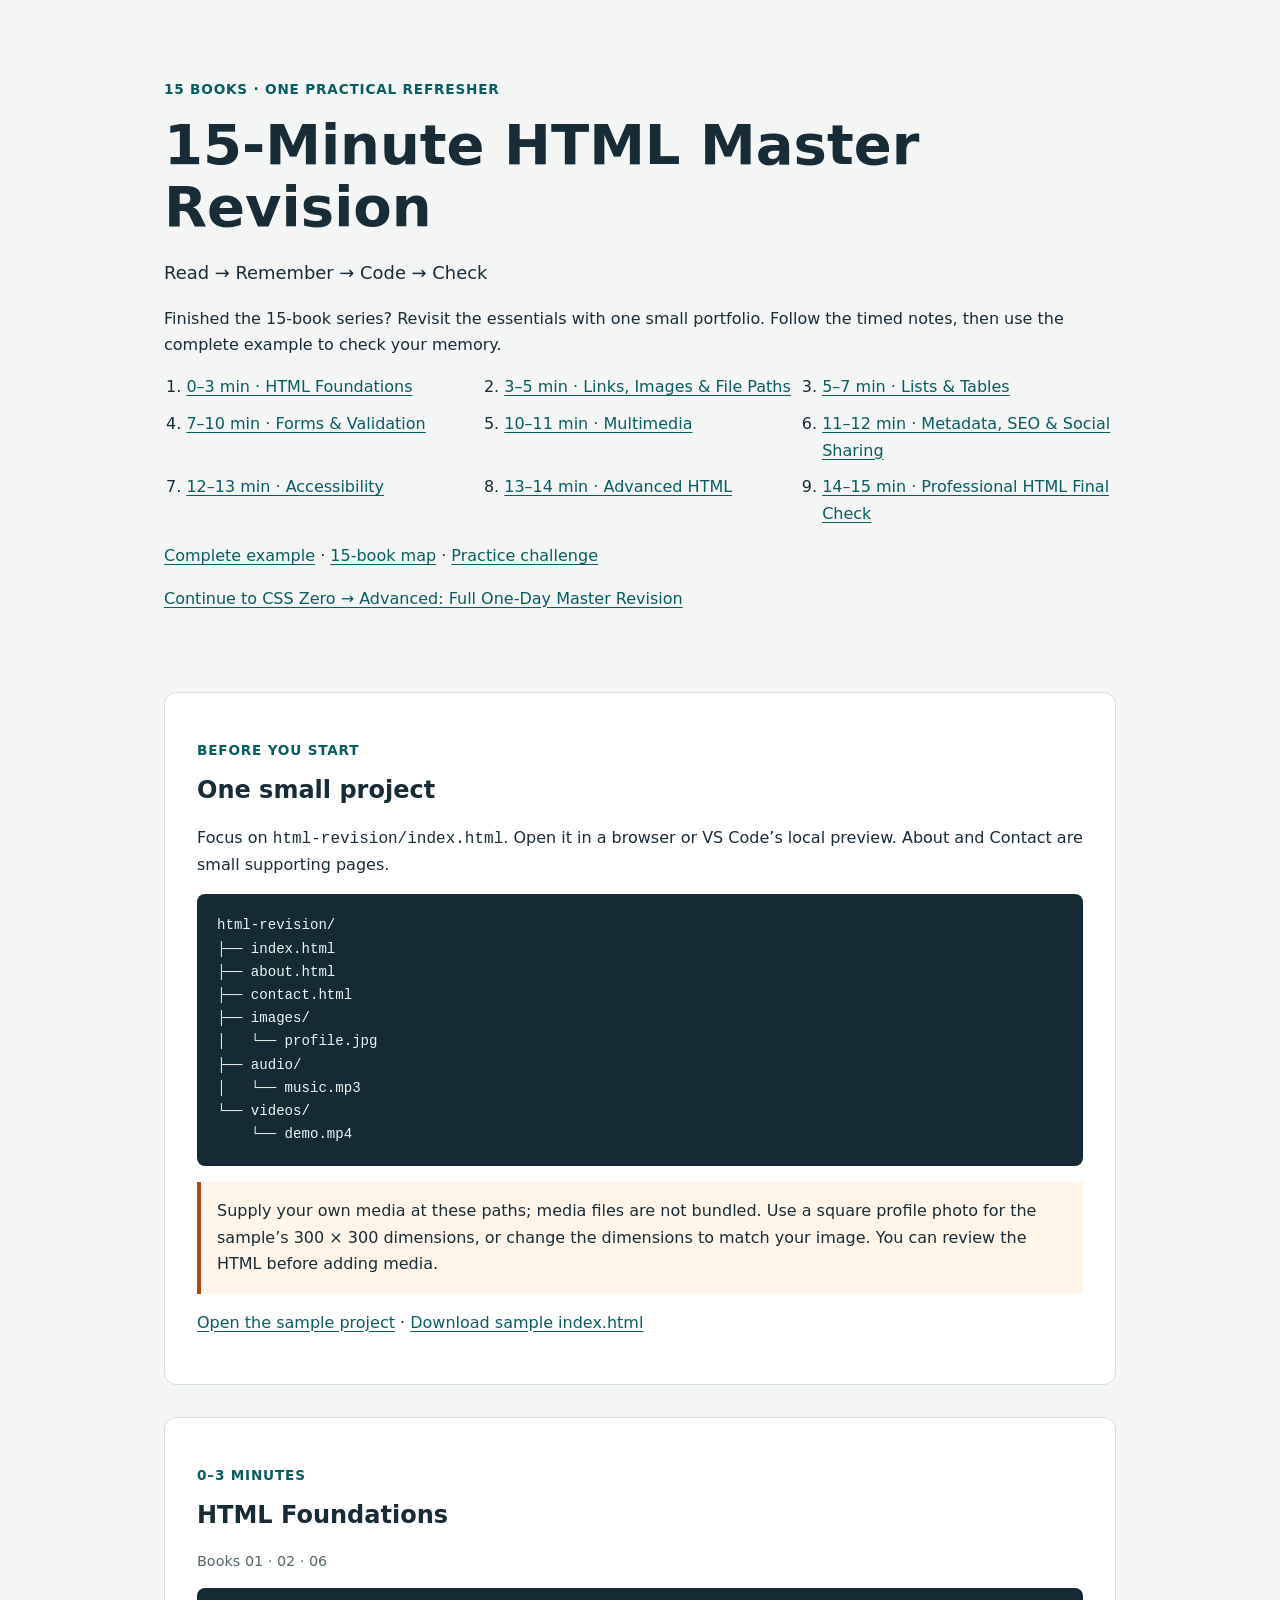
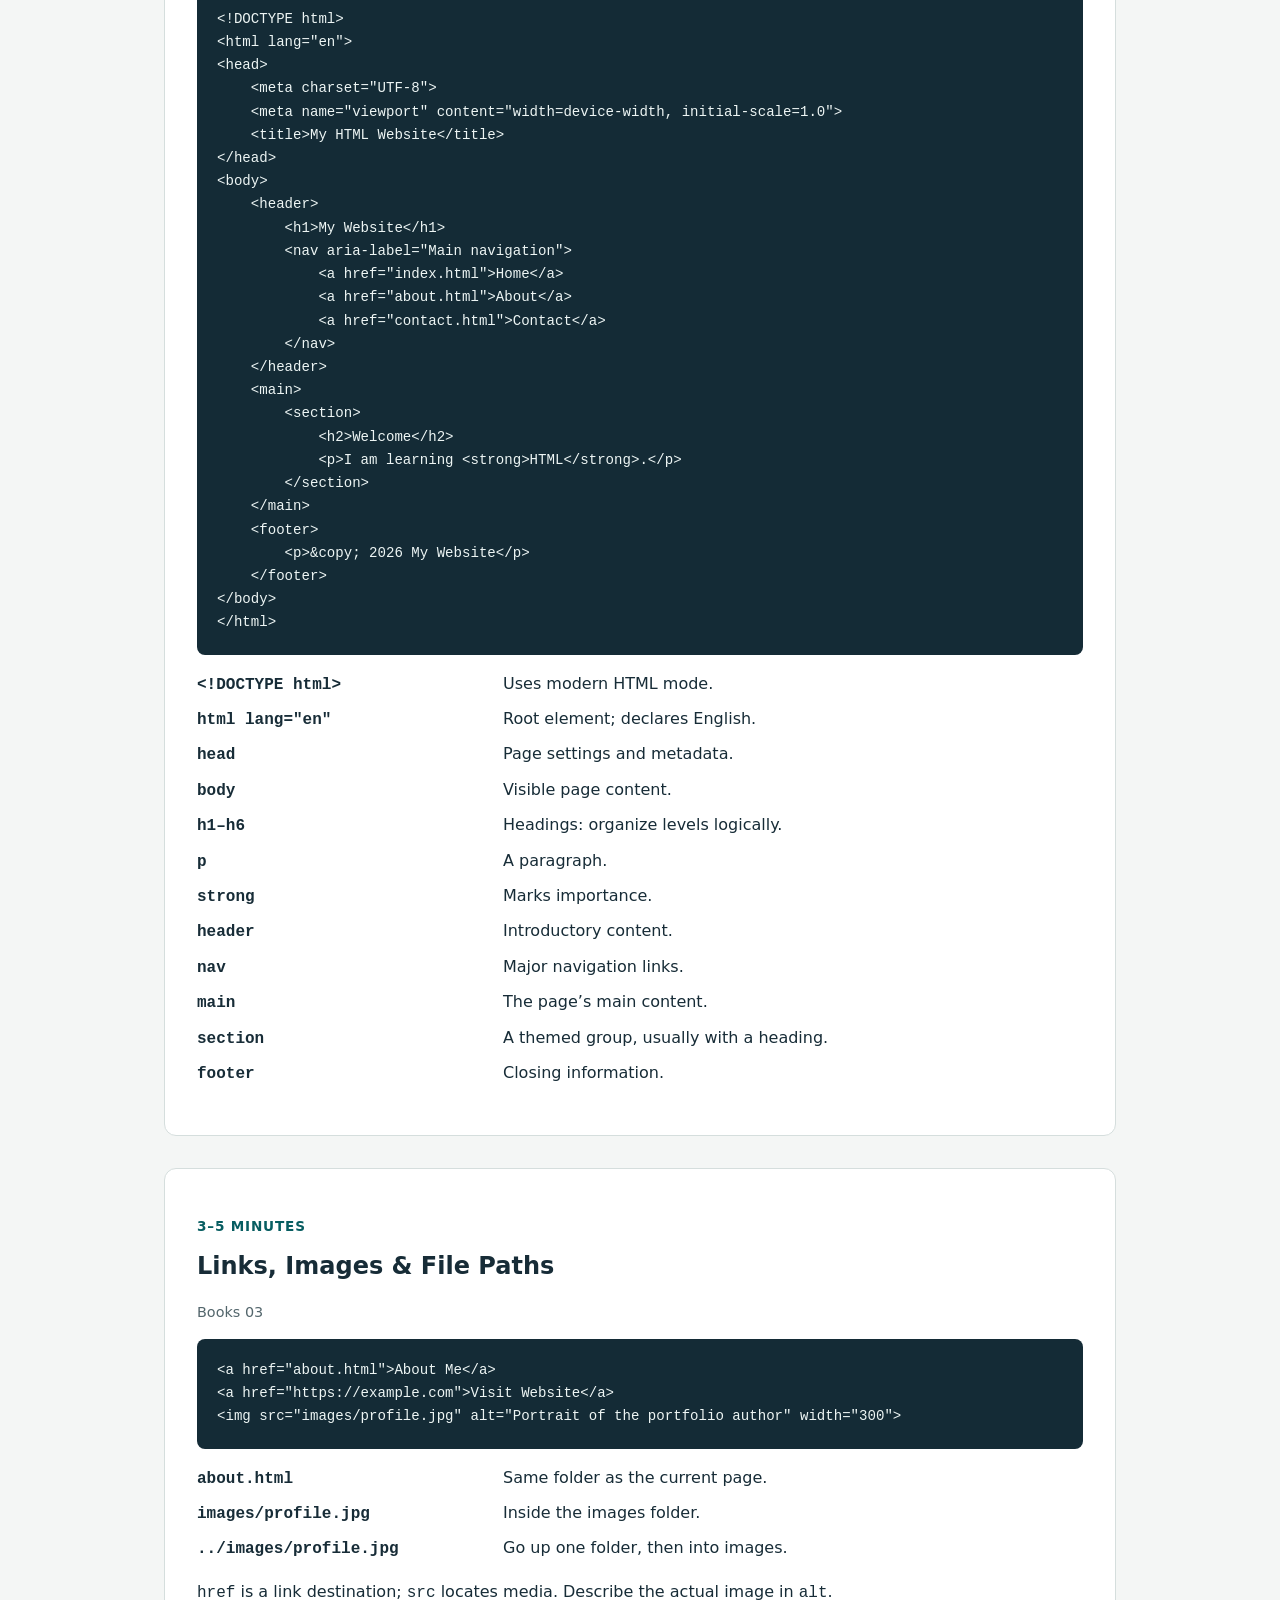
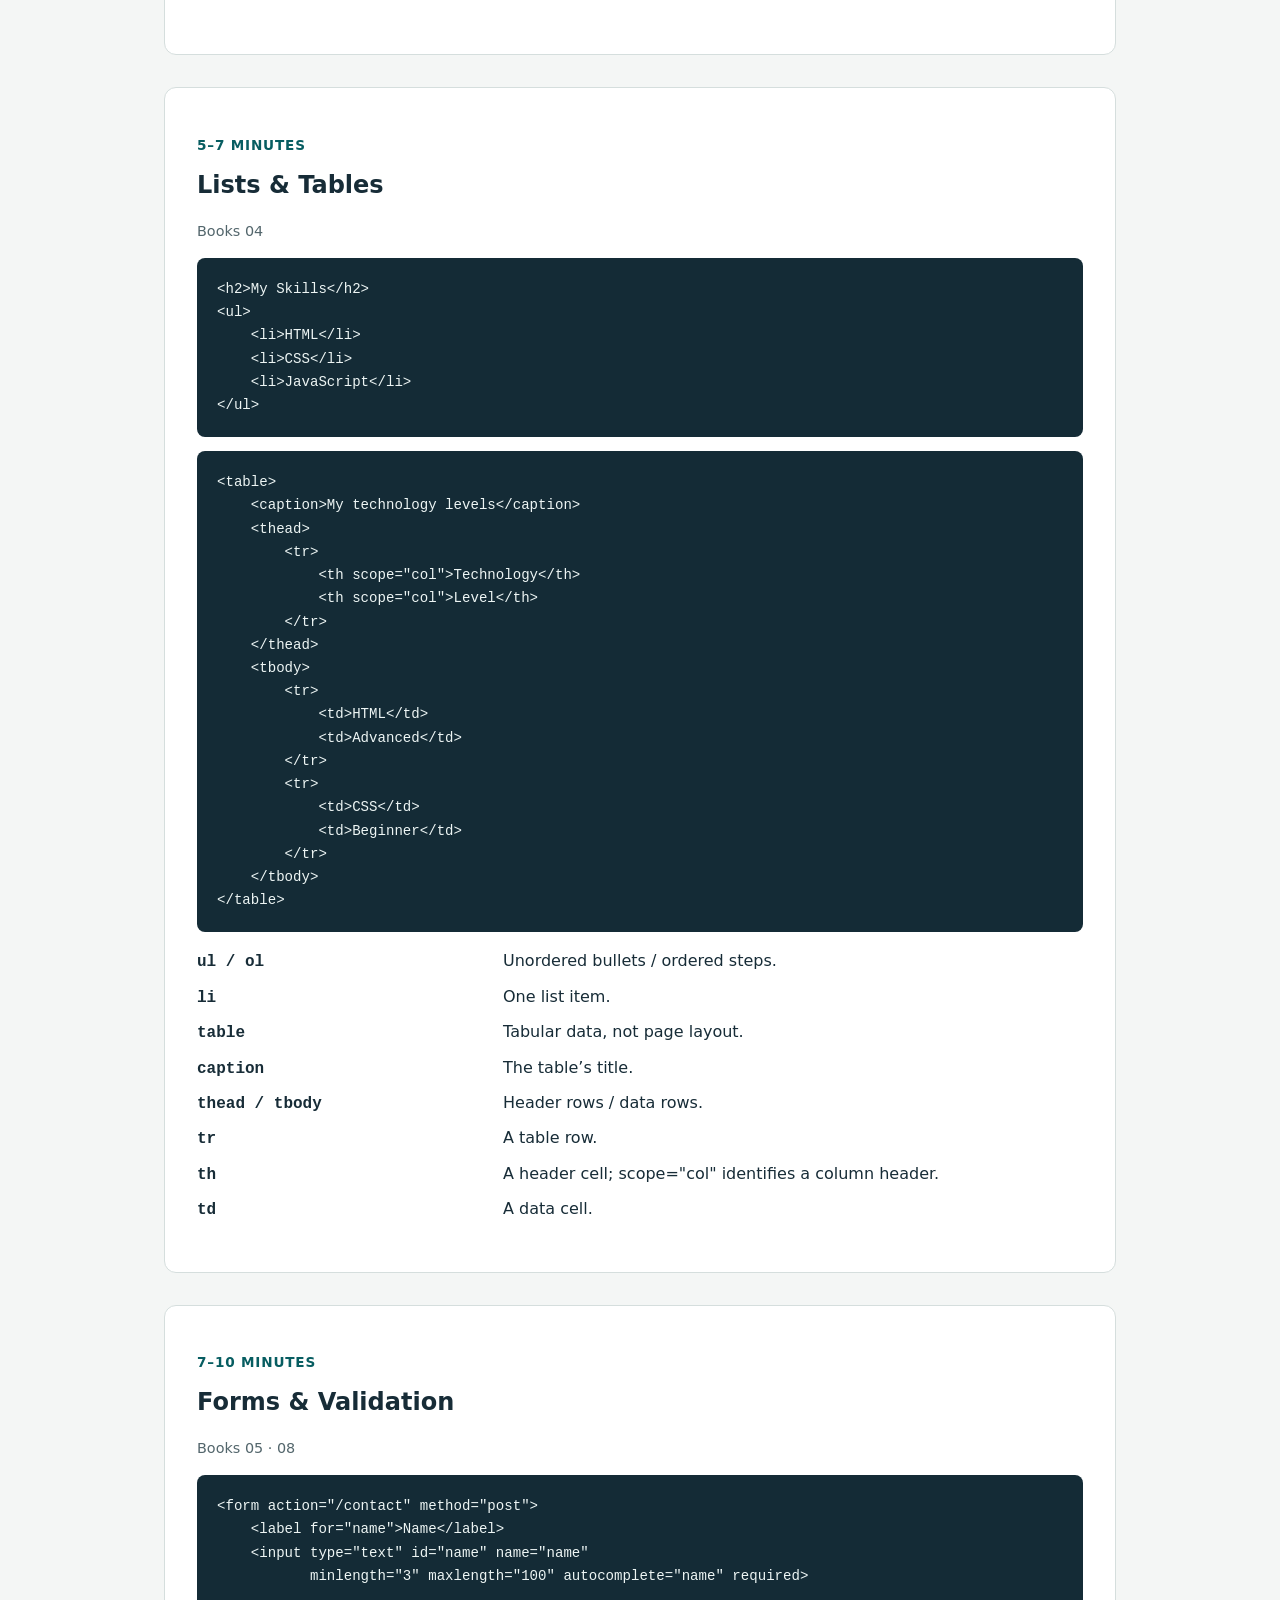
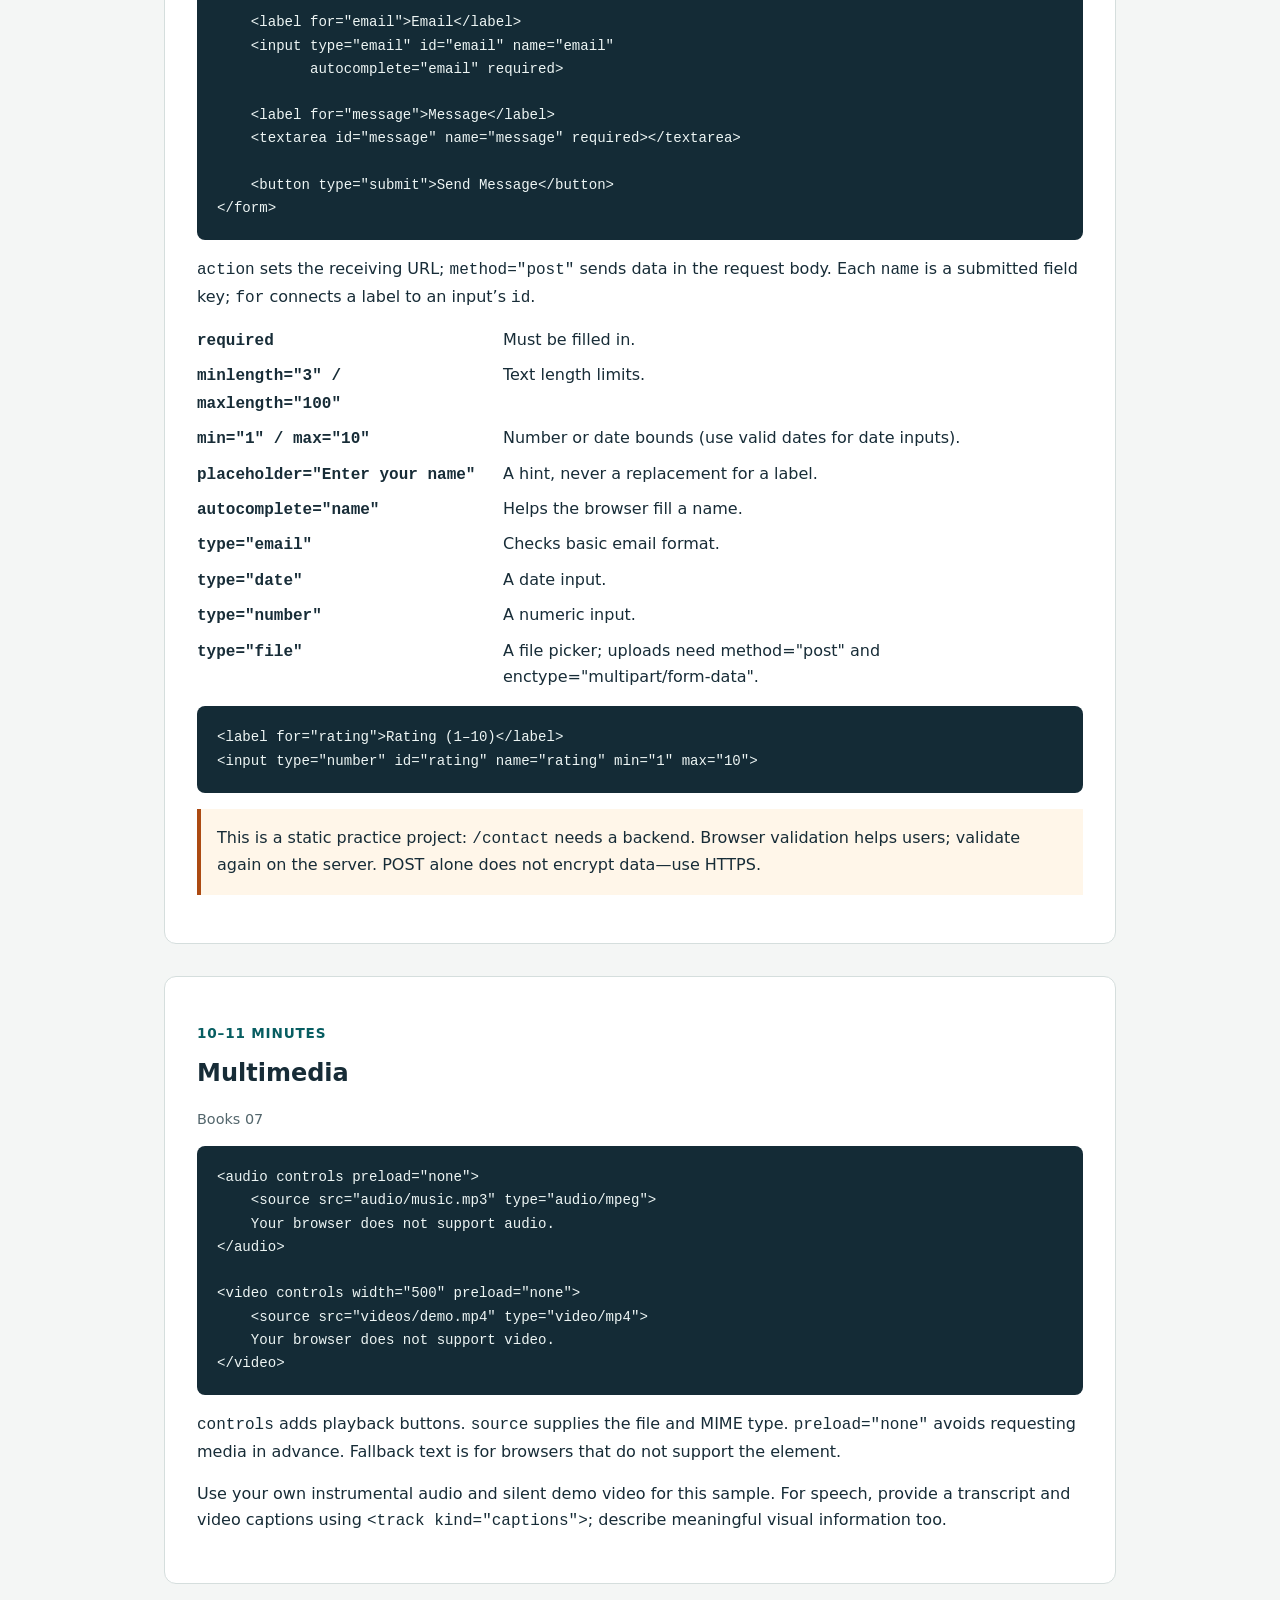
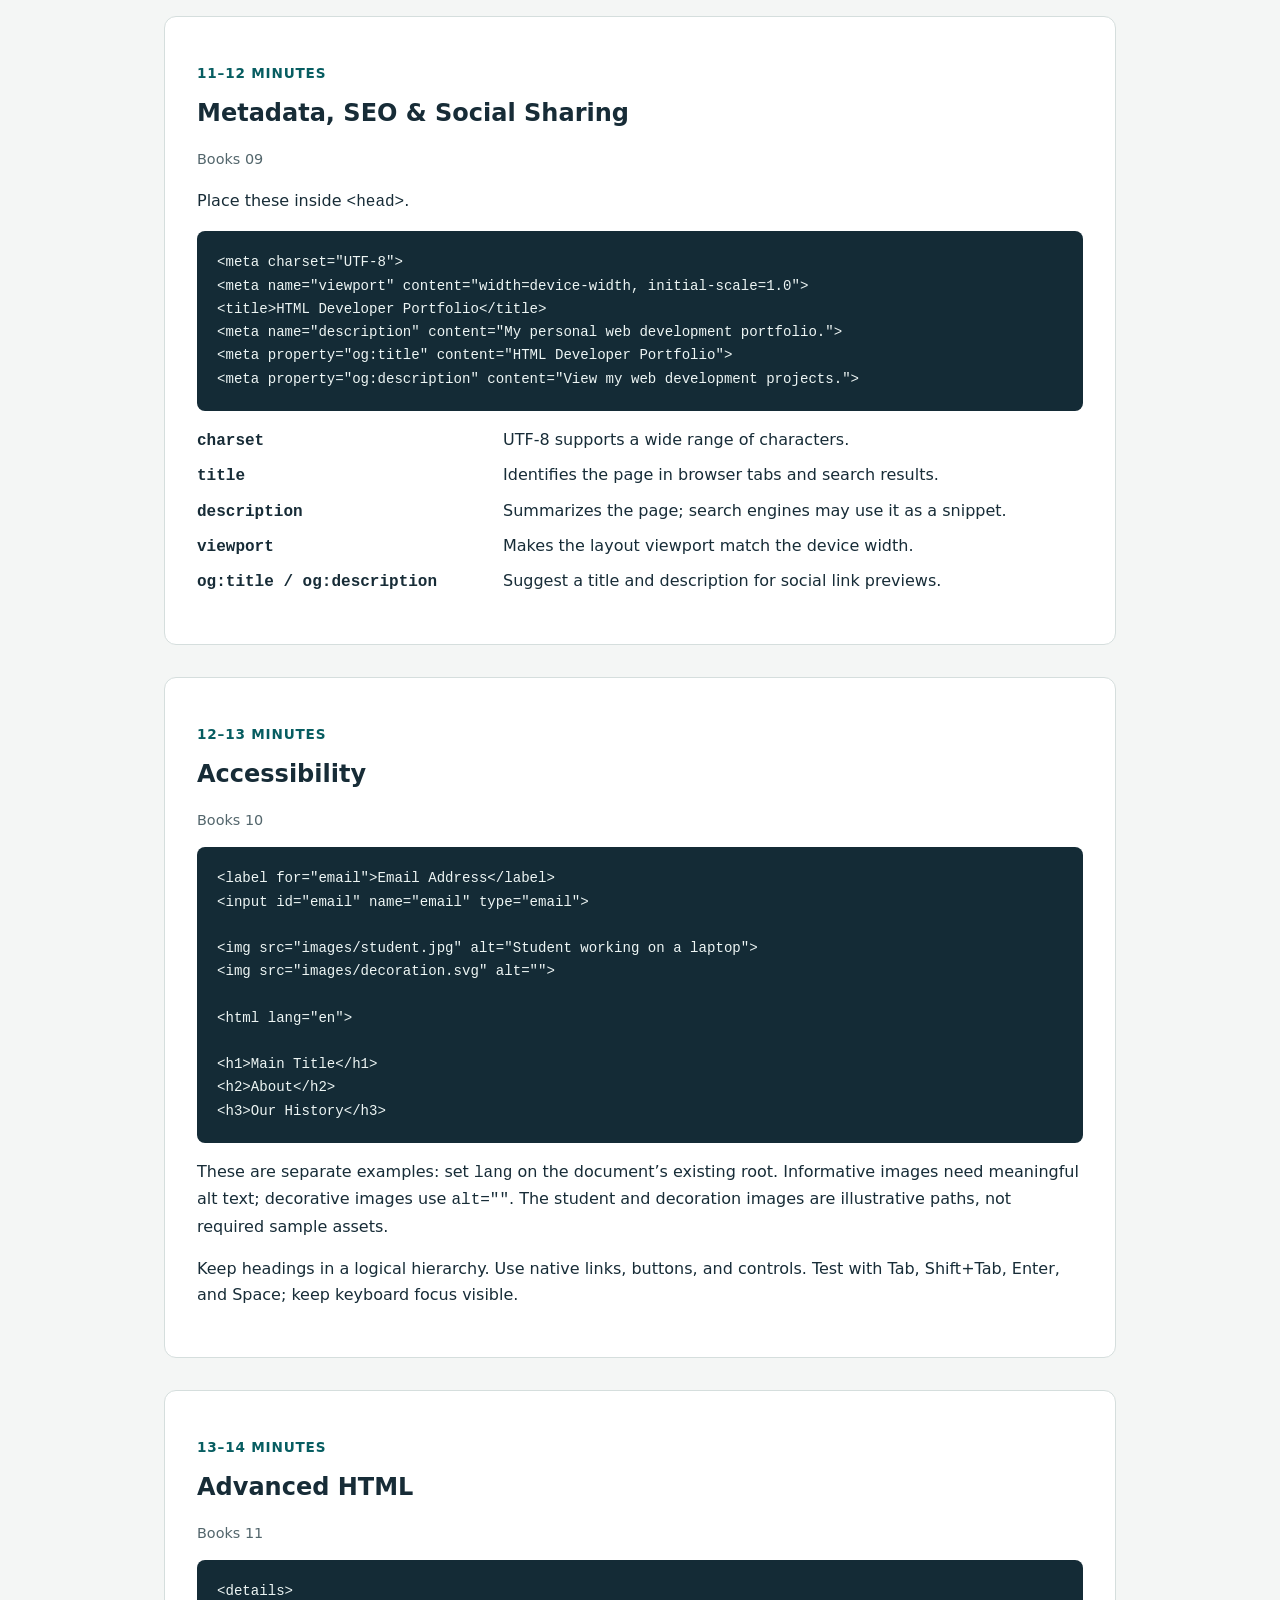
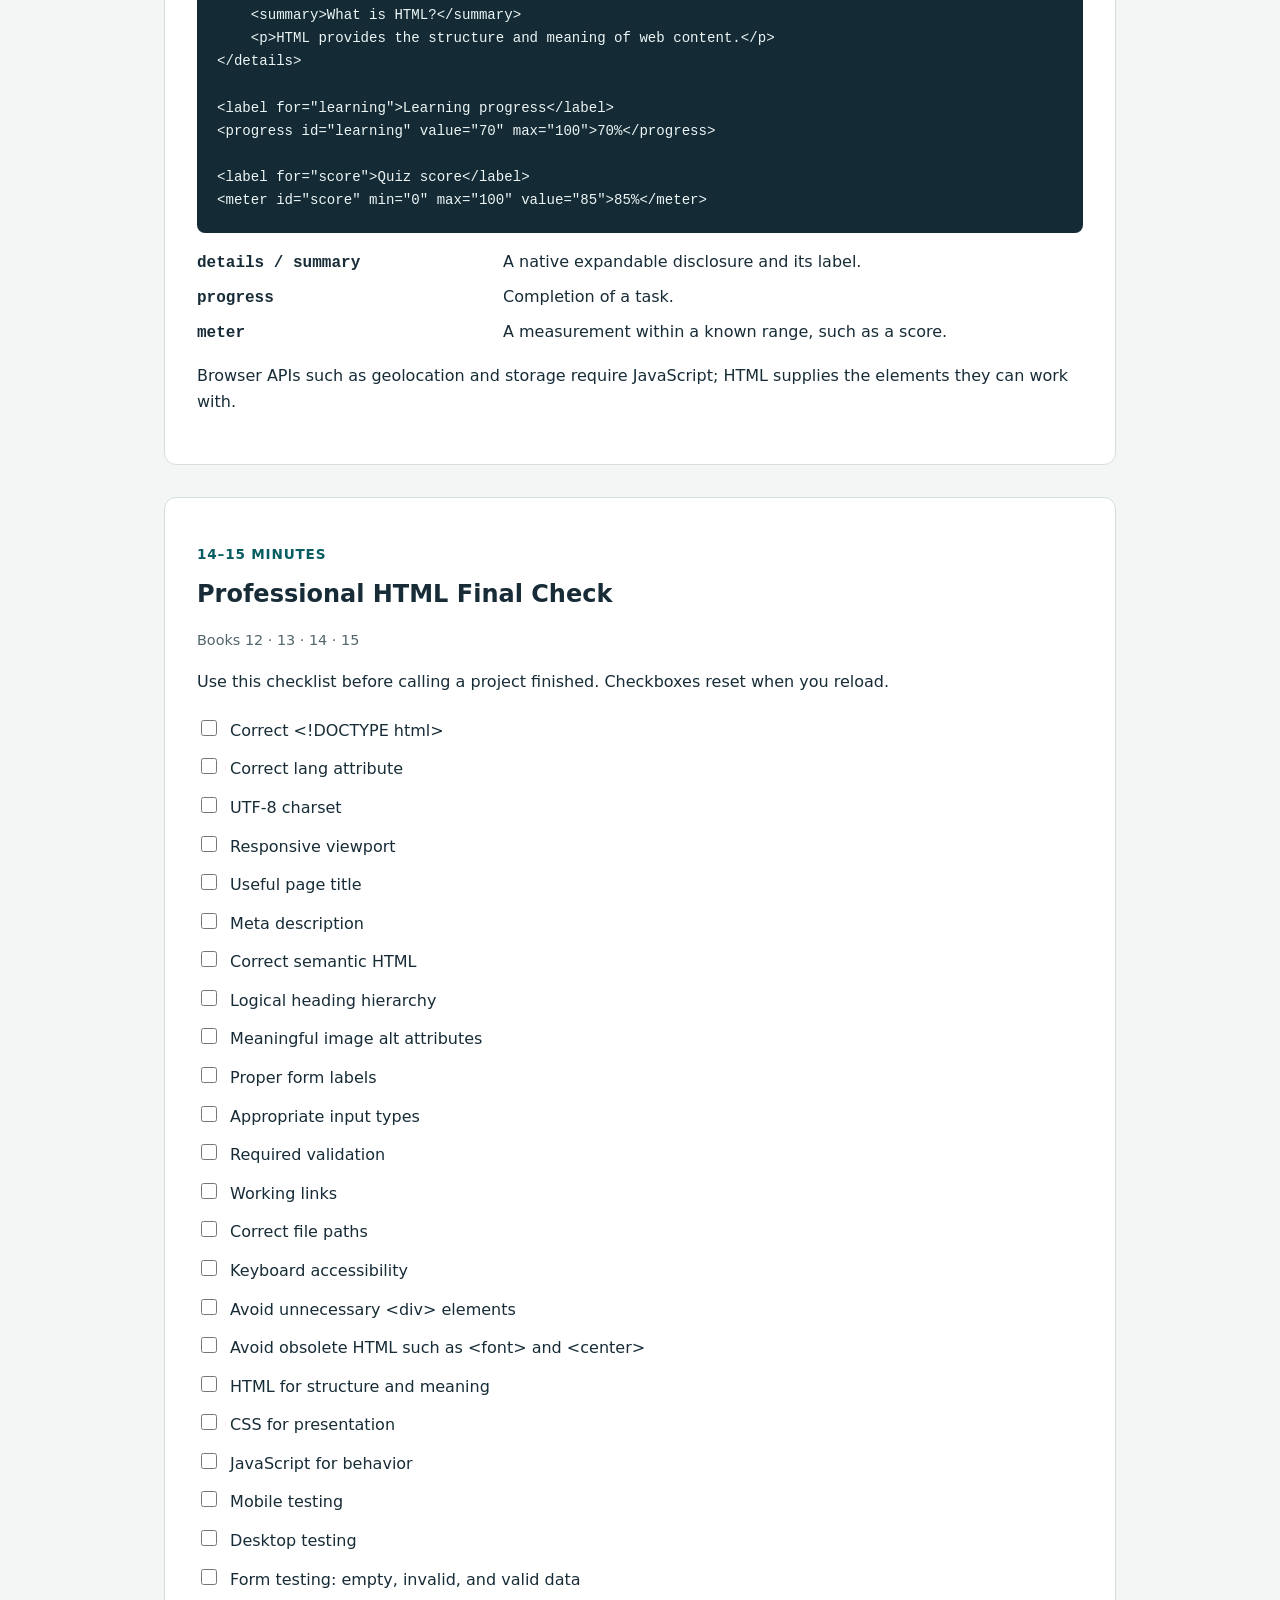
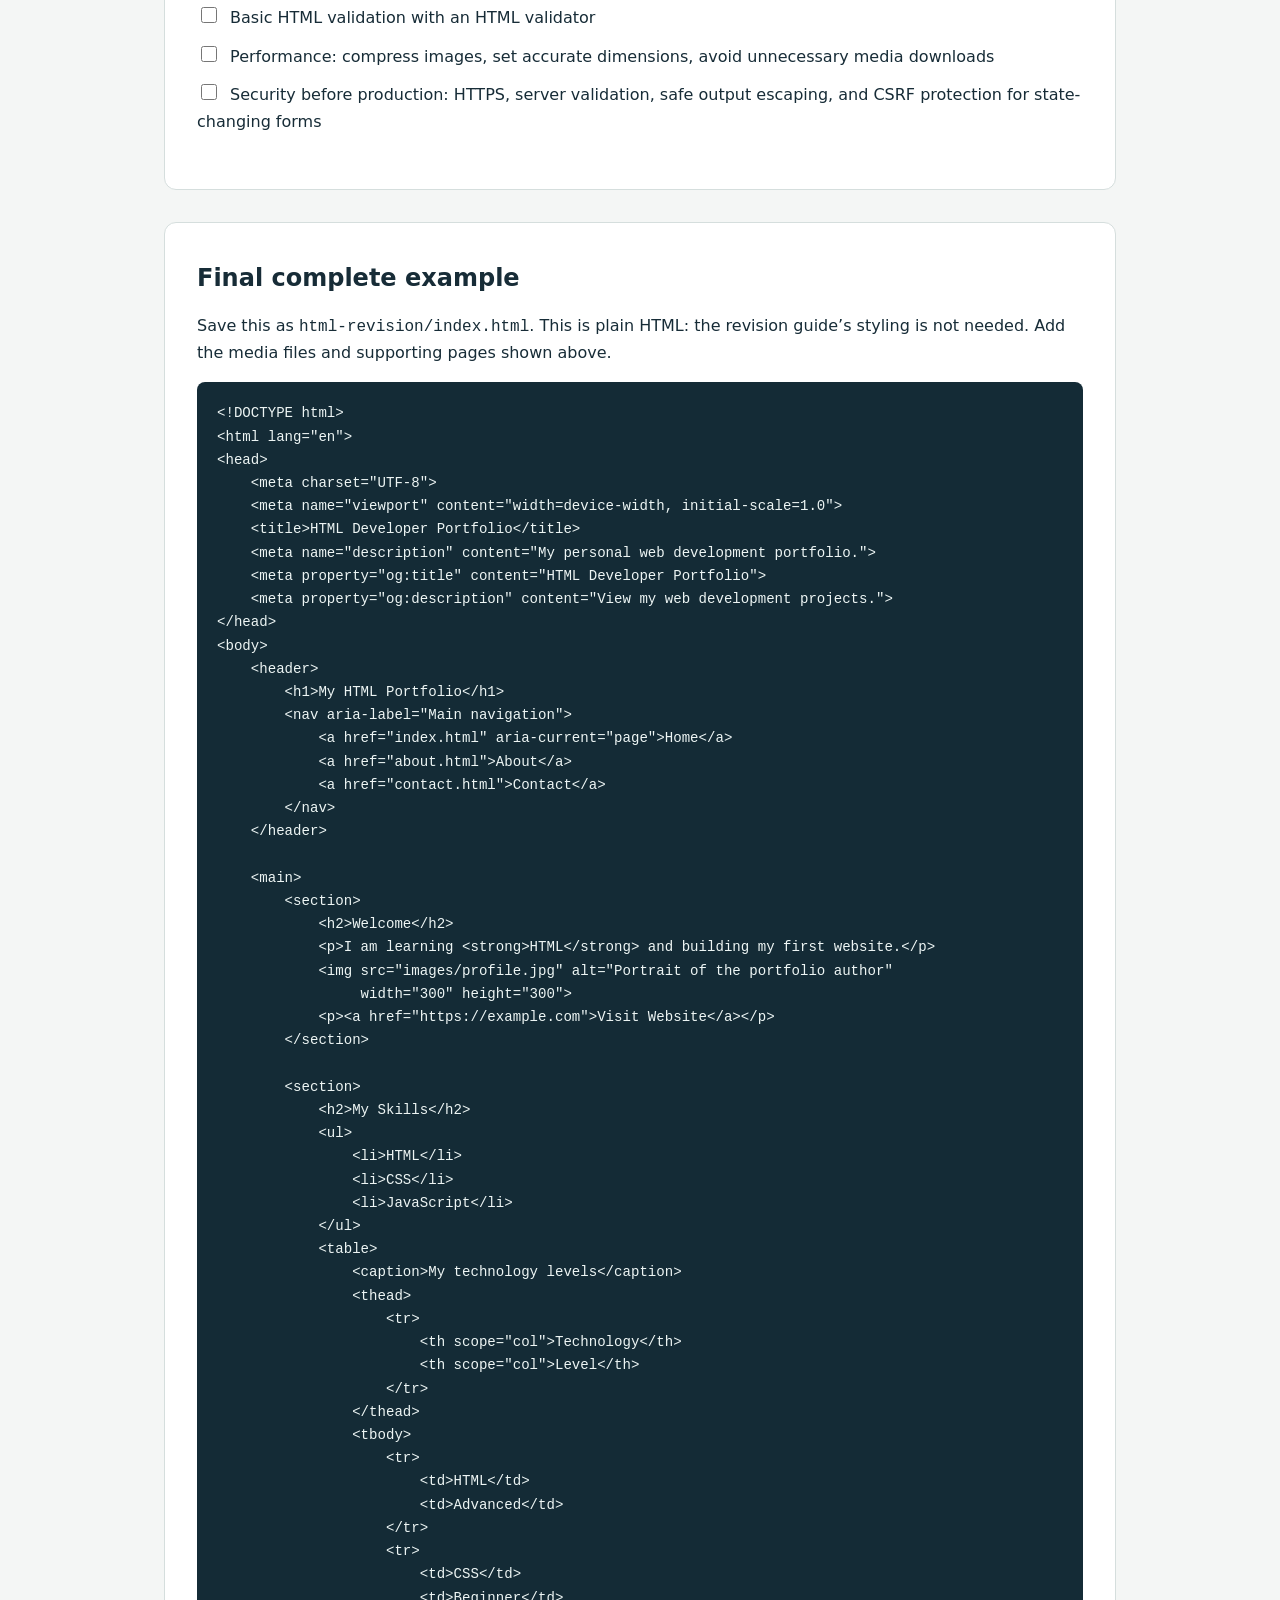
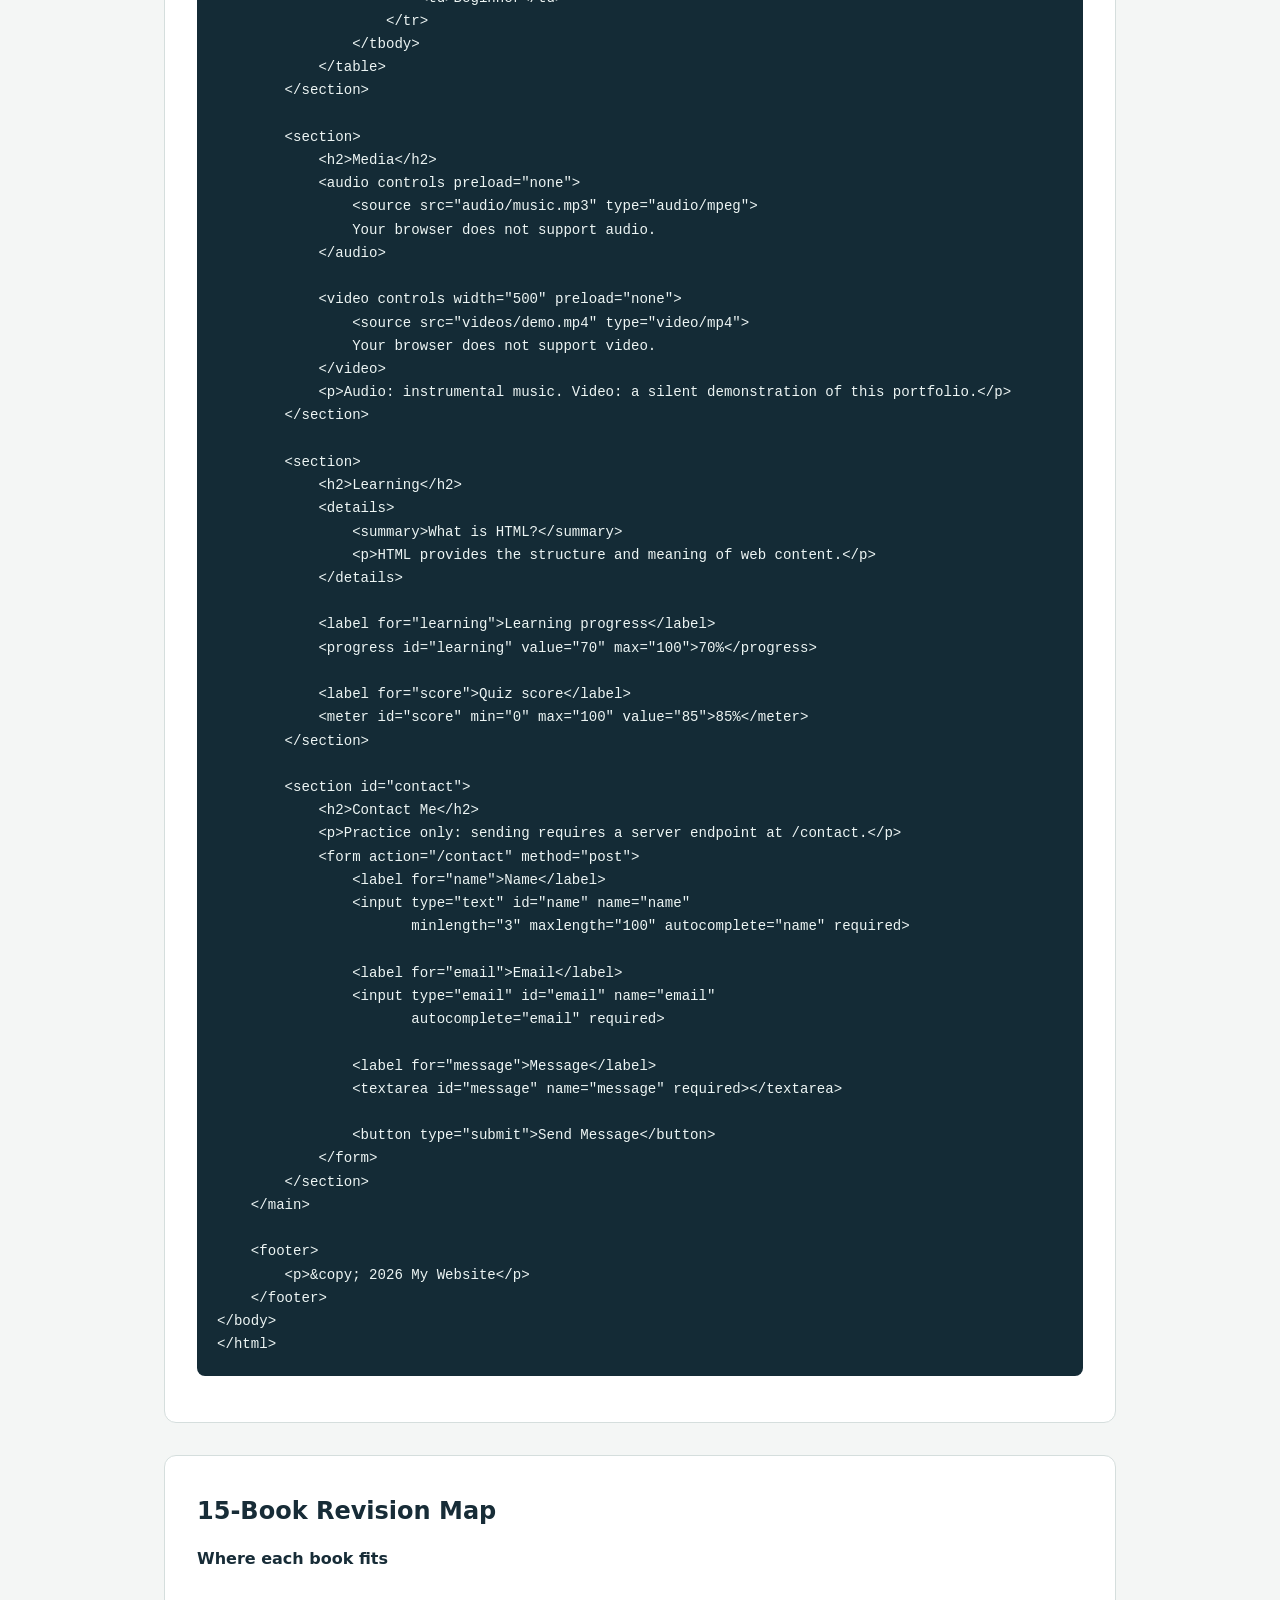
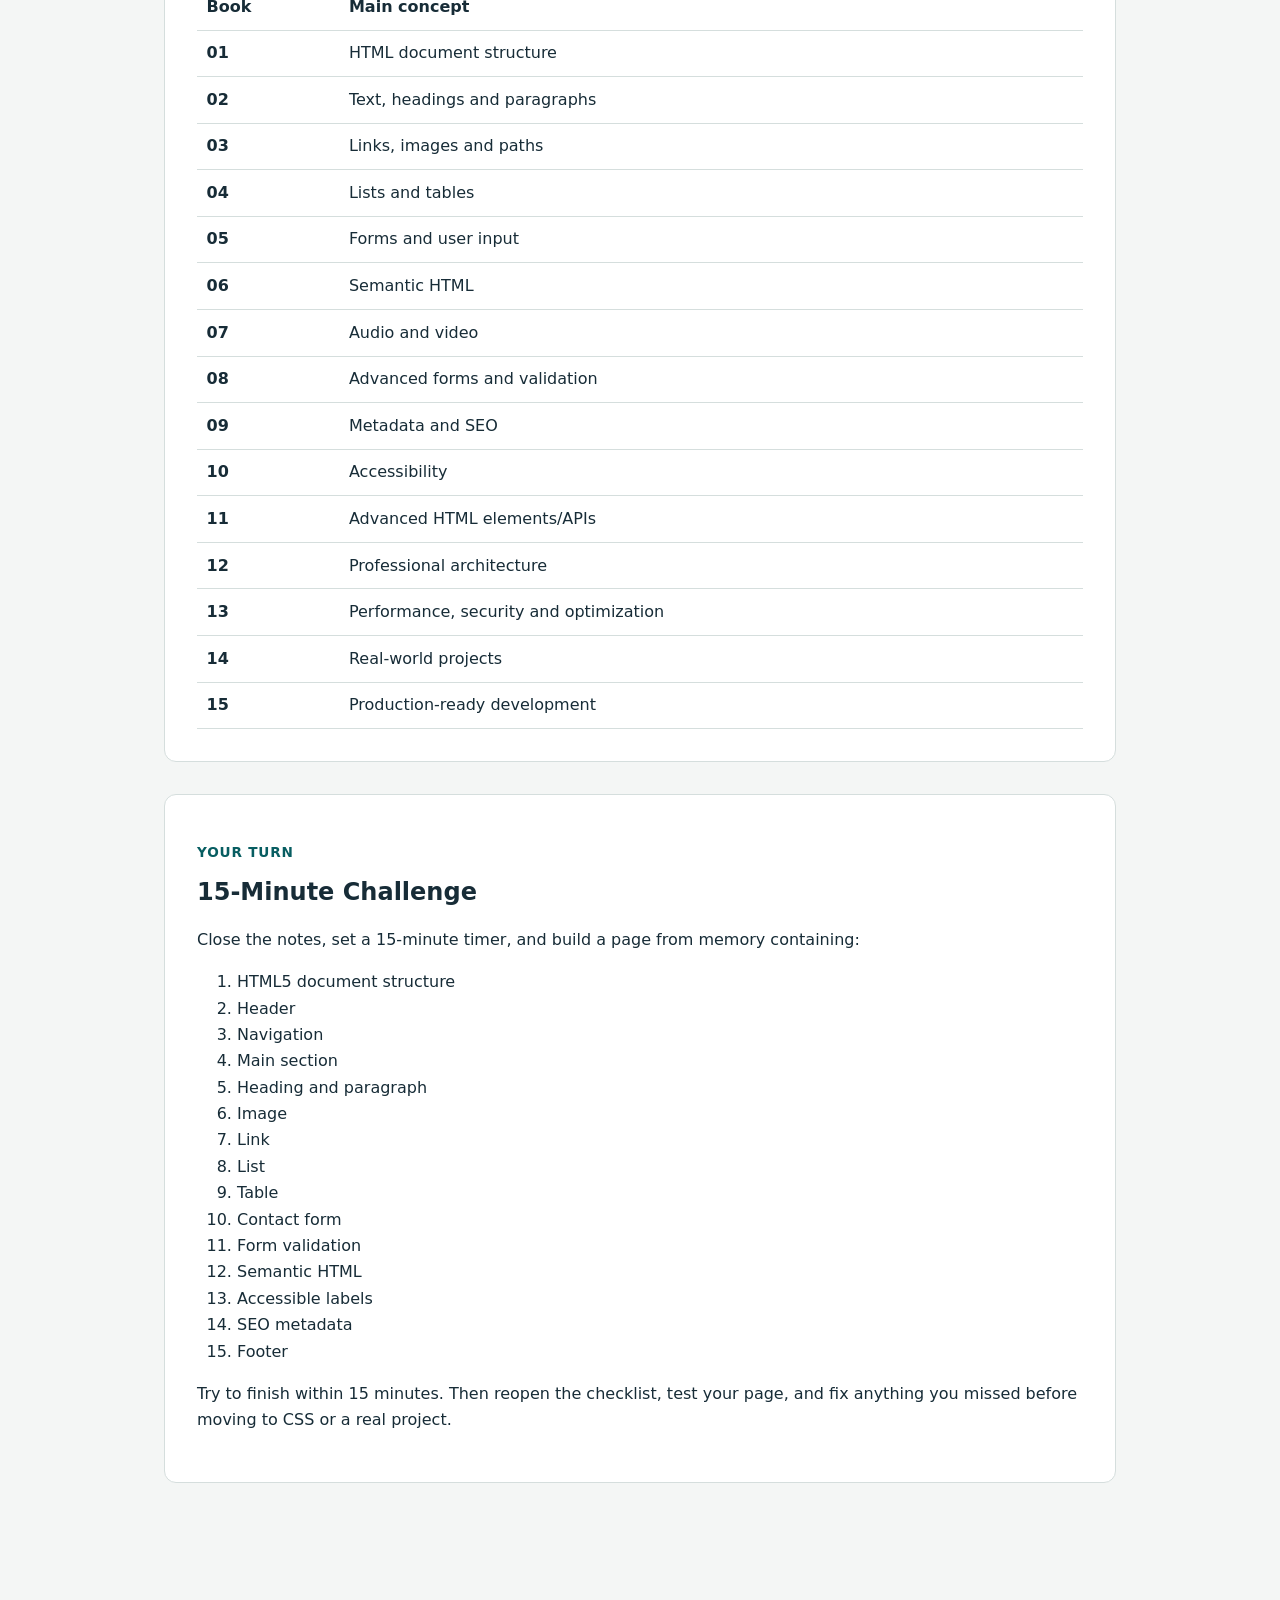
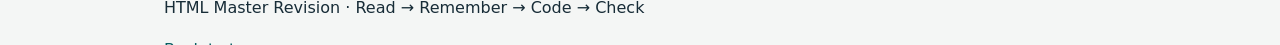
<file: index.html>
<!doctype html>
<html lang="en">
  <head>
    <meta charset="UTF-8" />
    <meta name="viewport" content="width=device-width, initial-scale=1.0" />
    <title>15-Minute HTML Master Revision</title>
    <meta
      name="description"
      content="A practical 15-minute HTML refresher covering foundations, forms, accessibility, and production checks from all 15 books."
    />
    <style>
      :root {
        color-scheme: light;
        font-family: system-ui, sans-serif;
        color: #172c37;
        background: #f4f6f5;
        line-height: 1.65;
      }
      * {
        box-sizing: border-box;
      }
      body {
        margin: 0;
      }
      body > header,
      main,
      body > footer {
        max-width: 1000px;
        margin: auto;
        padding: 2rem 1.5rem;
      }
      body > header {
        padding-top: 4rem;
      }
      h1 {
        font-size: clamp(2rem, 5vw, 3.5rem);
        line-height: 1.12;
        max-width: 800px;
        margin: 0.7rem 0 1.2rem;
      }
      h2 {
        line-height: 1.25;
        margin-top: 0.5rem;
      }
      h3 {
        line-height: 1.3;
      }
      a {
        color: #075d61;
        text-underline-offset: 0.2em;
      }
      a:hover {
        color: #123e40;
      }
      :focus-visible {
        outline: 3px solid #ac4a12;
        outline-offset: 4px;
      }
      .eyebrow,
      .time {
        color: #075d61;
        font-weight: 700;
        letter-spacing: 0.06em;
        font-size: 0.85rem;
        text-transform: uppercase;
      }
      .intro {
        max-width: 720px;
        font-size: 1.12rem;
      }
      nav ol {
        display: grid;
        grid-template-columns: repeat(auto-fit, minmax(230px, 1fr));
        gap: 0.65rem 1.5rem;
        padding-left: 1.4rem;
      }
      section {
        margin-bottom: 2rem;
        background: white;
        border: 1px solid #d5dedd;
        border-radius: 12px;
        padding: clamp(1rem, 3vw, 2rem);
        scroll-margin-top: 1rem;
      }
      .books {
        color: #53666c;
        font-size: 0.9rem;
      }
      pre {
        background: #142b36;
        color: #edf5f4;
        padding: 1.25rem;
        border-radius: 8px;
        overflow-x: auto;
        font-size: 0.88rem;
        line-height: 1.65;
      }
      code {
        font-family: Consolas, monospace;
        overflow-wrap: anywhere;
      }
      pre code {
        overflow-wrap: normal;
      }
      dl {
        display: grid;
        grid-template-columns: minmax(130px, 1fr) 2fr;
        gap: 0.5rem 1rem;
      }
      dt {
        font-weight: 600;
      }
      dd {
        margin: 0;
      }
      .note {
        padding: 1rem;
        border-left: 4px solid #ac4a12;
        background: #fff6e9;
      }
      .checklist {
        list-style: none;
        padding: 0;
      }
      .checklist li {
        padding: 0.35rem 0;
      }
      input[type="checkbox"] {
        accent-color: #075d61;
        width: 1rem;
        height: 1rem;
        margin-right: 0.5rem;
      }
      table {
        width: 100%;
        border-collapse: collapse;
      }
      caption {
        text-align: left;
        font-weight: 600;
        margin-bottom: 0.7rem;
      }
      th,
      td {
        padding: 0.6rem;
        border-bottom: 1px solid #d5dedd;
        text-align: left;
      }
      .skip {
        position: absolute;
        top: -100px;
        left: 1rem;
        padding: 0.6rem;
        background: white;
      }
      .skip:focus {
        top: 1rem;
      }
      @media (max-width: 550px) {
        dl {
          grid-template-columns: 1fr;
        }
        dd {
          margin-bottom: 0.5rem;
        }
      }
      @media print {
        :root {
          background: white;
          color: black;
        }
        section {
          border: 0;
          padding: 0;
        }
        pre {
          white-space: pre-wrap;
          overflow-wrap: anywhere;
          background: #eee;
          color: black;
        }
        nav,
        .skip {
          display: none;
        }
      }
    </style>
  </head>
  <body>
    <a class="skip" href="#revision">Skip to revision</a>
    <header>
      <p class="eyebrow">15 books · One practical refresher</p>
      <h1>15-Minute HTML Master Revision</h1>
      <p class="intro">Read → Remember → Code → Check</p>
      <p>
        Finished the 15-book series? Revisit the essentials with one small
        portfolio. Follow the timed notes, then use the complete example to
        check your memory.
      </p>
      <nav aria-label="Revision timeline">
        <ol>
          <li><a href="#foundations">0–3 min · HTML Foundations</a></li>
          <li><a href="#paths">3–5 min · Links, Images & File Paths</a></li>
          <li><a href="#lists">5–7 min · Lists & Tables</a></li>
          <li><a href="#forms">7–10 min · Forms & Validation</a></li>
          <li><a href="#media">10–11 min · Multimedia</a></li>
          <li>
            <a href="#metadata">11–12 min · Metadata, SEO & Social Sharing</a>
          </li>
          <li><a href="#accessibility">12–13 min · Accessibility</a></li>
          <li><a href="#advanced">13–14 min · Advanced HTML</a></li>
          <li>
            <a href="#check">14–15 min · Professional HTML Final Check</a>
          </li>
        </ol>
      </nav>
      <p>
        <a href="#complete">Complete example</a> ·
        <a href="#book-map">15-book map</a> ·
        <a href="#challenge">Practice challenge</a>
      </p>
      <p><a href="css-revision.html">Continue to CSS Zero &rarr; Advanced: Full One-Day Master Revision</a></p>
    </header>
    <main id="revision">
      <section aria-labelledby="setup-title">
        <p class="eyebrow">Before you start</p>
        <h2 id="setup-title">One small project</h2>
        <p>
          Focus on <code>html-revision/index.html</code>. Open it in a browser
          or VS Code’s local preview. About and Contact are small supporting
          pages.
        </p>
        <pre><code>html-revision/
├── index.html
├── about.html
├── contact.html
├── images/
│   └── profile.jpg
├── audio/
│   └── music.mp3
└── videos/
    └── demo.mp4</code></pre>
        <p class="note">
          Supply your own media at these paths; media files are not bundled. Use
          a square profile photo for the sample’s 300 × 300 dimensions, or
          change the dimensions to match your image. You can review the HTML
          before adding media.
        </p>
        <p>
          <a href="html-revision/index.html">Open the sample project</a> ·
          <a href="html-revision/index.html" download="index.html"
            >Download sample index.html</a
          >
        </p>
      </section>
      <section id="foundations" aria-labelledby="foundations-title">
        <p class="time">0–3 minutes</p>
        <h2 id="foundations-title">HTML Foundations</h2>
        <p class="books">Books 01 · 02 · 06</p>
        <pre><code>&lt;!DOCTYPE html&gt;
&lt;html lang=&quot;en&quot;&gt;
&lt;head&gt;
    &lt;meta charset=&quot;UTF-8&quot;&gt;
    &lt;meta name=&quot;viewport&quot; content=&quot;width=device-width, initial-scale=1.0&quot;&gt;
    &lt;title&gt;My HTML Website&lt;/title&gt;
&lt;/head&gt;
&lt;body&gt;
    &lt;header&gt;
        &lt;h1&gt;My Website&lt;/h1&gt;
        &lt;nav aria-label=&quot;Main navigation&quot;&gt;
            &lt;a href=&quot;index.html&quot;&gt;Home&lt;/a&gt;
            &lt;a href=&quot;about.html&quot;&gt;About&lt;/a&gt;
            &lt;a href=&quot;contact.html&quot;&gt;Contact&lt;/a&gt;
        &lt;/nav&gt;
    &lt;/header&gt;
    &lt;main&gt;
        &lt;section&gt;
            &lt;h2&gt;Welcome&lt;/h2&gt;
            &lt;p&gt;I am learning &lt;strong&gt;HTML&lt;/strong&gt;.&lt;/p&gt;
        &lt;/section&gt;
    &lt;/main&gt;
    &lt;footer&gt;
        &lt;p&gt;&amp;copy; 2026 My Website&lt;/p&gt;
    &lt;/footer&gt;
&lt;/body&gt;
&lt;/html&gt;</code></pre>
        <dl>
          <dt><code>&lt;!DOCTYPE html&gt;</code></dt>
          <dd>Uses modern HTML mode.</dd>
          <dt><code>html lang=&quot;en&quot;</code></dt>
          <dd>Root element; declares English.</dd>
          <dt><code>head</code></dt>
          <dd>Page settings and metadata.</dd>
          <dt><code>body</code></dt>
          <dd>Visible page content.</dd>
          <dt><code>h1–h6</code></dt>
          <dd>Headings: organize levels logically.</dd>
          <dt><code>p</code></dt>
          <dd>A paragraph.</dd>
          <dt><code>strong</code></dt>
          <dd>Marks importance.</dd>
          <dt><code>header</code></dt>
          <dd>Introductory content.</dd>
          <dt><code>nav</code></dt>
          <dd>Major navigation links.</dd>
          <dt><code>main</code></dt>
          <dd>The page’s main content.</dd>
          <dt><code>section</code></dt>
          <dd>A themed group, usually with a heading.</dd>
          <dt><code>footer</code></dt>
          <dd>Closing information.</dd>
        </dl>
      </section>
      <section id="paths" aria-labelledby="paths-title">
        <p class="time">3–5 minutes</p>
        <h2 id="paths-title">Links, Images & File Paths</h2>
        <p class="books">Books 03</p>
        <pre><code>&lt;a href=&quot;about.html&quot;&gt;About Me&lt;/a&gt;
&lt;a href=&quot;https://example.com&quot;&gt;Visit Website&lt;/a&gt;
&lt;img src=&quot;images/profile.jpg&quot; alt=&quot;Portrait of the portfolio author&quot; width=&quot;300&quot;&gt;</code></pre>
        <dl>
          <dt><code>about.html</code></dt>
          <dd>Same folder as the current page.</dd>
          <dt><code>images/profile.jpg</code></dt>
          <dd>Inside the images folder.</dd>
          <dt><code>../images/profile.jpg</code></dt>
          <dd>Go up one folder, then into images.</dd>
        </dl>
        <p>
          <code>href</code> is a link destination; <code>src</code> locates
          media. Describe the actual image in <code>alt</code>.
        </p>
      </section>
      <section id="lists" aria-labelledby="lists-title">
        <p class="time">5–7 minutes</p>
        <h2 id="lists-title">Lists & Tables</h2>
        <p class="books">Books 04</p>
        <pre><code>&lt;h2&gt;My Skills&lt;/h2&gt;
&lt;ul&gt;
    &lt;li&gt;HTML&lt;/li&gt;
    &lt;li&gt;CSS&lt;/li&gt;
    &lt;li&gt;JavaScript&lt;/li&gt;
&lt;/ul&gt;</code></pre>
        <pre><code>&lt;table&gt;
    &lt;caption&gt;My technology levels&lt;/caption&gt;
    &lt;thead&gt;
        &lt;tr&gt;
            &lt;th scope=&quot;col&quot;&gt;Technology&lt;/th&gt;
            &lt;th scope=&quot;col&quot;&gt;Level&lt;/th&gt;
        &lt;/tr&gt;
    &lt;/thead&gt;
    &lt;tbody&gt;
        &lt;tr&gt;
            &lt;td&gt;HTML&lt;/td&gt;
            &lt;td&gt;Advanced&lt;/td&gt;
        &lt;/tr&gt;
        &lt;tr&gt;
            &lt;td&gt;CSS&lt;/td&gt;
            &lt;td&gt;Beginner&lt;/td&gt;
        &lt;/tr&gt;
    &lt;/tbody&gt;
&lt;/table&gt;</code></pre>
        <dl>
          <dt><code>ul / ol</code></dt>
          <dd>Unordered bullets / ordered steps.</dd>
          <dt><code>li</code></dt>
          <dd>One list item.</dd>
          <dt><code>table</code></dt>
          <dd>Tabular data, not page layout.</dd>
          <dt><code>caption</code></dt>
          <dd>The table’s title.</dd>
          <dt><code>thead / tbody</code></dt>
          <dd>Header rows / data rows.</dd>
          <dt><code>tr</code></dt>
          <dd>A table row.</dd>
          <dt><code>th</code></dt>
          <dd>A header cell; scope="col" identifies a column header.</dd>
          <dt><code>td</code></dt>
          <dd>A data cell.</dd>
        </dl>
      </section>
      <section id="forms" aria-labelledby="forms-title">
        <p class="time">7–10 minutes</p>
        <h2 id="forms-title">Forms & Validation</h2>
        <p class="books">Books 05 · 08</p>
        <pre><code>&lt;form action=&quot;/contact&quot; method=&quot;post&quot;&gt;
    &lt;label for=&quot;name&quot;&gt;Name&lt;/label&gt;
    &lt;input type=&quot;text&quot; id=&quot;name&quot; name=&quot;name&quot;
           minlength=&quot;3&quot; maxlength=&quot;100&quot; autocomplete=&quot;name&quot; required&gt;

    &lt;label for=&quot;email&quot;&gt;Email&lt;/label&gt;
    &lt;input type=&quot;email&quot; id=&quot;email&quot; name=&quot;email&quot;
           autocomplete=&quot;email&quot; required&gt;

    &lt;label for=&quot;message&quot;&gt;Message&lt;/label&gt;
    &lt;textarea id=&quot;message&quot; name=&quot;message&quot; required&gt;&lt;/textarea&gt;

    &lt;button type=&quot;submit&quot;&gt;Send Message&lt;/button&gt;
&lt;/form&gt;</code></pre>
        <p>
          <code>action</code> sets the receiving URL;
          <code>method="post"</code> sends data in the request body. Each
          <code>name</code> is a submitted field key; <code>for</code> connects
          a label to an input’s <code>id</code>.
        </p>
        <dl>
          <dt><code>required</code></dt>
          <dd>Must be filled in.</dd>
          <dt>
            <code>minlength=&quot;3&quot; / maxlength=&quot;100&quot;</code>
          </dt>
          <dd>Text length limits.</dd>
          <dt><code>min=&quot;1&quot; / max=&quot;10&quot;</code></dt>
          <dd>Number or date bounds (use valid dates for date inputs).</dd>
          <dt><code>placeholder=&quot;Enter your name&quot;</code></dt>
          <dd>A hint, never a replacement for a label.</dd>
          <dt><code>autocomplete=&quot;name&quot;</code></dt>
          <dd>Helps the browser fill a name.</dd>
          <dt><code>type=&quot;email&quot;</code></dt>
          <dd>Checks basic email format.</dd>
          <dt><code>type=&quot;date&quot;</code></dt>
          <dd>A date input.</dd>
          <dt><code>type=&quot;number&quot;</code></dt>
          <dd>A numeric input.</dd>
          <dt><code>type=&quot;file&quot;</code></dt>
          <dd>
            A file picker; uploads need method="post" and
            enctype="multipart/form-data".
          </dd>
        </dl>
        <pre><code>&lt;label for=&quot;rating&quot;&gt;Rating (1–10)&lt;/label&gt;
&lt;input type=&quot;number&quot; id=&quot;rating&quot; name=&quot;rating&quot; min=&quot;1&quot; max=&quot;10&quot;&gt;</code></pre>
        <p class="note">
          This is a static practice project: <code>/contact</code> needs a
          backend. Browser validation helps users; validate again on the server.
          POST alone does not encrypt data—use HTTPS.
        </p>
      </section>
      <section id="media" aria-labelledby="media-title">
        <p class="time">10–11 minutes</p>
        <h2 id="media-title">Multimedia</h2>
        <p class="books">Books 07</p>
        <pre><code>&lt;audio controls preload=&quot;none&quot;&gt;
    &lt;source src=&quot;audio/music.mp3&quot; type=&quot;audio/mpeg&quot;&gt;
    Your browser does not support audio.
&lt;/audio&gt;

&lt;video controls width=&quot;500&quot; preload=&quot;none&quot;&gt;
    &lt;source src=&quot;videos/demo.mp4&quot; type=&quot;video/mp4&quot;&gt;
    Your browser does not support video.
&lt;/video&gt;</code></pre>
        <p>
          <code>controls</code> adds playback buttons.
          <code>source</code> supplies the file and MIME type.
          <code>preload="none"</code> avoids requesting media in advance.
          Fallback text is for browsers that do not support the element.
        </p>
        <p>
          Use your own instrumental audio and silent demo video for this sample.
          For speech, provide a transcript and video captions using
          <code>&lt;track kind="captions"&gt;</code>; describe meaningful visual
          information too.
        </p>
      </section>
      <section id="metadata" aria-labelledby="metadata-title">
        <p class="time">11–12 minutes</p>
        <h2 id="metadata-title">Metadata, SEO & Social Sharing</h2>
        <p class="books">Books 09</p>
        <p>Place these inside <code>&lt;head&gt;</code>.</p>
        <pre><code>&lt;meta charset=&quot;UTF-8&quot;&gt;
&lt;meta name=&quot;viewport&quot; content=&quot;width=device-width, initial-scale=1.0&quot;&gt;
&lt;title&gt;HTML Developer Portfolio&lt;/title&gt;
&lt;meta name=&quot;description&quot; content=&quot;My personal web development portfolio.&quot;&gt;
&lt;meta property=&quot;og:title&quot; content=&quot;HTML Developer Portfolio&quot;&gt;
&lt;meta property=&quot;og:description&quot; content=&quot;View my web development projects.&quot;&gt;</code></pre>
        <dl>
          <dt><code>charset</code></dt>
          <dd>UTF-8 supports a wide range of characters.</dd>
          <dt><code>title</code></dt>
          <dd>Identifies the page in browser tabs and search results.</dd>
          <dt><code>description</code></dt>
          <dd>Summarizes the page; search engines may use it as a snippet.</dd>
          <dt><code>viewport</code></dt>
          <dd>Makes the layout viewport match the device width.</dd>
          <dt><code>og:title / og:description</code></dt>
          <dd>Suggest a title and description for social link previews.</dd>
        </dl>
      </section>
      <section id="accessibility" aria-labelledby="accessibility-title">
        <p class="time">12–13 minutes</p>
        <h2 id="accessibility-title">Accessibility</h2>
        <p class="books">Books 10</p>
        <pre><code>&lt;label for=&quot;email&quot;&gt;Email Address&lt;/label&gt;
&lt;input id=&quot;email&quot; name=&quot;email&quot; type=&quot;email&quot;&gt;

&lt;img src=&quot;images/student.jpg&quot; alt=&quot;Student working on a laptop&quot;&gt;
&lt;img src=&quot;images/decoration.svg&quot; alt=&quot;&quot;&gt;

&lt;html lang=&quot;en&quot;&gt;

&lt;h1&gt;Main Title&lt;/h1&gt;
&lt;h2&gt;About&lt;/h2&gt;
&lt;h3&gt;Our History&lt;/h3&gt;</code></pre>
        <p>
          These are separate examples: set <code>lang</code> on the document’s
          existing root. Informative images need meaningful alt text; decorative
          images use <code>alt=""</code>. The student and decoration images are
          illustrative paths, not required sample assets.
        </p>
        <p>
          Keep headings in a logical hierarchy. Use native links, buttons, and
          controls. Test with Tab, Shift+Tab, Enter, and Space; keep keyboard
          focus visible.
        </p>
      </section>
      <section id="advanced" aria-labelledby="advanced-title">
        <p class="time">13–14 minutes</p>
        <h2 id="advanced-title">Advanced HTML</h2>
        <p class="books">Books 11</p>
        <pre><code>&lt;details&gt;
    &lt;summary&gt;What is HTML?&lt;/summary&gt;
    &lt;p&gt;HTML provides the structure and meaning of web content.&lt;/p&gt;
&lt;/details&gt;

&lt;label for=&quot;learning&quot;&gt;Learning progress&lt;/label&gt;
&lt;progress id=&quot;learning&quot; value=&quot;70&quot; max=&quot;100&quot;&gt;70%&lt;/progress&gt;

&lt;label for=&quot;score&quot;&gt;Quiz score&lt;/label&gt;
&lt;meter id=&quot;score&quot; min=&quot;0&quot; max=&quot;100&quot; value=&quot;85&quot;&gt;85%&lt;/meter&gt;</code></pre>
        <dl>
          <dt><code>details / summary</code></dt>
          <dd>A native expandable disclosure and its label.</dd>
          <dt><code>progress</code></dt>
          <dd>Completion of a task.</dd>
          <dt><code>meter</code></dt>
          <dd>A measurement within a known range, such as a score.</dd>
        </dl>
        <p>
          Browser APIs such as geolocation and storage require JavaScript; HTML
          supplies the elements they can work with.
        </p>
      </section>
      <section id="check" aria-labelledby="check-title">
        <p class="time">14–15 minutes</p>
        <h2 id="check-title">Professional HTML Final Check</h2>
        <p class="books">Books 12 · 13 · 14 · 15</p>
        <p>
          Use this checklist before calling a project finished. Checkboxes reset
          when you reload.
        </p>
        <ul class="checklist">
          <li>
            <label
              ><input type="checkbox" /> Correct &lt;!DOCTYPE html&gt;</label
            >
          </li>
          <li>
            <label><input type="checkbox" /> Correct lang attribute</label>
          </li>
          <li>
            <label><input type="checkbox" /> UTF-8 charset</label>
          </li>
          <li>
            <label><input type="checkbox" /> Responsive viewport</label>
          </li>
          <li>
            <label><input type="checkbox" /> Useful page title</label>
          </li>
          <li>
            <label><input type="checkbox" /> Meta description</label>
          </li>
          <li>
            <label><input type="checkbox" /> Correct semantic HTML</label>
          </li>
          <li>
            <label><input type="checkbox" /> Logical heading hierarchy</label>
          </li>
          <li>
            <label
              ><input type="checkbox" /> Meaningful image alt attributes</label
            >
          </li>
          <li>
            <label><input type="checkbox" /> Proper form labels</label>
          </li>
          <li>
            <label><input type="checkbox" /> Appropriate input types</label>
          </li>
          <li>
            <label><input type="checkbox" /> Required validation</label>
          </li>
          <li>
            <label><input type="checkbox" /> Working links</label>
          </li>
          <li>
            <label><input type="checkbox" /> Correct file paths</label>
          </li>
          <li>
            <label><input type="checkbox" /> Keyboard accessibility</label>
          </li>
          <li>
            <label
              ><input type="checkbox" /> Avoid unnecessary &lt;div&gt;
              elements</label
            >
          </li>
          <li>
            <label
              ><input type="checkbox" /> Avoid obsolete HTML such as
              &lt;font&gt; and &lt;center&gt;</label
            >
          </li>
          <li>
            <label
              ><input type="checkbox" /> HTML for structure and meaning</label
            >
          </li>
          <li>
            <label><input type="checkbox" /> CSS for presentation</label>
          </li>
          <li>
            <label><input type="checkbox" /> JavaScript for behavior</label>
          </li>
          <li>
            <label><input type="checkbox" /> Mobile testing</label>
          </li>
          <li>
            <label><input type="checkbox" /> Desktop testing</label>
          </li>
          <li>
            <label
              ><input type="checkbox" /> Form testing: empty, invalid, and valid
              data</label
            >
          </li>
          <li>
            <label
              ><input type="checkbox" /> Basic HTML validation with an HTML
              validator</label
            >
          </li>
          <li>
            <label
              ><input type="checkbox" /> Performance: compress images, set
              accurate dimensions, avoid unnecessary media downloads</label
            >
          </li>
          <li>
            <label
              ><input type="checkbox" /> Security before production: HTTPS,
              server validation, safe output escaping, and CSRF protection for
              state-changing forms</label
            >
          </li>
        </ul>
      </section>
      <section id="complete" aria-labelledby="complete-title">
        <h2 id="complete-title">Final complete example</h2>
        <p>
          Save this as <code>html-revision/index.html</code>. This is plain
          HTML: the revision guide’s styling is not needed. Add the media files
          and supporting pages shown above.
        </p>
        <pre><code>&lt;!DOCTYPE html&gt;
&lt;html lang=&quot;en&quot;&gt;
&lt;head&gt;
    &lt;meta charset=&quot;UTF-8&quot;&gt;
    &lt;meta name=&quot;viewport&quot; content=&quot;width=device-width, initial-scale=1.0&quot;&gt;
    &lt;title&gt;HTML Developer Portfolio&lt;/title&gt;
    &lt;meta name=&quot;description&quot; content=&quot;My personal web development portfolio.&quot;&gt;
    &lt;meta property=&quot;og:title&quot; content=&quot;HTML Developer Portfolio&quot;&gt;
    &lt;meta property=&quot;og:description&quot; content=&quot;View my web development projects.&quot;&gt;
&lt;/head&gt;
&lt;body&gt;
    &lt;header&gt;
        &lt;h1&gt;My HTML Portfolio&lt;/h1&gt;
        &lt;nav aria-label=&quot;Main navigation&quot;&gt;
            &lt;a href=&quot;index.html&quot; aria-current=&quot;page&quot;&gt;Home&lt;/a&gt;
            &lt;a href=&quot;about.html&quot;&gt;About&lt;/a&gt;
            &lt;a href=&quot;contact.html&quot;&gt;Contact&lt;/a&gt;
        &lt;/nav&gt;
    &lt;/header&gt;

    &lt;main&gt;
        &lt;section&gt;
            &lt;h2&gt;Welcome&lt;/h2&gt;
            &lt;p&gt;I am learning &lt;strong&gt;HTML&lt;/strong&gt; and building my first website.&lt;/p&gt;
            &lt;img src=&quot;images/profile.jpg&quot; alt=&quot;Portrait of the portfolio author&quot;
                 width=&quot;300&quot; height=&quot;300&quot;&gt;
            &lt;p&gt;&lt;a href=&quot;https://example.com&quot;&gt;Visit Website&lt;/a&gt;&lt;/p&gt;
        &lt;/section&gt;

        &lt;section&gt;
            &lt;h2&gt;My Skills&lt;/h2&gt;
            &lt;ul&gt;
                &lt;li&gt;HTML&lt;/li&gt;
                &lt;li&gt;CSS&lt;/li&gt;
                &lt;li&gt;JavaScript&lt;/li&gt;
            &lt;/ul&gt;
            &lt;table&gt;
                &lt;caption&gt;My technology levels&lt;/caption&gt;
                &lt;thead&gt;
                    &lt;tr&gt;
                        &lt;th scope=&quot;col&quot;&gt;Technology&lt;/th&gt;
                        &lt;th scope=&quot;col&quot;&gt;Level&lt;/th&gt;
                    &lt;/tr&gt;
                &lt;/thead&gt;
                &lt;tbody&gt;
                    &lt;tr&gt;
                        &lt;td&gt;HTML&lt;/td&gt;
                        &lt;td&gt;Advanced&lt;/td&gt;
                    &lt;/tr&gt;
                    &lt;tr&gt;
                        &lt;td&gt;CSS&lt;/td&gt;
                        &lt;td&gt;Beginner&lt;/td&gt;
                    &lt;/tr&gt;
                &lt;/tbody&gt;
            &lt;/table&gt;
        &lt;/section&gt;

        &lt;section&gt;
            &lt;h2&gt;Media&lt;/h2&gt;
            &lt;audio controls preload=&quot;none&quot;&gt;
                &lt;source src=&quot;audio/music.mp3&quot; type=&quot;audio/mpeg&quot;&gt;
                Your browser does not support audio.
            &lt;/audio&gt;
            
            &lt;video controls width=&quot;500&quot; preload=&quot;none&quot;&gt;
                &lt;source src=&quot;videos/demo.mp4&quot; type=&quot;video/mp4&quot;&gt;
                Your browser does not support video.
            &lt;/video&gt;
            &lt;p&gt;Audio: instrumental music. Video: a silent demonstration of this portfolio.&lt;/p&gt;
        &lt;/section&gt;

        &lt;section&gt;
            &lt;h2&gt;Learning&lt;/h2&gt;
            &lt;details&gt;
                &lt;summary&gt;What is HTML?&lt;/summary&gt;
                &lt;p&gt;HTML provides the structure and meaning of web content.&lt;/p&gt;
            &lt;/details&gt;
            
            &lt;label for=&quot;learning&quot;&gt;Learning progress&lt;/label&gt;
            &lt;progress id=&quot;learning&quot; value=&quot;70&quot; max=&quot;100&quot;&gt;70%&lt;/progress&gt;
            
            &lt;label for=&quot;score&quot;&gt;Quiz score&lt;/label&gt;
            &lt;meter id=&quot;score&quot; min=&quot;0&quot; max=&quot;100&quot; value=&quot;85&quot;&gt;85%&lt;/meter&gt;
        &lt;/section&gt;

        &lt;section id=&quot;contact&quot;&gt;
            &lt;h2&gt;Contact Me&lt;/h2&gt;
            &lt;p&gt;Practice only: sending requires a server endpoint at /contact.&lt;/p&gt;
            &lt;form action=&quot;/contact&quot; method=&quot;post&quot;&gt;
                &lt;label for=&quot;name&quot;&gt;Name&lt;/label&gt;
                &lt;input type=&quot;text&quot; id=&quot;name&quot; name=&quot;name&quot;
                       minlength=&quot;3&quot; maxlength=&quot;100&quot; autocomplete=&quot;name&quot; required&gt;
            
                &lt;label for=&quot;email&quot;&gt;Email&lt;/label&gt;
                &lt;input type=&quot;email&quot; id=&quot;email&quot; name=&quot;email&quot;
                       autocomplete=&quot;email&quot; required&gt;
            
                &lt;label for=&quot;message&quot;&gt;Message&lt;/label&gt;
                &lt;textarea id=&quot;message&quot; name=&quot;message&quot; required&gt;&lt;/textarea&gt;
            
                &lt;button type=&quot;submit&quot;&gt;Send Message&lt;/button&gt;
            &lt;/form&gt;
        &lt;/section&gt;
    &lt;/main&gt;

    &lt;footer&gt;
        &lt;p&gt;&amp;copy; 2026 My Website&lt;/p&gt;
    &lt;/footer&gt;
&lt;/body&gt;
&lt;/html&gt;
</code></pre>
      </section>
      <section id="book-map" aria-labelledby="map-title">
        <h2 id="map-title">15-Book Revision Map</h2>
        <table>
          <caption>
            Where each book fits
          </caption>
          <thead>
            <tr>
              <th scope="col">Book</th>
              <th scope="col">Main concept</th>
            </tr>
          </thead>
          <tbody>
            <tr>
              <th scope="row">01</th>
              <td>HTML document structure</td>
            </tr>
            <tr>
              <th scope="row">02</th>
              <td>Text, headings and paragraphs</td>
            </tr>
            <tr>
              <th scope="row">03</th>
              <td>Links, images and paths</td>
            </tr>
            <tr>
              <th scope="row">04</th>
              <td>Lists and tables</td>
            </tr>
            <tr>
              <th scope="row">05</th>
              <td>Forms and user input</td>
            </tr>
            <tr>
              <th scope="row">06</th>
              <td>Semantic HTML</td>
            </tr>
            <tr>
              <th scope="row">07</th>
              <td>Audio and video</td>
            </tr>
            <tr>
              <th scope="row">08</th>
              <td>Advanced forms and validation</td>
            </tr>
            <tr>
              <th scope="row">09</th>
              <td>Metadata and SEO</td>
            </tr>
            <tr>
              <th scope="row">10</th>
              <td>Accessibility</td>
            </tr>
            <tr>
              <th scope="row">11</th>
              <td>Advanced HTML elements/APIs</td>
            </tr>
            <tr>
              <th scope="row">12</th>
              <td>Professional architecture</td>
            </tr>
            <tr>
              <th scope="row">13</th>
              <td>Performance, security and optimization</td>
            </tr>
            <tr>
              <th scope="row">14</th>
              <td>Real-world projects</td>
            </tr>
            <tr>
              <th scope="row">15</th>
              <td>Production-ready development</td>
            </tr>
          </tbody>
        </table>
      </section>
      <section id="challenge" aria-labelledby="challenge-title">
        <p class="eyebrow">Your turn</p>
        <h2 id="challenge-title">15-Minute Challenge</h2>
        <p>
          Close the notes, set a 15-minute timer, and build a page from memory
          containing:
        </p>
        <ol>
          <li>HTML5 document structure</li>
          <li>Header</li>
          <li>Navigation</li>
          <li>Main section</li>
          <li>Heading and paragraph</li>
          <li>Image</li>
          <li>Link</li>
          <li>List</li>
          <li>Table</li>
          <li>Contact form</li>
          <li>Form validation</li>
          <li>Semantic HTML</li>
          <li>Accessible labels</li>
          <li>SEO metadata</li>
          <li>Footer</li>
        </ol>
        <p>
          Try to finish within 15 minutes. Then reopen the checklist, test your
          page, and fix anything you missed before moving to CSS or a real
          project.
        </p>
      </section>
    </main>
    <footer>
      <p>HTML Master Revision · Read → Remember → Code → Check</p>
      <a href="#">Back to top</a>
    </footer>
  </body>
</html>
</file>
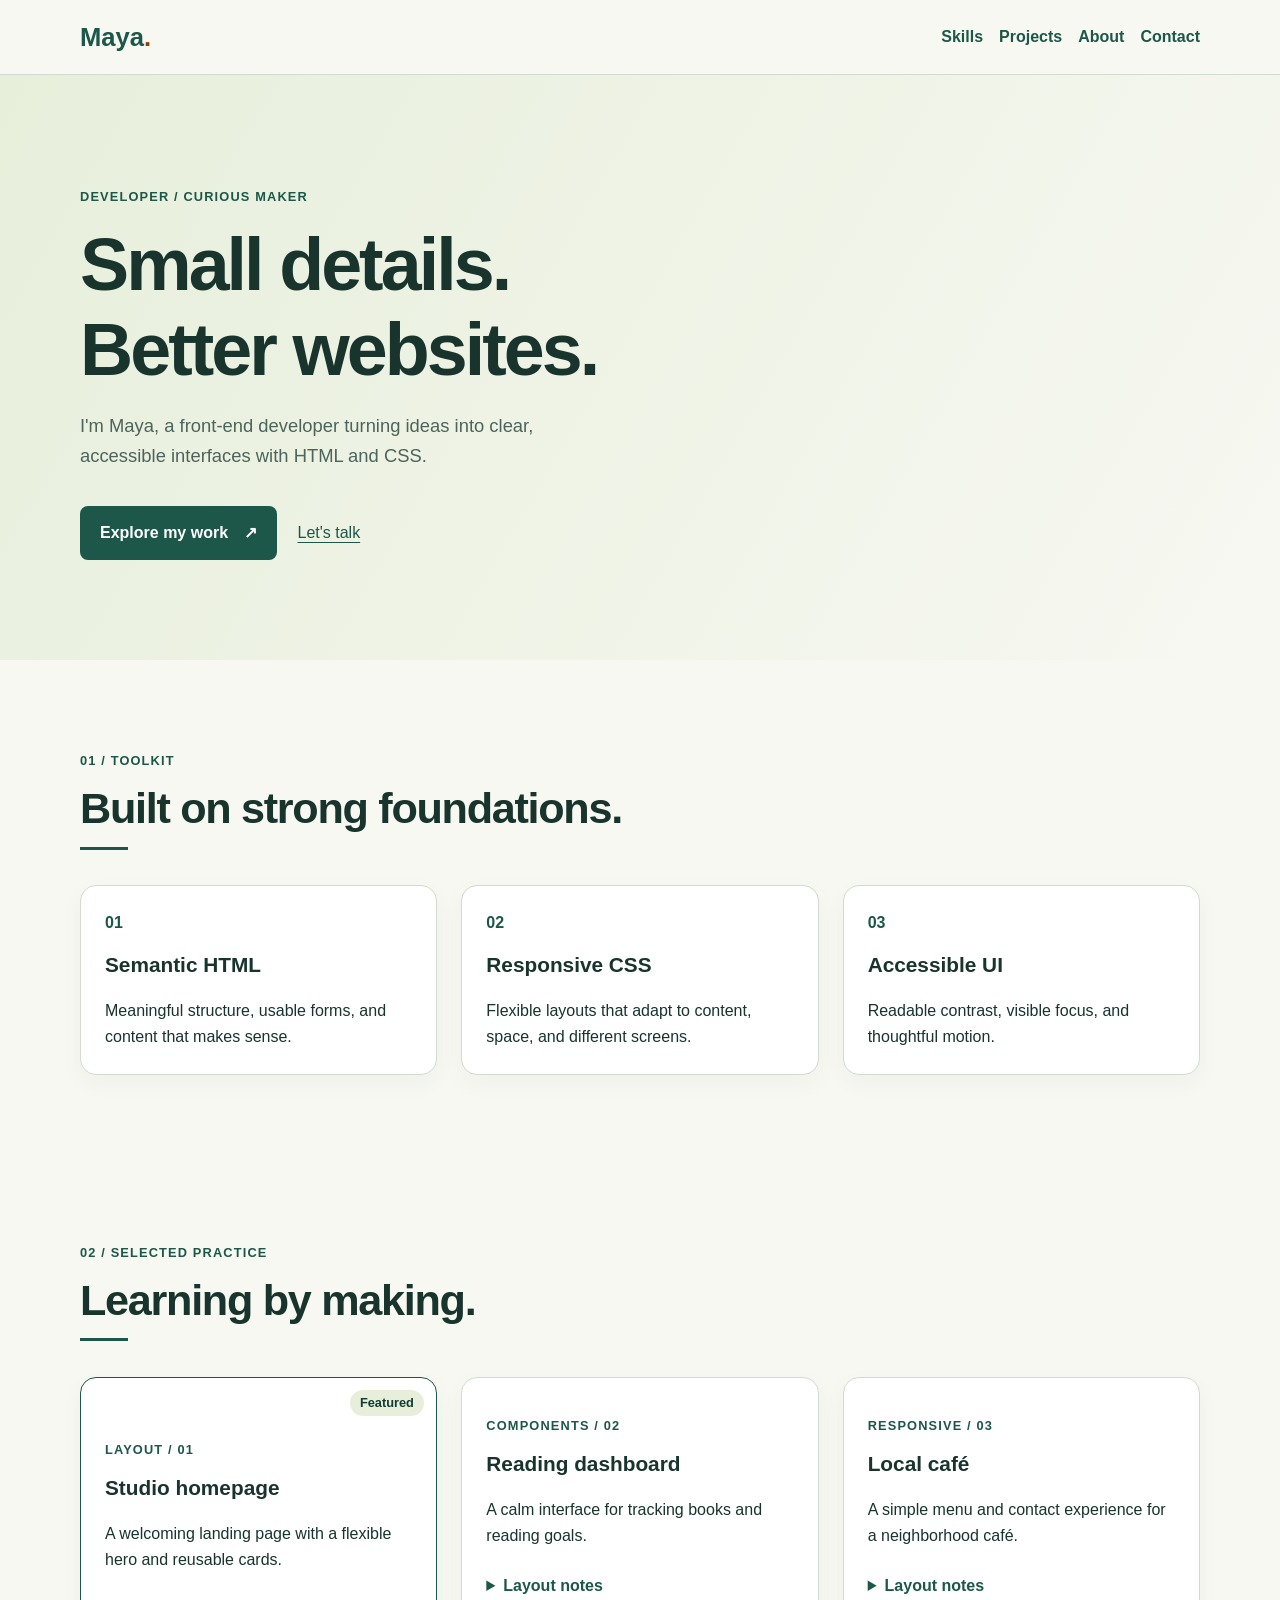
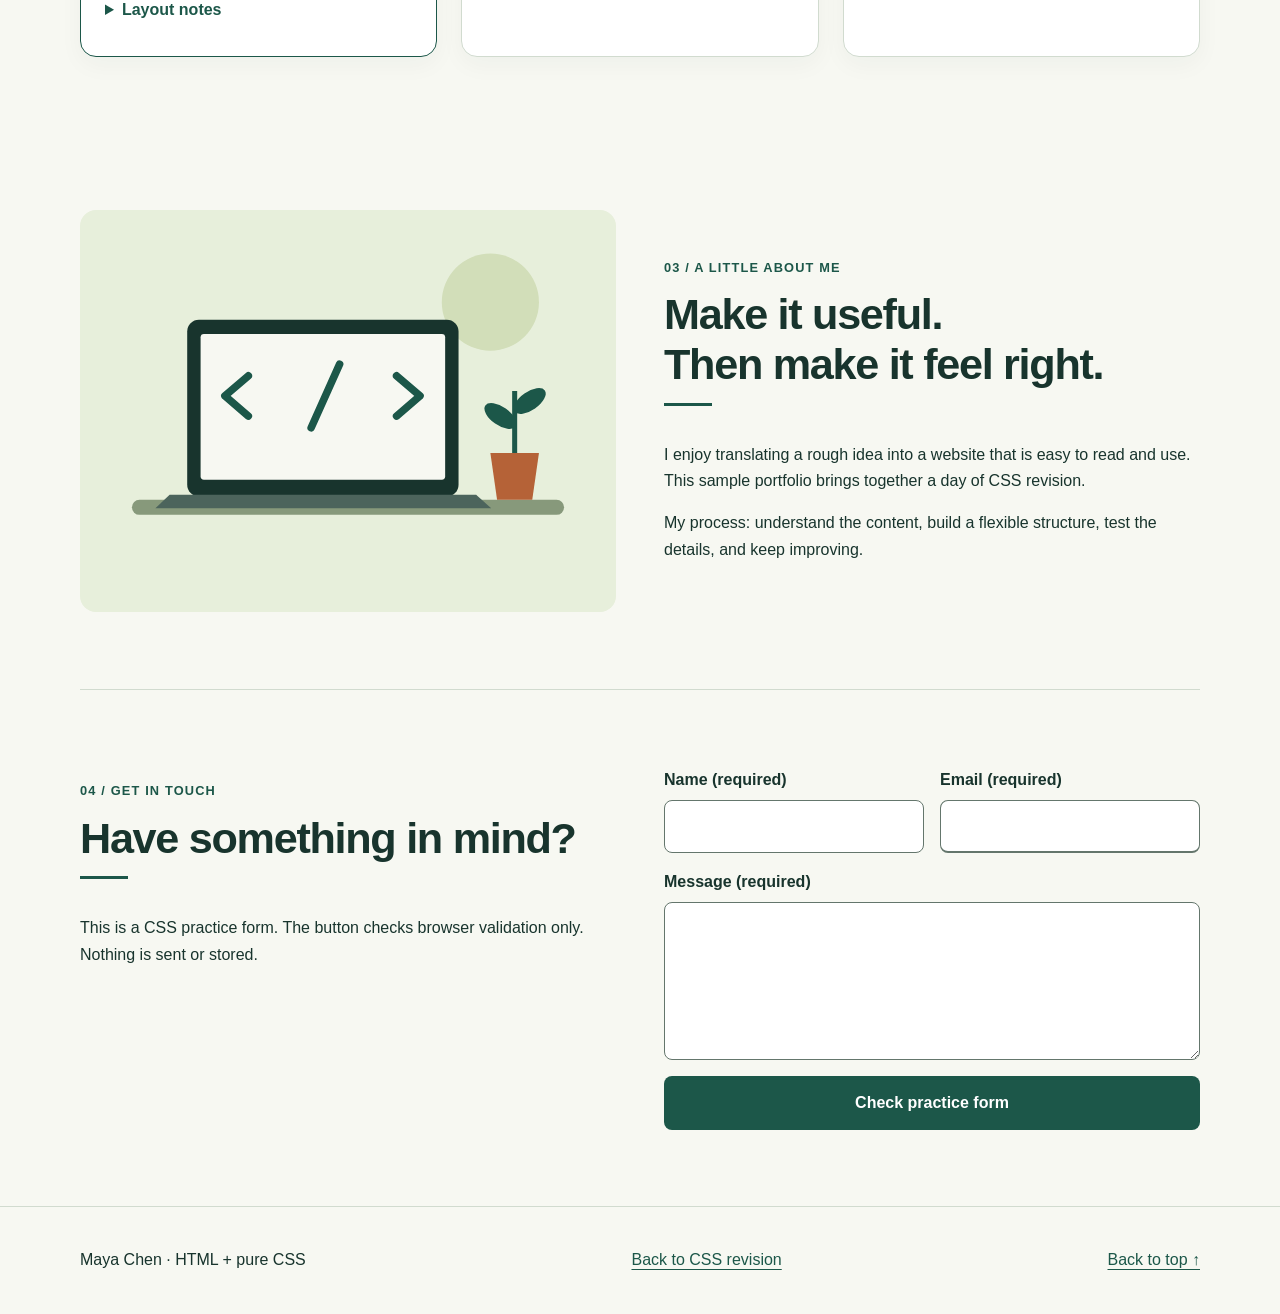
<file: css-master-revision/index.html>
<!doctype html>
<html lang="en">
<head>
    <meta charset="UTF-8">
    <meta name="viewport" content="width=device-width, initial-scale=1.0">
    <meta name="description" content="A responsive developer portfolio built with HTML and pure CSS.">
    <title>Maya Chen | Developer Portfolio</title>
    <link rel="stylesheet" href="css/style.css">
</head>
<body>
    <a class="skip-link" href="#main">Skip to content</a>
    <header class="site-header">
        <nav class="container nav" aria-label="Main navigation">
            <a class="nav__brand" href="#home">Maya<span aria-hidden="true">.</span></a>
            <div class="nav__links">
                <a href="#skills">Skills</a>
                <a href="#projects">Projects</a>
                <a href="#about">About</a>
                <a href="#contact">Contact</a>
            </div>
        </nav>
    </header>
    <main id="main" tabindex="-1">
        <section class="hero" id="home" aria-labelledby="hero-title">
            <div class="container">
                <p class="eyebrow">Developer / curious maker</p>
                <h1 id="hero-title">Small details.<br>Better websites.</h1>
                <p class="hero__intro">I'm Maya, a front-end developer turning ideas into clear,
                    accessible interfaces with HTML and CSS.</p>
                <a class="btn" href="#projects">Explore my work <span aria-hidden="true">↗</span></a>
                <a class="hero__secondary" href="#contact">Let's talk</a>
            </div>
        </section>
        <section class="section container" id="skills" aria-labelledby="skills-title">
            <p class="eyebrow">01 / Toolkit</p>
            <h2 class="section-title" id="skills-title">Built on strong foundations.</h2>
            <div class="card-grid">
                <article class="card">
                    <span class="card__number" aria-hidden="true">01</span>
                    <h3 class="card__title">Semantic HTML</h3>
                    <p>Meaningful structure, usable forms, and content that makes sense.</p>
                </article>
                <article class="card">
                    <span class="card__number" aria-hidden="true">02</span>
                    <h3 class="card__title">Responsive CSS</h3>
                    <p>Flexible layouts that adapt to content, space, and different screens.</p>
                </article>
                <article class="card">
                    <span class="card__number" aria-hidden="true">03</span>
                    <h3 class="card__title">Accessible UI</h3>
                    <p>Readable contrast, visible focus, and thoughtful motion.</p>
                </article>
            </div>
        </section>
        <section class="section container" id="projects" aria-labelledby="projects-title">
            <p class="eyebrow">02 / Selected practice</p>
            <h2 class="section-title" id="projects-title">Learning by making.</h2>
            <div class="card-grid">
                <article class="card card--featured">
                    <span class="card__badge">Featured</span>
                    <p class="eyebrow">Layout / 01</p>
                    <h3 class="card__title">Studio homepage</h3>
                    <p>A welcoming landing page with a flexible hero and reusable cards.</p>
                    <details><summary>Layout notes</summary><p>Flexbox navigation,
                        Grid cards, and mobile-first content.</p></details>
                </article>
                <article class="card">
                    <p class="eyebrow">Components / 02</p>
                    <h3 class="card__title">Reading dashboard</h3>
                    <p>A calm interface for tracking books and reading goals.</p>
                    <details><summary>Layout notes</summary><p>Named Grid regions
                        and a shrinkable main column keep the layout robust.</p></details>
                </article>
                <article class="card">
                    <p class="eyebrow">Responsive / 03</p>
                    <h3 class="card__title">Local café</h3>
                    <p>A simple menu and contact experience for a neighborhood café.</p>
                    <details><summary>Layout notes</summary><p>Fluid typography,
                        responsive imagery, and readable line lengths.</p></details>
                </article>
            </div>
        </section>
        <section class="section container about" id="about" aria-labelledby="about-title">
            <img class="about__image" src="images/workspace.svg"
                 alt="Illustrated workspace with a laptop and a small plant"
                 width="640" height="480" loading="lazy" decoding="async">
            <div>
                <p class="eyebrow">03 / A little about me</p>
                <h2 class="section-title" id="about-title">Make it useful.<br>Then make it feel right.</h2>
                <p>I enjoy translating a rough idea into a website that is easy to read and use.
                    This sample portfolio brings together a day of CSS revision.</p>
                <p>My process: understand the content, build a flexible structure,
                    test the details, and keep improving.</p>
            </div>
        </section>
        <section class="section container contact" id="contact" aria-labelledby="contact-title">
            <div>
                <p class="eyebrow">04 / Get in touch</p>
                <h2 class="section-title" id="contact-title">Have something in mind?</h2>
                <p id="form-note">This is a CSS practice form. The button checks browser
                    validation only. Nothing is sent or stored.</p>
            </div>
            <form class="contact-form" action="#contact" method="get" aria-describedby="form-note">
                <div class="field">
                    <label for="name">Name (required)</label>
                    <input id="name" type="text" autocomplete="name" required>
                </div>
                <div class="field">
                    <label for="email">Email (required)</label>
                    <input id="email" type="email" autocomplete="email" required>
                </div>
                <div class="field field--full">
                    <label for="message">Message (required)</label>
                    <textarea id="message" rows="5" required></textarea>
                </div>
                <button class="btn field--full" type="submit">Check practice form</button>
            </form>
        </section>
    </main>
    <footer class="site-footer">
        <div class="container footer-layout">
            <p>Maya Chen · HTML + pure CSS</p>
            <a href="../css-revision.html">Back to CSS revision</a>
            <a href="#home">Back to top ↑</a>
        </div>
    </footer>
</body>
</html>
</file>
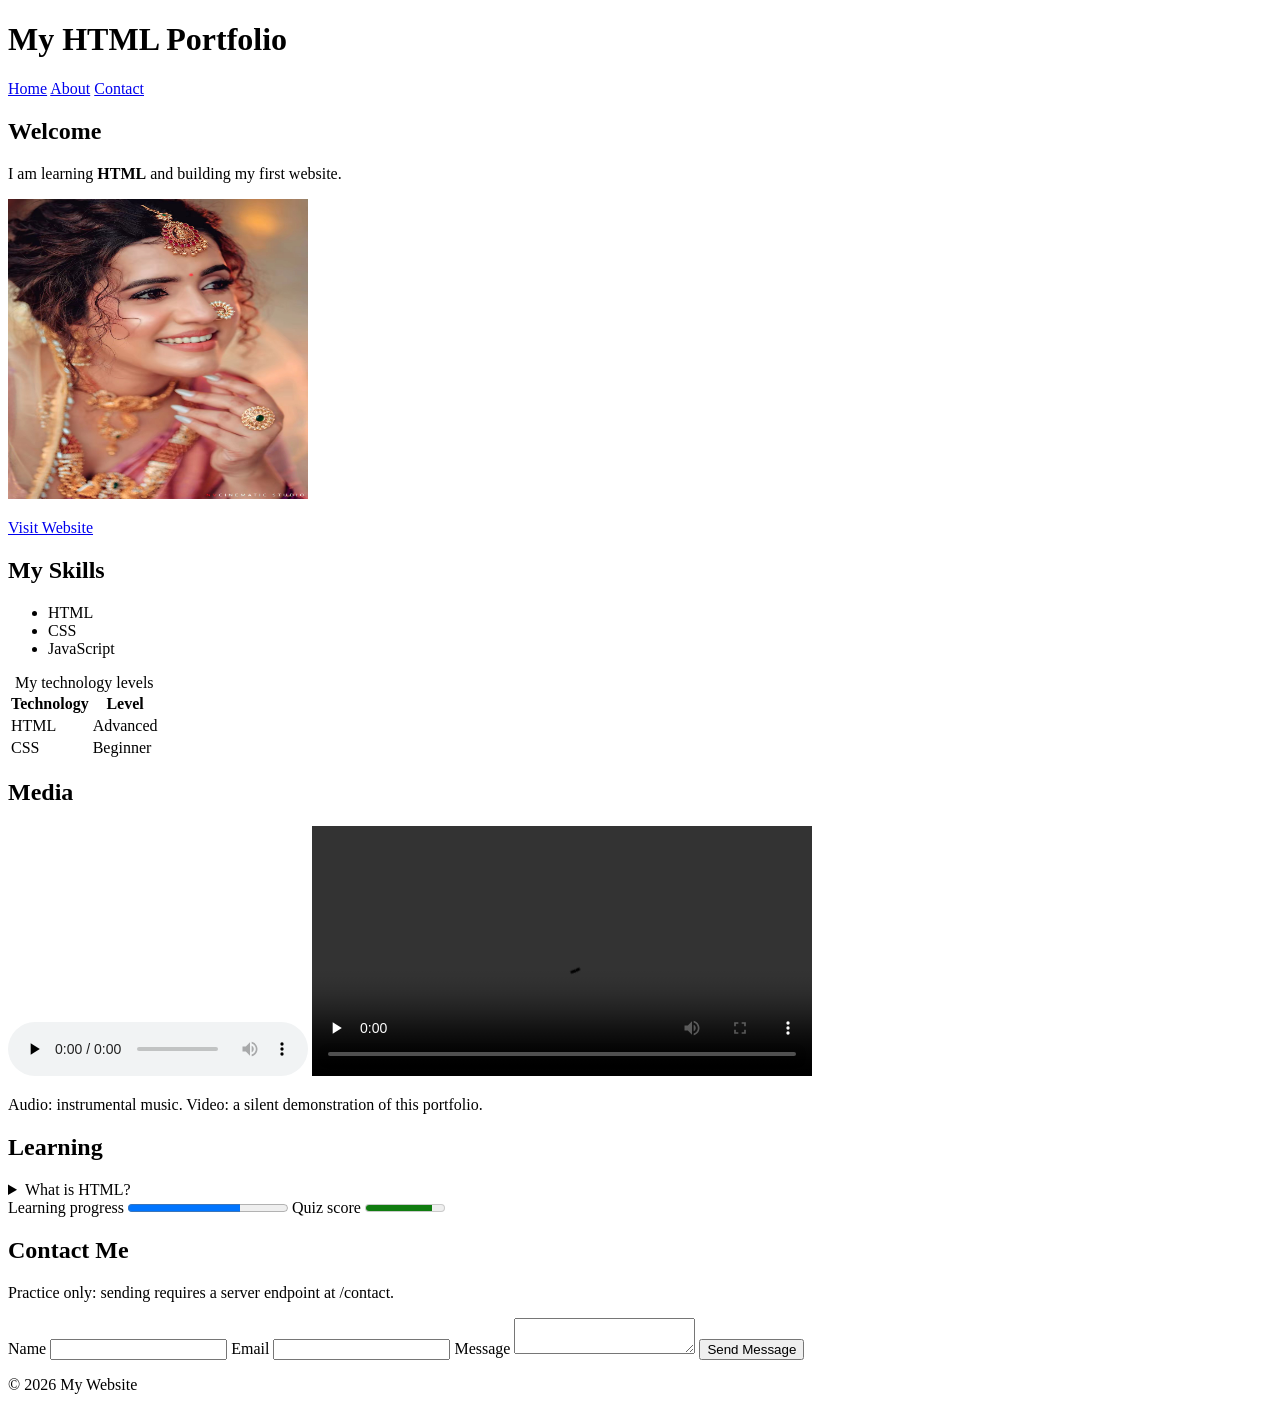
<file: html-revision/index.html>
<!DOCTYPE html>
<html lang="en">
<head>
    <meta charset="UTF-8">
    <meta name="viewport" content="width=device-width, initial-scale=1.0">
    <title>HTML Developer Portfolio</title>
    <meta name="description" content="My personal web development portfolio.">
    <meta property="og:title" content="HTML Developer Portfolio">
    <meta property="og:description" content="View my web development projects.">
</head>
<body>
    <header>
        <h1>My HTML Portfolio</h1>
        <nav aria-label="Main navigation">
            <a href="index.html" aria-current="page">Home</a>
            <a href="about.html">About</a>
            <a href="contact.html">Contact</a>
        </nav>
    </header>

    <main>
        <section>
            <h2>Welcome</h2>
            <p>I am learning <strong>HTML</strong> and building my first website.</p>
            <img src="images/profile.jpg" alt="Portrait of the portfolio author"
                 width="300" height="300">
            <p><a href="https://example.com">Visit Website</a></p>
        </section>

        <section>
            <h2>My Skills</h2>
            <ul>
                <li>HTML</li>
                <li>CSS</li>
                <li>JavaScript</li>
            </ul>
            <table>
                <caption>My technology levels</caption>
                <thead>
                    <tr>
                        <th scope="col">Technology</th>
                        <th scope="col">Level</th>
                    </tr>
                </thead>
                <tbody>
                    <tr>
                        <td>HTML</td>
                        <td>Advanced</td>
                    </tr>
                    <tr>
                        <td>CSS</td>
                        <td>Beginner</td>
                    </tr>
                </tbody>
            </table>
        </section>

        <section>
            <h2>Media</h2>
            <audio controls preload="none">
                <source src="audio/music.mp3" type="audio/mpeg">
                Your browser does not support audio.
            </audio>
            
            <video controls width="500" preload="none">
                <source src="videos/demo.mp4" type="video/mp4">
                Your browser does not support video.
            </video>
            <p>Audio: instrumental music. Video: a silent demonstration of this portfolio.</p>
        </section>

        <section>
            <h2>Learning</h2>
            <details>
                <summary>What is HTML?</summary>
                <p>HTML provides the structure and meaning of web content.</p>
            </details>
            
            <label for="learning">Learning progress</label>
            <progress id="learning" value="70" max="100">70%</progress>
            
            <label for="score">Quiz score</label>
            <meter id="score" min="0" max="100" value="85">85%</meter>
        </section>

        <section id="contact">
            <h2>Contact Me</h2>
            <p>Practice only: sending requires a server endpoint at /contact.</p>
            <form action="/contact" method="post">
                <label for="name">Name</label>
                <input type="text" id="name" name="name"
                       minlength="3" maxlength="100" autocomplete="name" required>
            
                <label for="email">Email</label>
                <input type="email" id="email" name="email"
                       autocomplete="email" required>
            
                <label for="message">Message</label>
                <textarea id="message" name="message" required></textarea>
            
                <button type="submit">Send Message</button>
            </form>
        </section>
    </main>

    <footer>
        <p>&copy; 2026 My Website</p>
    </footer>
</body>
</html>
</file>
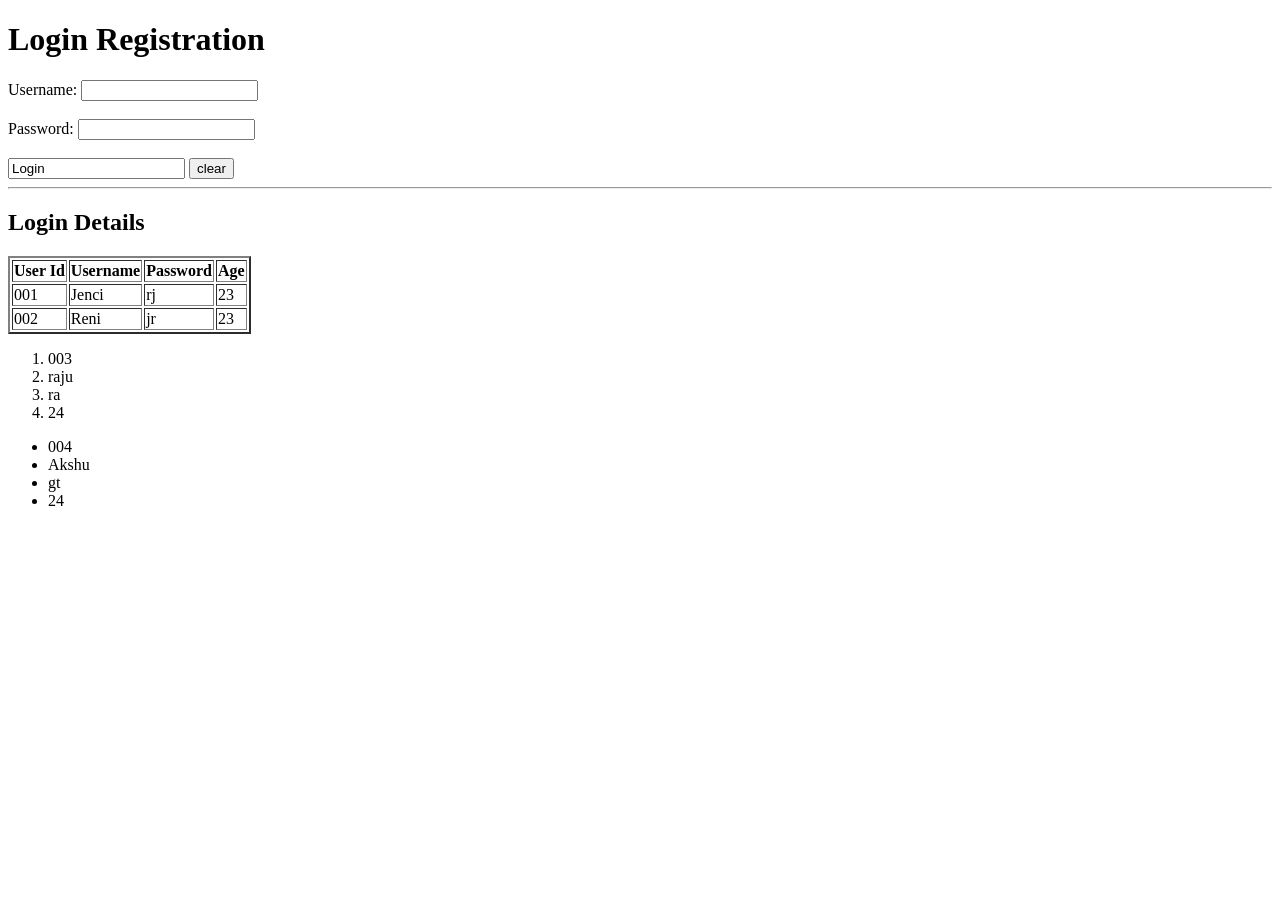
<file: Contact.html>
<!doctype html>
<html>
  <head>
    <title>Login Form</title>
  </head>

  <body>
    <h1>Login Registration</h1>
  </body>

  <form>
    <label>Username:</label>
    <input type="text" name="Username" /> <br />
    <br />

    <label>Password:</label>
    <input type="text" name="Password" /> <br />
    <br />

    <input type="sumit" value="Login" />
    <input type="reset" value="clear" />
  </form>
  <hr />
  <h2>Login Details</h2>

  <table border="2">
    <tr>
      <th>User Id</th>
      <th>Username</th>
      <th>Password</th>
      <th>Age</th>
    </tr>

    <tr>
      <td>001</td>
      <td>Jenci</td>
      <td>rj</td>
      <td>23</td>
    </tr>

    <tr>
      <td>002</td>
      <td>Reni</td>
      <td>jr</td>
      <td>23</td>
    </tr>
  </table>
  <ol>
    <li>003</li>
    <li>raju</li>
    <li>ra</li>
    <li>24</li>
  </ol>

  <ul>
    <li>004</li>
    <li>Akshu</li>
    <li>gt</li>
    <li>24</li>
  </ul>
</html>
</file>
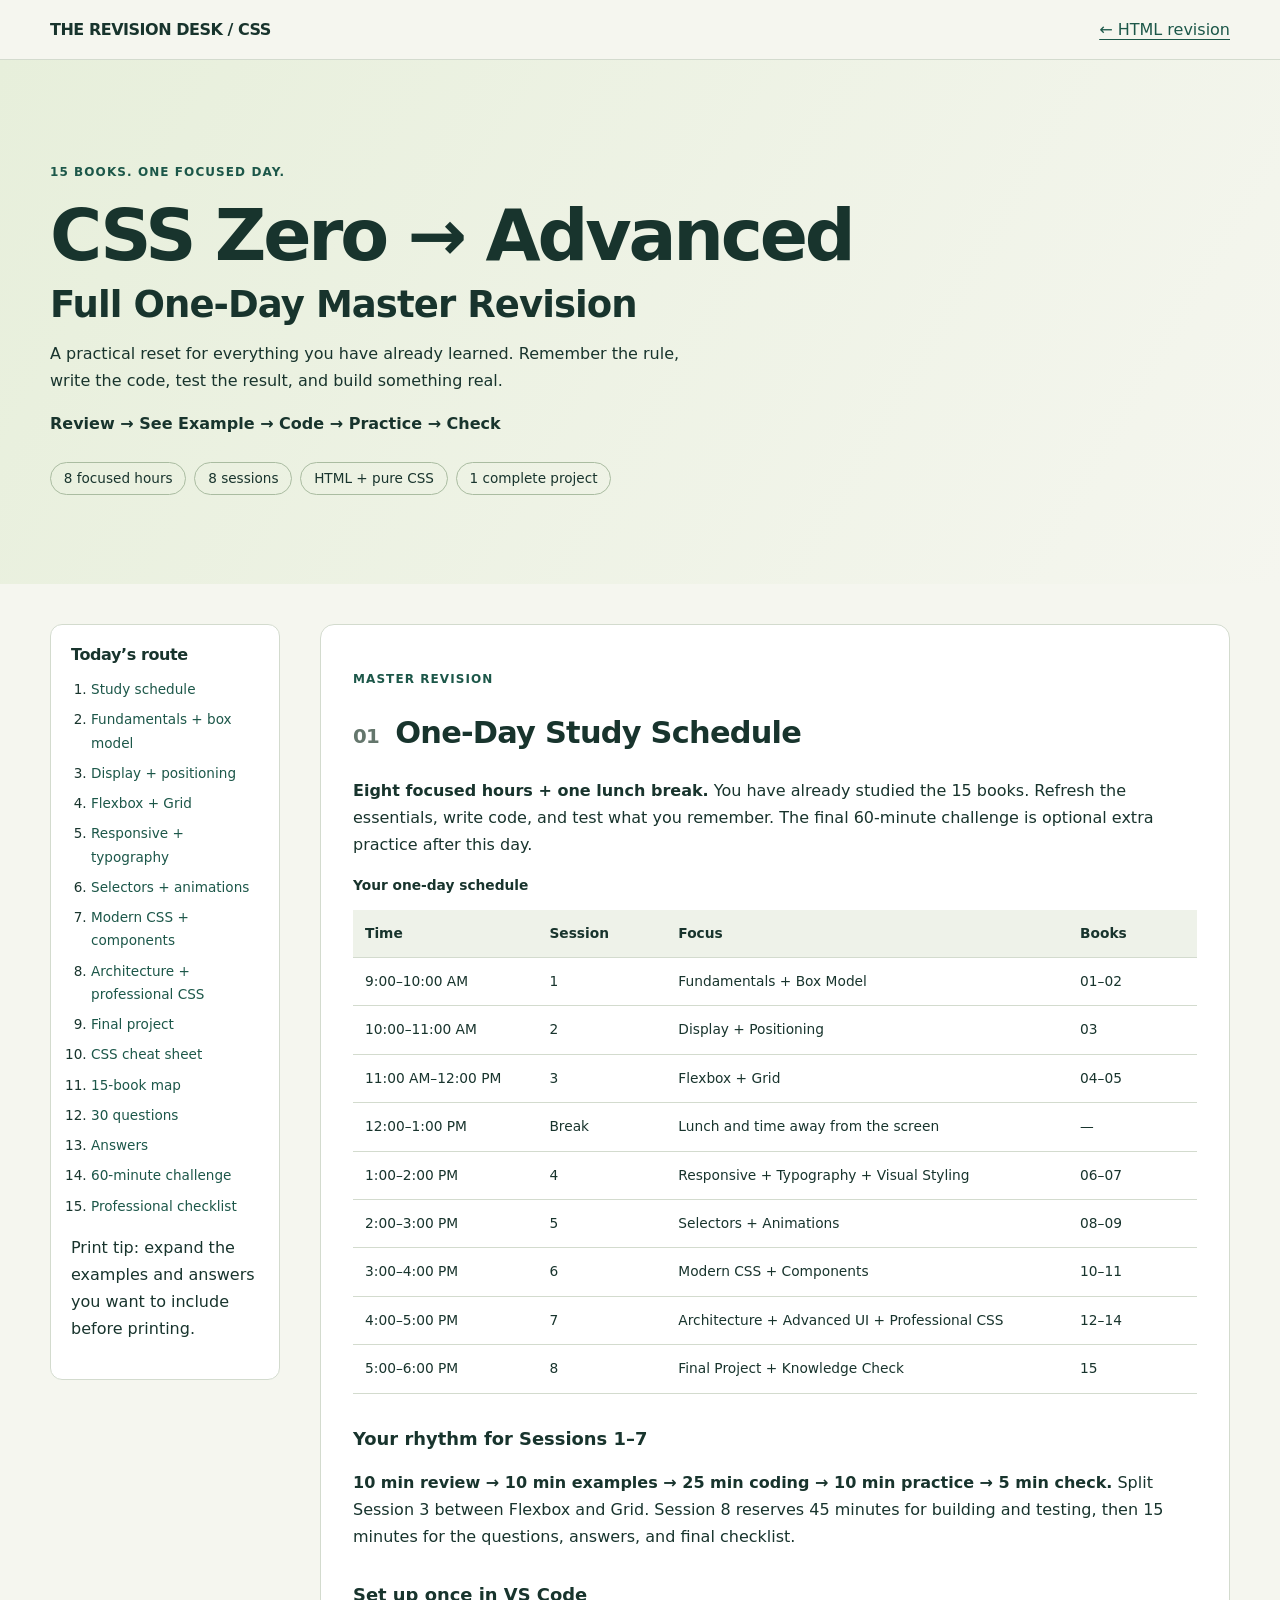
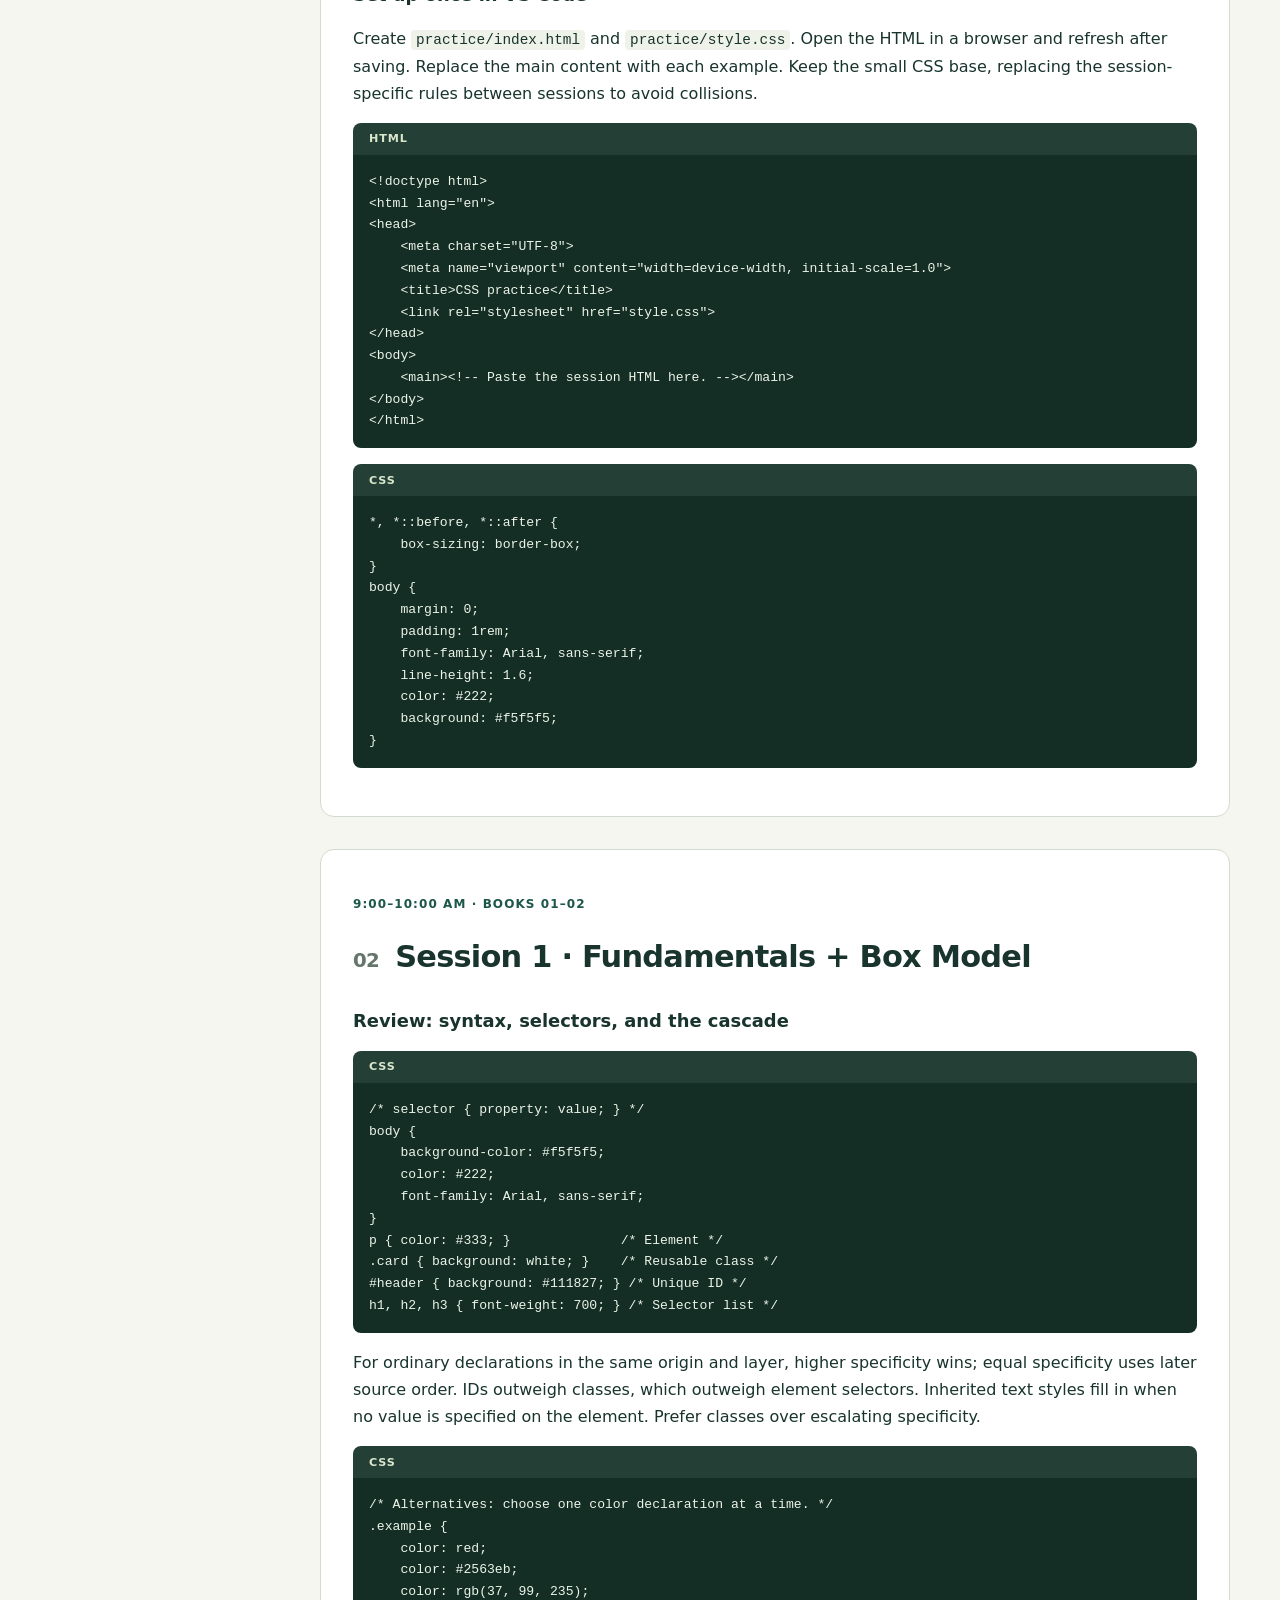
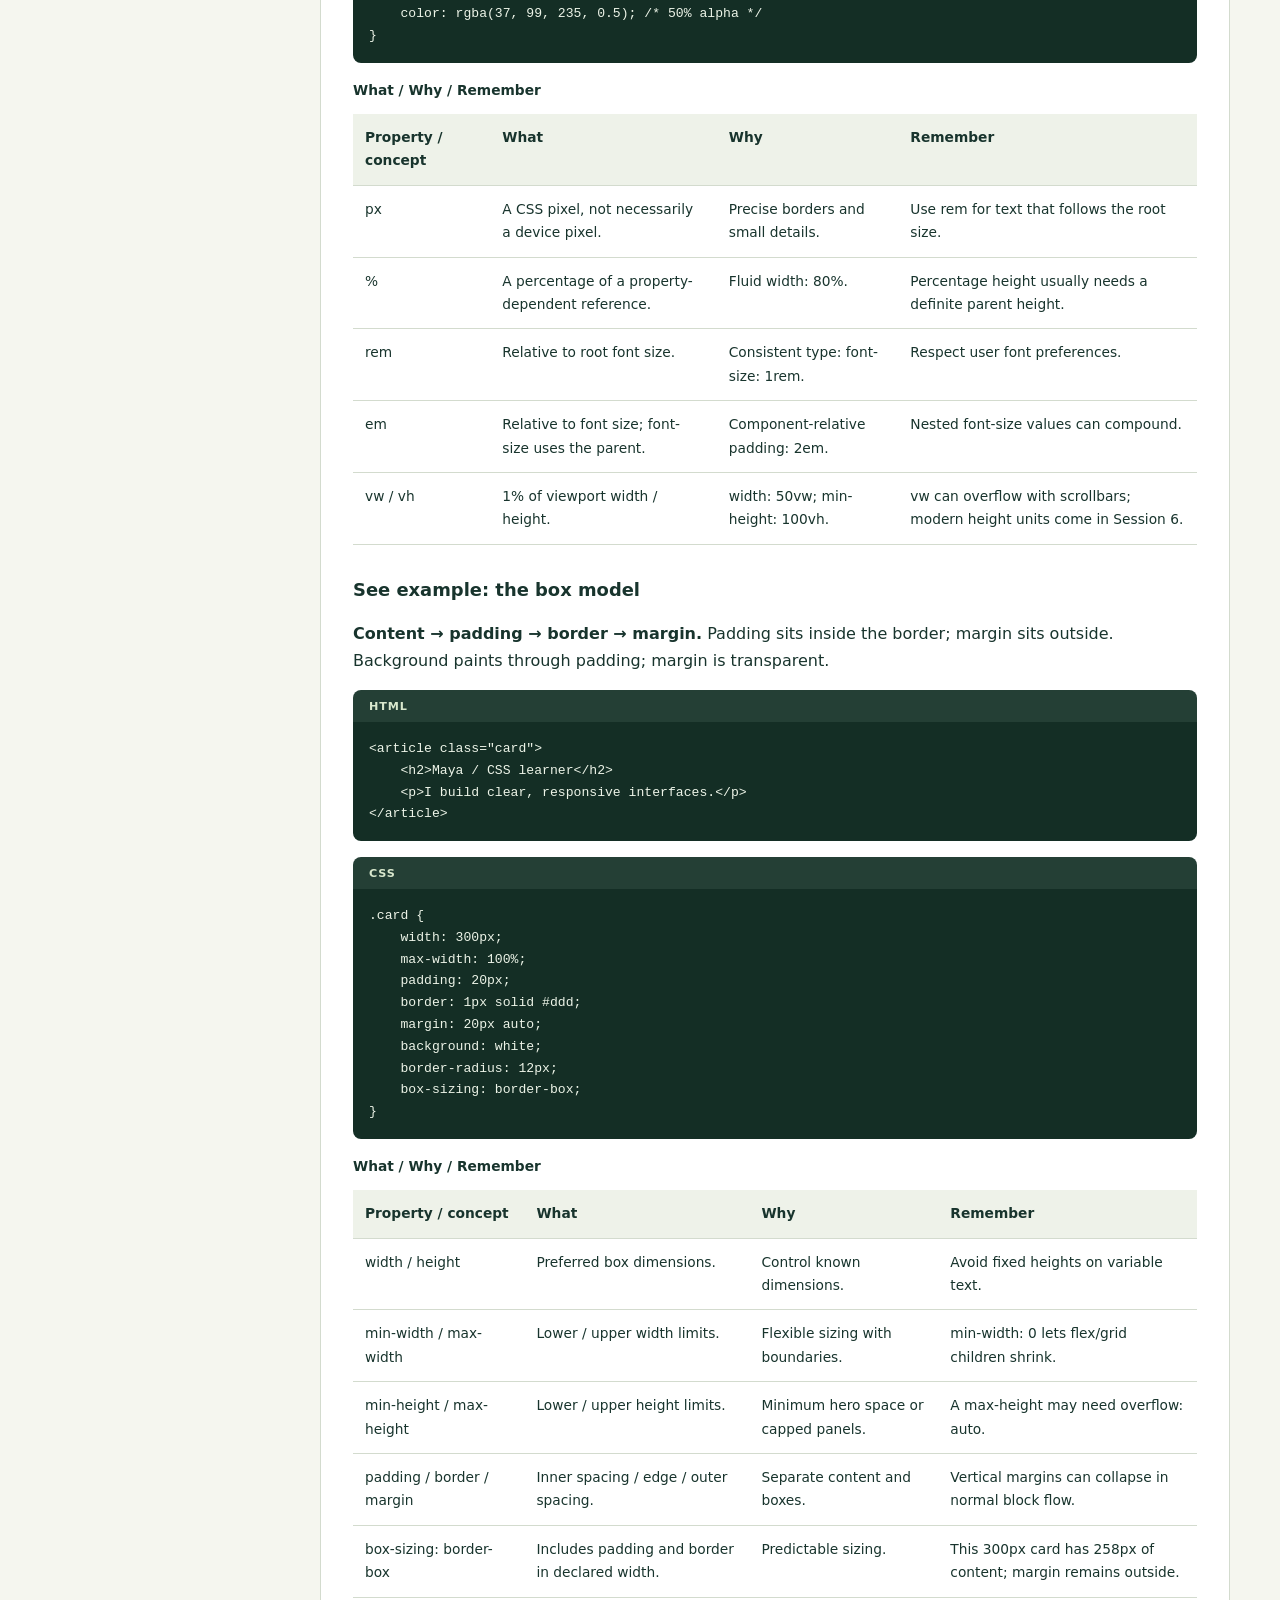
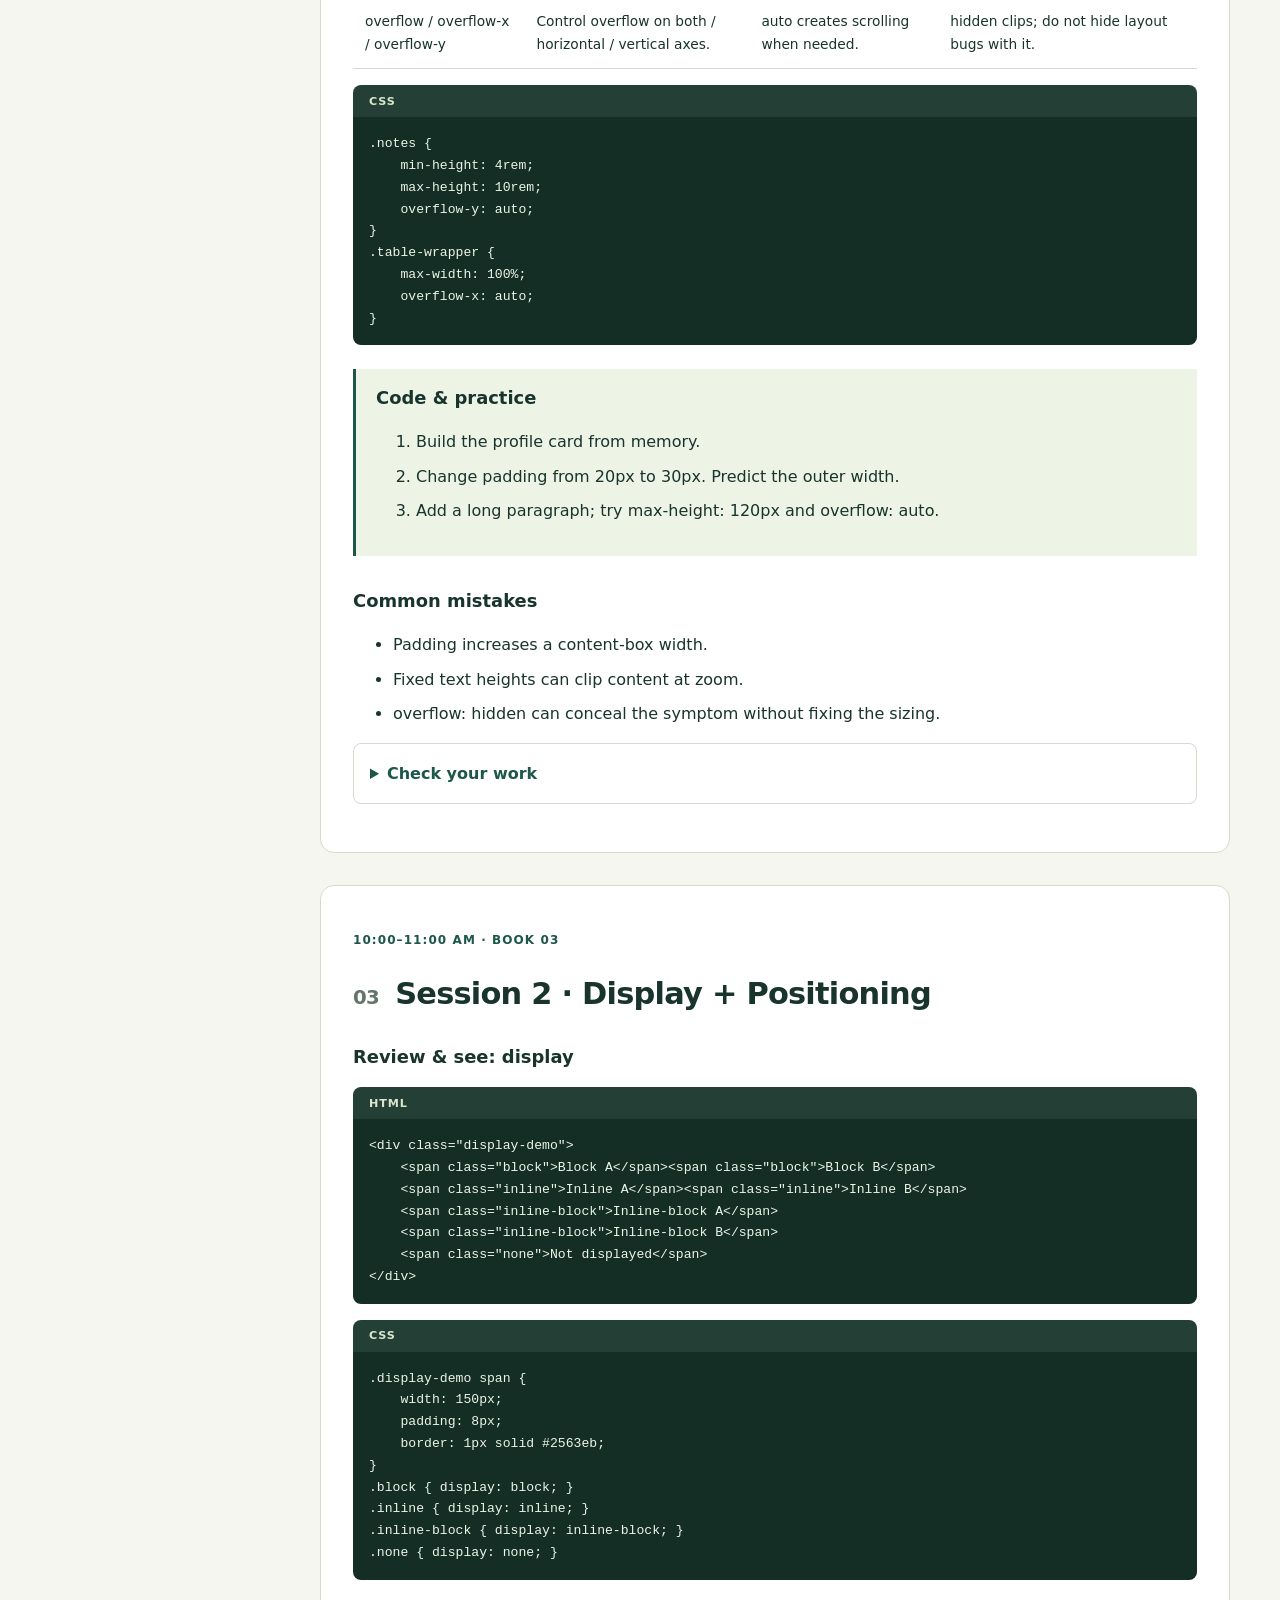
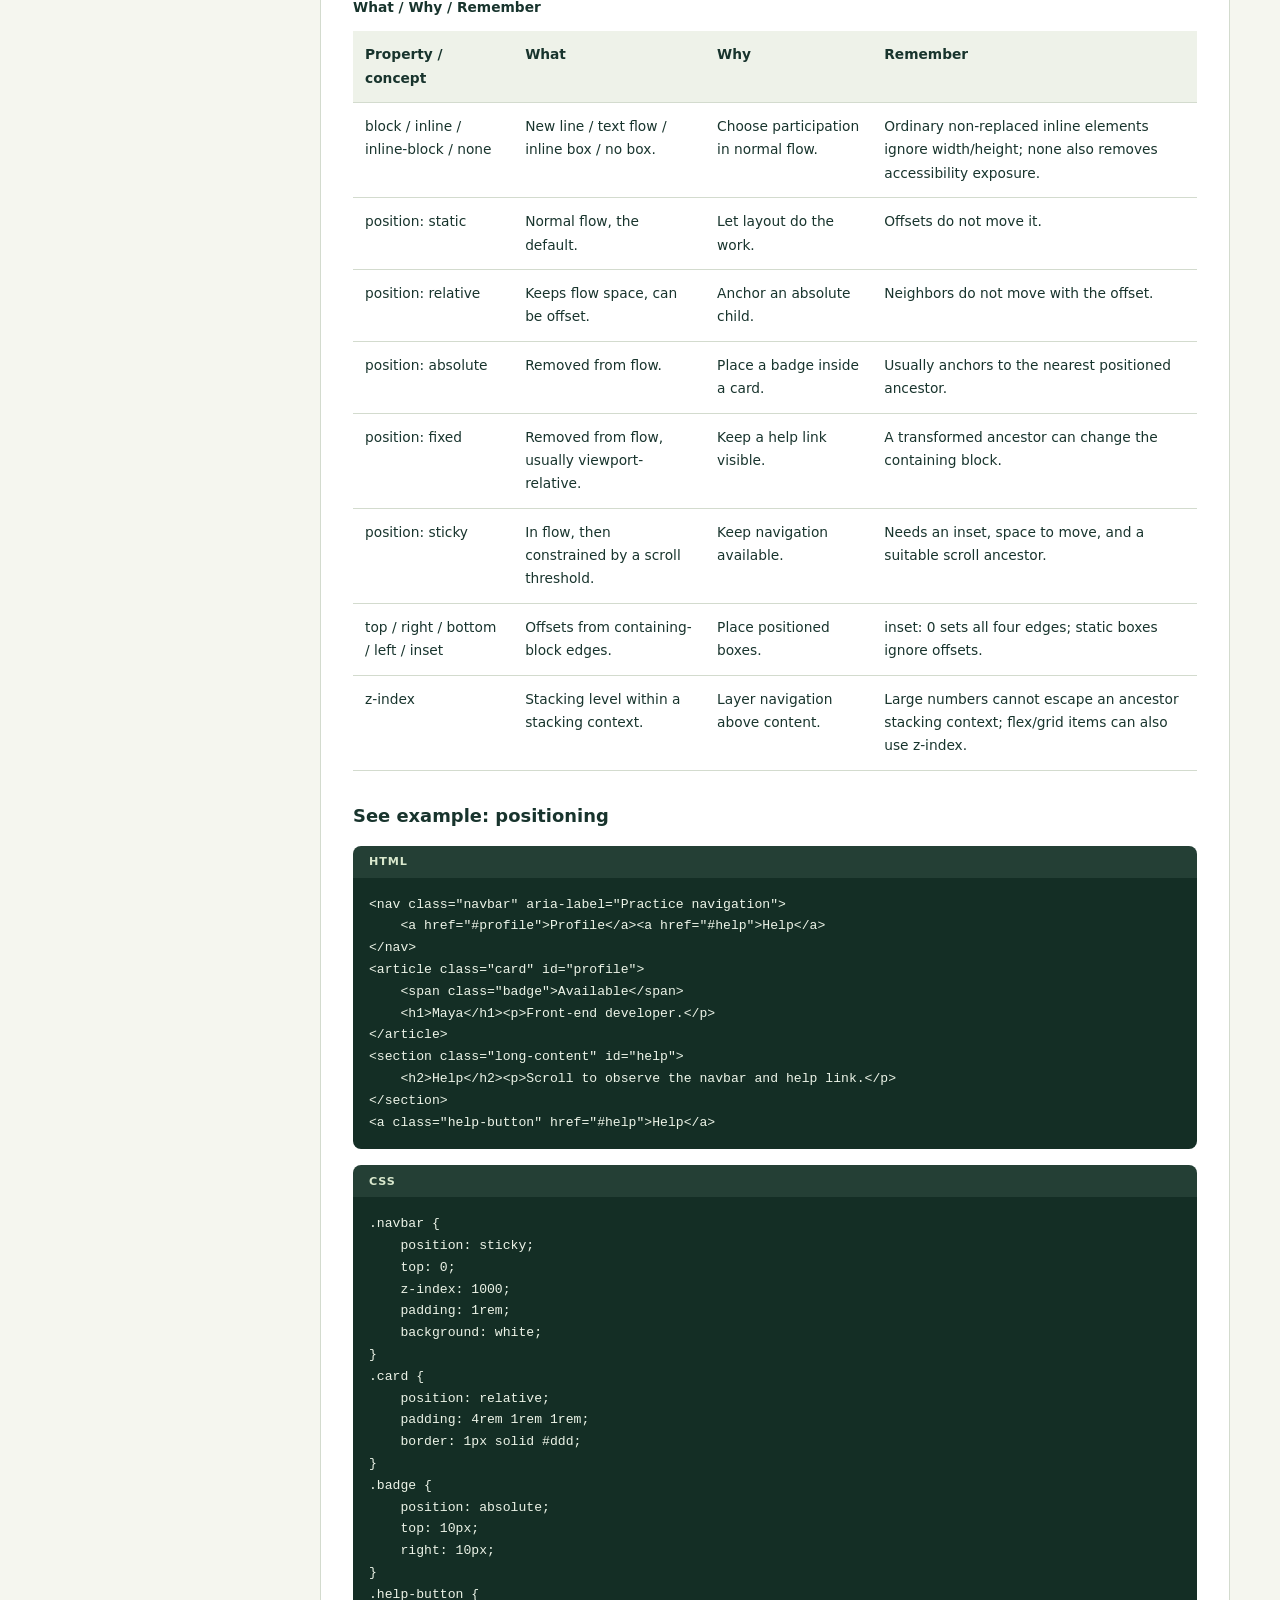
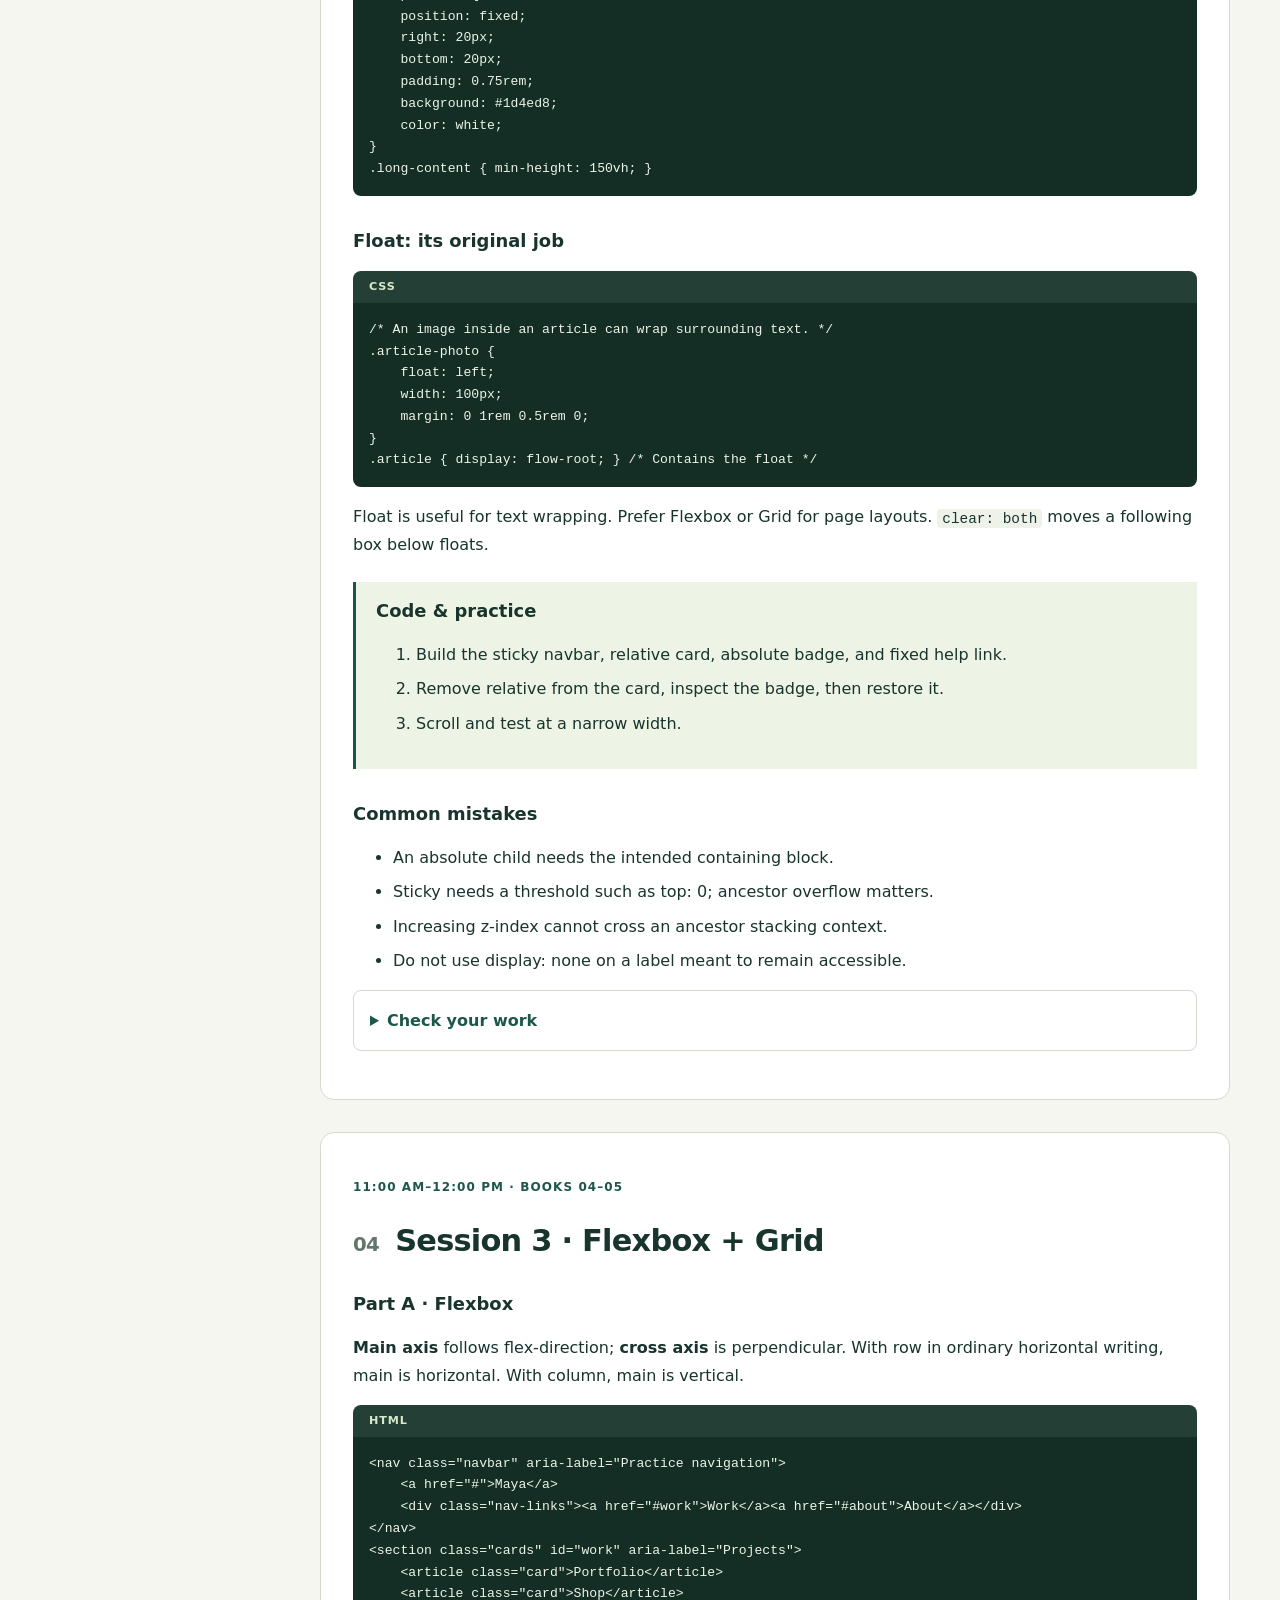
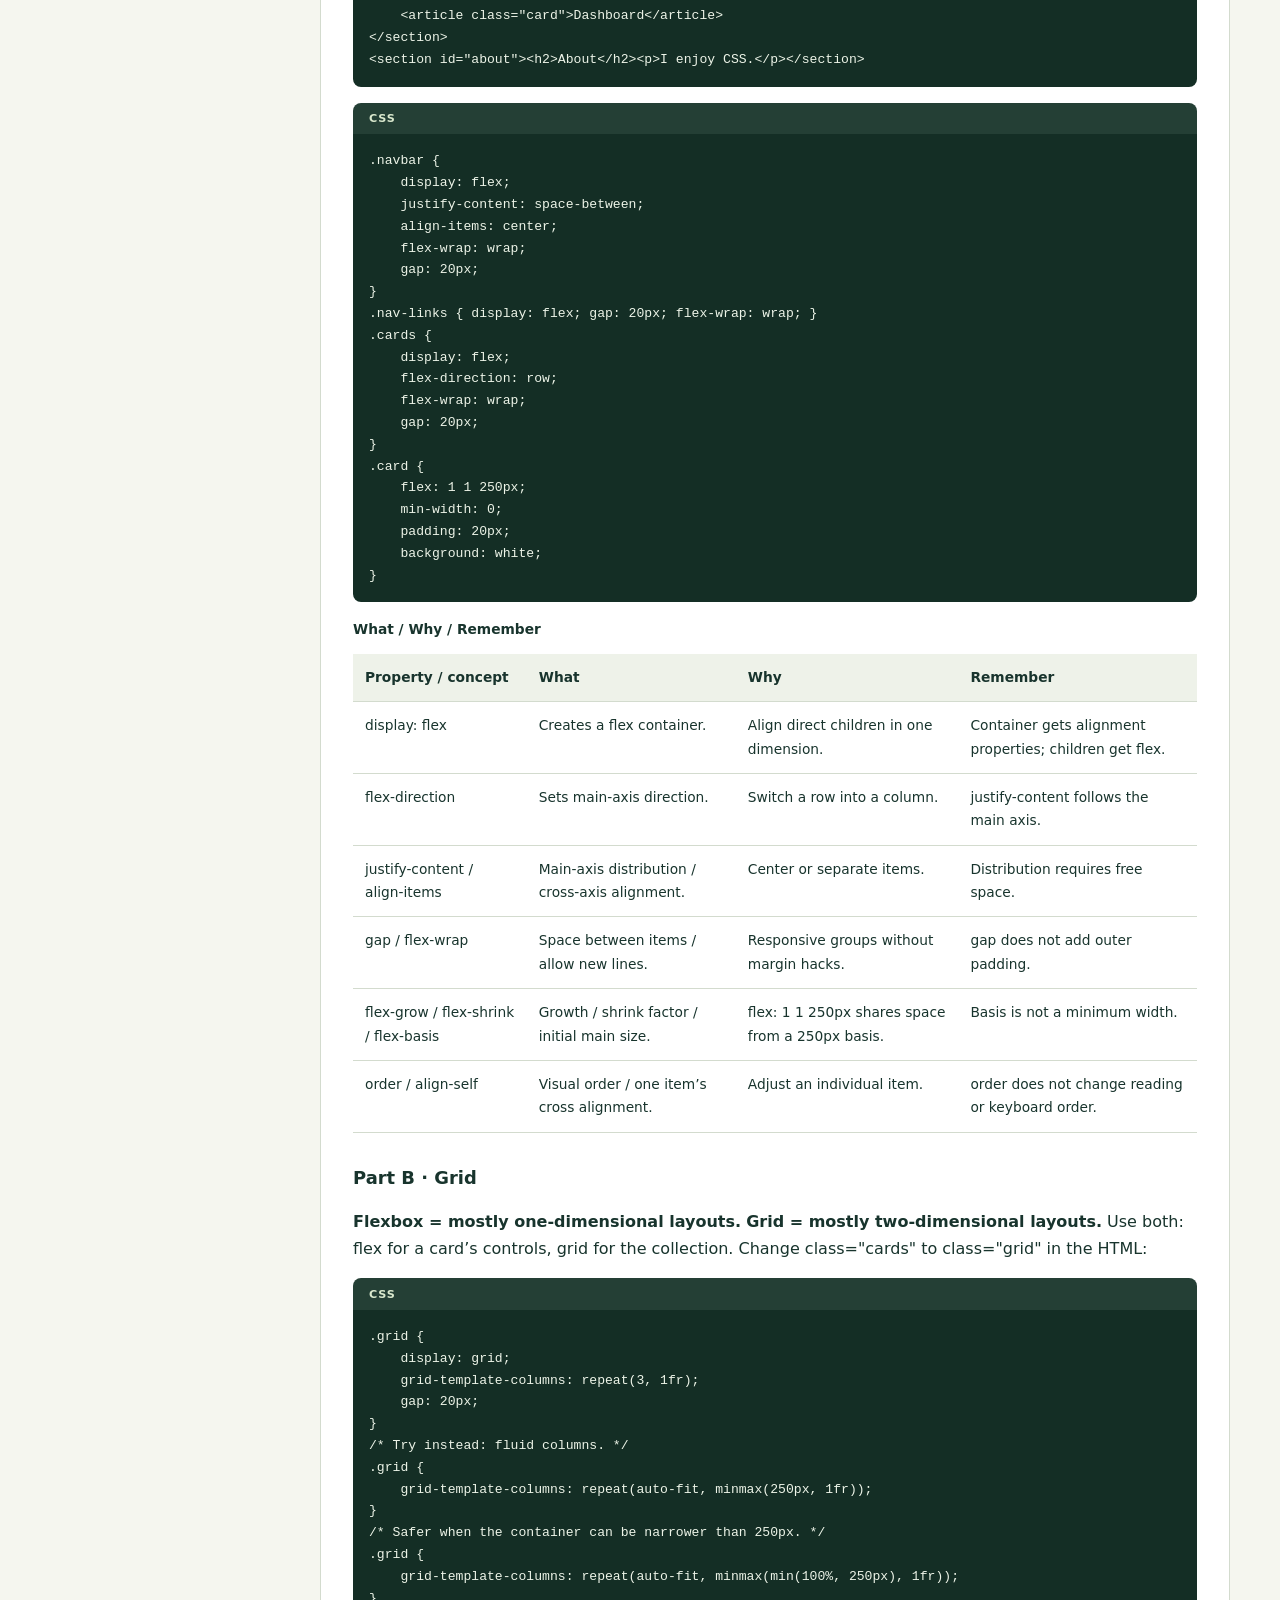
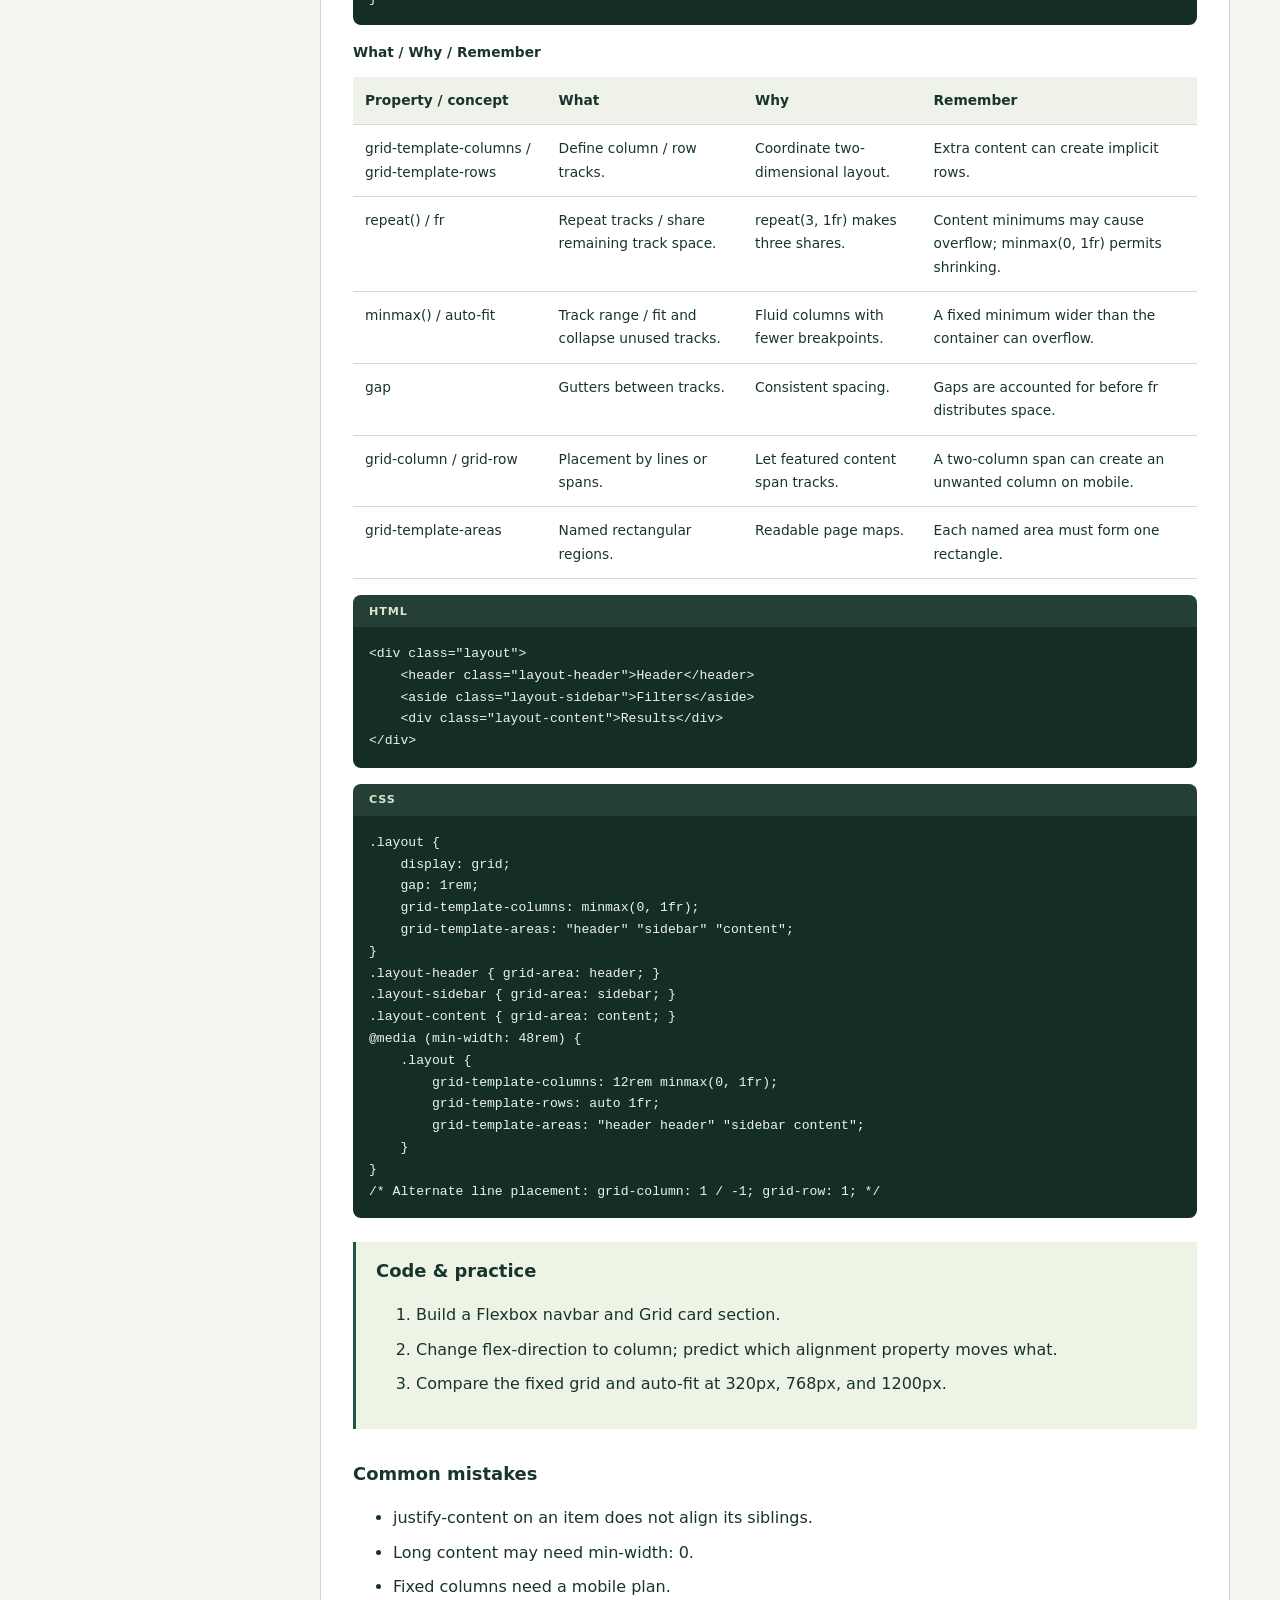
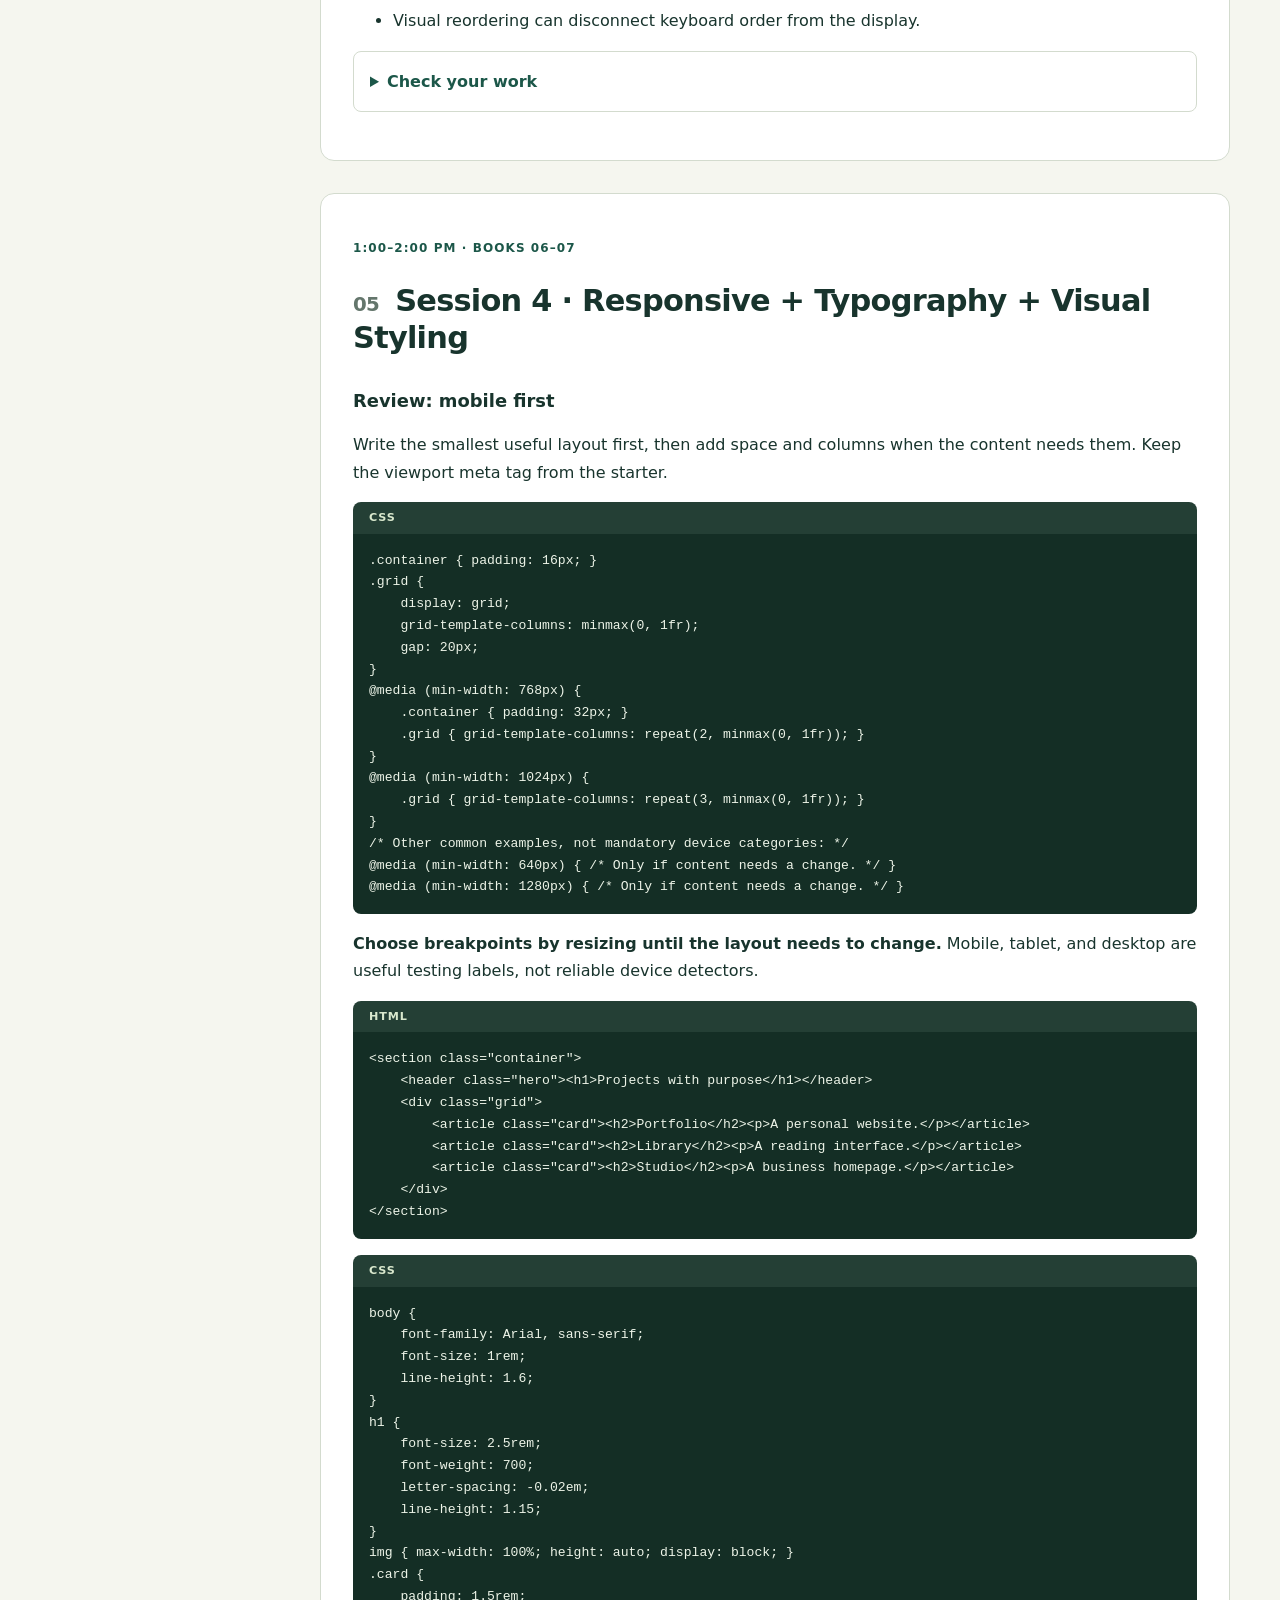
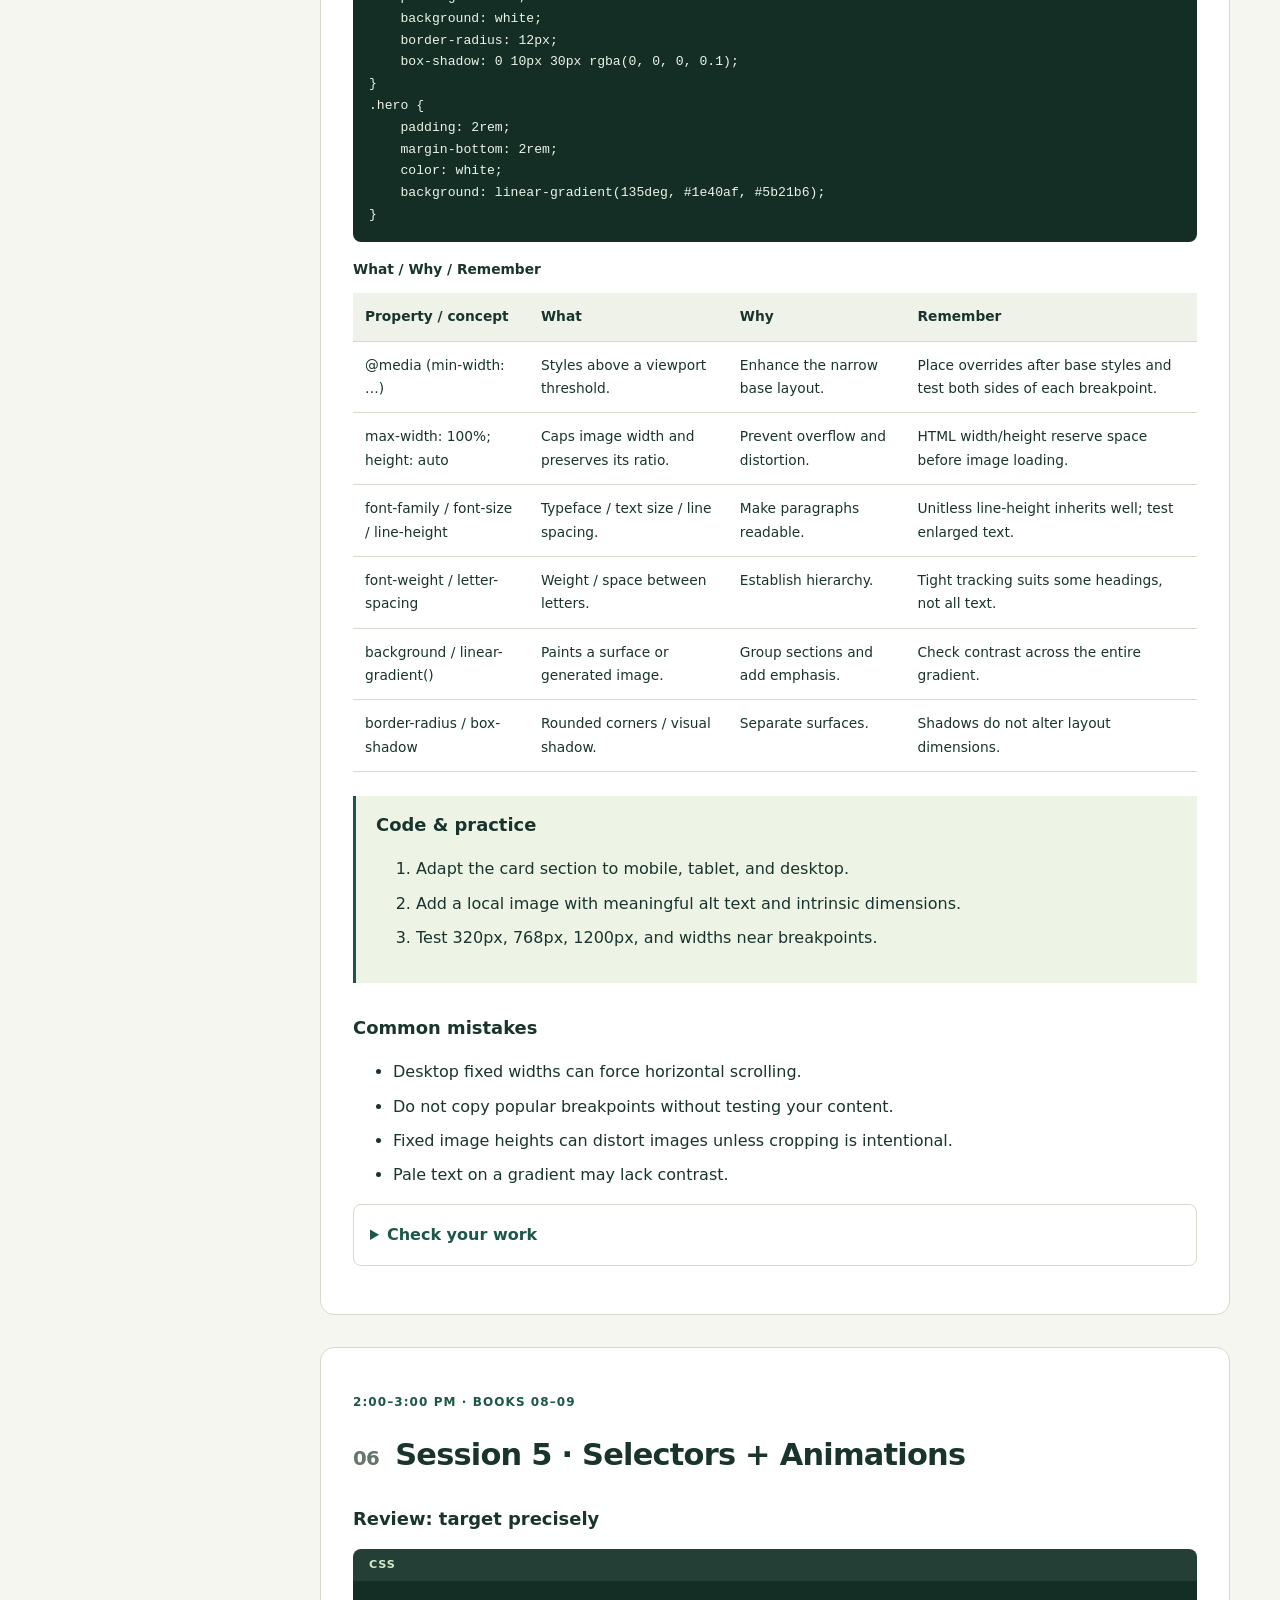
<file: css-revision.html>
<!doctype html>
<html lang="en">
  <head>
    <meta charset="UTF-8" />
    <meta name="viewport" content="width=device-width, initial-scale=1.0" />
    <title>CSS Zero → Advanced | Full One-Day Master Revision</title>
    <meta
      name="description"
      content="An eight-hour CSS revision with examples, challenges, a responsive portfolio, 30 questions, and a checklist."
    />
    <style>
      :root {
        color-scheme: light;
        --ink: #18342d;
        --muted: #4c645c;
        --accent: #1c5749;
        --paper: #f5f6ef;
        --line: #d3dbce;
      }
      *,
      *::before,
      *::after {
        box-sizing: border-box;
      }
      body {
        margin: 0;
        color: var(--ink);
        background: var(--paper);
        font-family: system-ui, sans-serif;
        line-height: 1.7;
      }
      a {
        color: var(--accent);
        text-underline-offset: 0.22em;
      }
      a:hover {
        color: #103c32;
      }
      :focus-visible {
        outline: 3px solid #914000;
        outline-offset: 4px;
      }
      .skip {
        position: absolute;
        top: 0.5rem;
        left: 1rem;
        padding: 0.8rem;
        background: white;
        transform: translateY(-200%);
      }
      .skip:focus {
        transform: translateY(0);
      }
      .wrap {
        width: calc(100% - 2rem);
        max-width: 1180px;
        margin-inline: auto;
      }
      .masthead {
        border-bottom: 1px solid var(--line);
        padding-block: 1rem;
      }
      .masthead .wrap {
        display: flex;
        flex-wrap: wrap;
        justify-content: space-between;
        gap: 0.5rem 2rem;
      }
      .brand {
        font-weight: 800;
        letter-spacing: -0.03em;
      }
      .hero {
        padding-block: clamp(3rem, 7vw, 6rem);
        background: linear-gradient(120deg, #e7efdb, #f5f6ef);
      }
      .eyebrow {
        font-size: 0.75rem;
        font-weight: 750;
        text-transform: uppercase;
        letter-spacing: 0.09em;
        color: var(--accent);
      }
      h1 {
        font-size: clamp(2.25rem, 1.25rem + 4vw, 4.5rem);
        line-height: 1.06;
        letter-spacing: -0.045em;
        max-width: 850px;
        margin-block: 1rem;
      }
      h1 small {
        display: block;
        font-size: 0.52em;
        margin-top: 0.7rem;
        letter-spacing: -0.025em;
      }
      .hero p {
        max-width: 65ch;
      }
      .tags {
        display: flex;
        flex-wrap: wrap;
        gap: 0.5rem;
        margin-top: 1.5rem;
      }
      .tags span {
        padding: 0.25rem 0.8rem;
        border: 1px solid #aabca1;
        border-radius: 2rem;
        font-size: 0.85rem;
      }
      .layout {
        display: grid;
        gap: 2.5rem;
        padding-block: 2.5rem;
      }
      .toc {
        align-self: start;
        padding: 1.25rem;
        border: 1px solid var(--line);
        border-radius: 12px;
        background: white;
      }
      .toc h2 {
        font-size: 1rem;
        margin-top: 0;
      }
      .toc ol {
        padding-left: 1.25rem;
        font-size: 0.85rem;
      }
      .toc li {
        margin-block: 0.45rem;
      }
      .toc a {
        text-decoration: none;
      }
      .toc a:hover {
        text-decoration: underline;
      }
      main {
        min-width: 0;
      }
      main > section {
        padding: clamp(1rem, 3vw, 2rem);
        margin-bottom: 2rem;
        border: 1px solid var(--line);
        border-radius: 14px;
        background: white;
        scroll-margin-top: 1rem;
      }
      h2 {
        font-size: clamp(1.4rem, 1.1rem + 1vw, 2rem);
        line-height: 1.2;
        letter-spacing: -0.025em;
      }
      h2 > span {
        display: inline-block;
        color: #64766c;
        font-size: 0.65em;
        margin-right: 0.4rem;
      }
      h3 {
        margin-top: 2rem;
        font-size: 1.12rem;
        line-height: 1.4;
      }
      p,
      li,
      td {
        overflow-wrap: anywhere;
      }
      code {
        font-family: Consolas, monospace;
        font-size: 0.9em;
      }
      p code,
      li code {
        background: #eef2e9;
        padding: 0.1rem 0.3rem;
        border-radius: 4px;
      }
      li {
        margin-block: 0.45rem;
      }
      .code-label {
        margin-top: 1rem;
        padding: 0.4rem 1rem;
        background: #243f35;
        color: #d9e8cd;
        border-radius: 8px 8px 0 0;
        font-size: 0.7rem;
        font-weight: 700;
        letter-spacing: 0.08em;
      }
      pre {
        max-width: 100%;
        margin: 0 0 1rem;
        padding: 1rem;
        overflow-x: auto;
        background: #142e25;
        color: #edf4e8;
        border-radius: 0 0 8px 8px;
        line-height: 1.6;
        tab-size: 4;
      }
      pre code {
        font-size: 0.82rem;
      }
      .table-scroll {
        max-width: 100%;
        overflow-x: auto;
        margin-block: 1rem;
      }
      table {
        border-collapse: collapse;
        width: 100%;
        font-size: 0.86rem;
      }
      caption {
        text-align: left;
        font-weight: 700;
        padding-bottom: 0.75rem;
      }
      th,
      td {
        text-align: left;
        padding: 0.75rem;
        border-bottom: 1px solid var(--line);
        vertical-align: top;
        min-width: 7rem;
      }
      th {
        background: #eef2e9;
      }
      .practice,
      .notice {
        padding: 1rem 1.25rem;
        background: #eef4e5;
        border-left: 3px solid var(--accent);
        margin-block: 1.5rem;
      }
      .practice h3 {
        margin-top: 0;
      }
      details {
        padding: 1rem;
        border: 1px solid var(--line);
        border-radius: 8px;
        margin-block: 1rem;
        min-width: 0;
      }
      summary {
        cursor: pointer;
        font-weight: 700;
        color: var(--accent);
      }
      details[open] summary {
        margin-bottom: 1rem;
      }
      .action {
        display: inline-block;
        padding: 0.6rem 1rem;
        background: var(--accent);
        color: white;
        border-radius: 6px;
        margin: 0.5rem 0.5rem 0.5rem 0;
        text-decoration: none;
      }
      .action:hover {
        color: white;
        background: #103c32;
      }
      .cheat-grid {
        display: grid;
        gap: 1rem;
      }
      .cheat-grid > div {
        min-width: 0;
      }
      fieldset {
        border: 1px solid var(--line);
        border-radius: 8px;
        padding: 1rem;
        min-width: 0;
      }
      legend {
        font-weight: 700;
        padding-inline: 0.5rem;
      }
      .check-item {
        display: flex;
        gap: 0.7rem;
        align-items: baseline;
        padding: 0.35rem;
        cursor: pointer;
      }
      .check-item input {
        accent-color: var(--accent);
        width: 1rem;
        height: 1rem;
        flex-shrink: 0;
      }
      .check-item input:checked + span {
        text-decoration: line-through;
        color: var(--muted);
      }
      footer {
        padding-block: 2rem;
        border-top: 1px solid var(--line);
        font-size: 0.9rem;
      }
      @media (min-width: 64rem) {
        .layout {
          grid-template-columns: 230px minmax(0, 1fr);
        }
        .toc {
          position: sticky;
          top: 1rem;
          max-height: calc(100vh - 2rem);
          overflow-y: auto;
        }
      }
      @media print {
        body {
          background: white;
          color: black;
          font-size: 10pt;
        }
        .wrap {
          width: 100%;
        }
        .layout {
          display: block;
        }
        .toc,
        .skip,
        .masthead {
          display: none;
        }
        .hero {
          padding: 1rem 0;
        }
        main > section {
          border: 0;
          padding: 0;
          break-before: page;
        }
        pre {
          white-space: pre-wrap;
          overflow: visible;
          color: black;
          background: #eee;
        }
        .code-label {
          background: #ddd;
          color: black;
        }
        .table-scroll {
          overflow: visible;
        }
        th,
        td {
          min-width: 0;
        }
        h2,
        h3 {
          break-after: avoid;
        }
      }
    </style>
  </head>
  <body>
    <a class="skip" href="#main">Skip to revision</a>
    <div class="masthead">
      <div class="wrap">
        <span class="brand">THE REVISION DESK / CSS</span
        ><a href="index.html">← HTML revision</a>
      </div>
    </div>
    <header class="hero">
      <div class="wrap">
        <p class="eyebrow">15 books. One focused day.</p>
        <h1>CSS Zero → Advanced<small>Full One-Day Master Revision</small></h1>
        <p>
          A practical reset for everything you have already learned. Remember
          the rule, write the code, test the result, and build something real.
        </p>
        <p><strong>Review → See Example → Code → Practice → Check</strong></p>
        <div class="tags">
          <span>8 focused hours</span><span>8 sessions</span
          ><span>HTML + pure CSS</span><span>1 complete project</span>
        </div>
      </div>
    </header>
    <div class="layout wrap">
      <nav class="toc" aria-label="Course contents">
        <h2>Today’s route</h2>
        <ol>
          <li><a href="#schedule">Study schedule</a></li>
          <li><a href="#session-1">Fundamentals + box model</a></li>
          <li><a href="#session-2">Display + positioning</a></li>
          <li><a href="#session-3">Flexbox + Grid</a></li>
          <li><a href="#session-4">Responsive + typography</a></li>
          <li><a href="#session-5">Selectors + animations</a></li>
          <li><a href="#session-6">Modern CSS + components</a></li>
          <li><a href="#session-7">Architecture + professional CSS</a></li>
          <li><a href="#session-8">Final project</a></li>
          <li><a href="#cheat-sheet">CSS cheat sheet</a></li>
          <li><a href="#book-map">15-book map</a></li>
          <li><a href="#questions">30 questions</a></li>
          <li><a href="#answers">Answers</a></li>
          <li><a href="#challenge">60-minute challenge</a></li>
          <li><a href="#checklist">Professional checklist</a></li>
        </ol>
        <p>
          Print tip: expand the examples and answers you want to include before
          printing.
        </p>
      </nav>
      <main id="main">
        <section id="schedule" aria-labelledby="schedule-title">
          <p class="eyebrow">Master revision</p>
          <h2 id="schedule-title"><span>01</span> One-Day Study Schedule</h2>
          <p>
            <strong>Eight focused hours + one lunch break.</strong> You have
            already studied the 15 books. Refresh the essentials, write code,
            and test what you remember. The final 60-minute challenge is
            optional extra practice after this day.
          </p>
          <div
            class="table-scroll"
            tabindex="0"
            role="region"
            aria-label="Your one-day schedule"
          >
            <table>
              <caption>
                Your one-day schedule
              </caption>
              <thead>
                <tr>
                  <th scope="col">Time</th>
                  <th scope="col">Session</th>
                  <th scope="col">Focus</th>
                  <th scope="col">Books</th>
                </tr>
              </thead>
              <tbody>
                <tr>
                  <td>9:00–10:00 AM</td>
                  <td>1</td>
                  <td>Fundamentals + Box Model</td>
                  <td>01–02</td>
                </tr>
                <tr>
                  <td>10:00–11:00 AM</td>
                  <td>2</td>
                  <td>Display + Positioning</td>
                  <td>03</td>
                </tr>
                <tr>
                  <td>11:00 AM–12:00 PM</td>
                  <td>3</td>
                  <td>Flexbox + Grid</td>
                  <td>04–05</td>
                </tr>
                <tr>
                  <td>12:00–1:00 PM</td>
                  <td>Break</td>
                  <td>Lunch and time away from the screen</td>
                  <td>—</td>
                </tr>
                <tr>
                  <td>1:00–2:00 PM</td>
                  <td>4</td>
                  <td>Responsive + Typography + Visual Styling</td>
                  <td>06–07</td>
                </tr>
                <tr>
                  <td>2:00–3:00 PM</td>
                  <td>5</td>
                  <td>Selectors + Animations</td>
                  <td>08–09</td>
                </tr>
                <tr>
                  <td>3:00–4:00 PM</td>
                  <td>6</td>
                  <td>Modern CSS + Components</td>
                  <td>10–11</td>
                </tr>
                <tr>
                  <td>4:00–5:00 PM</td>
                  <td>7</td>
                  <td>Architecture + Advanced UI + Professional CSS</td>
                  <td>12–14</td>
                </tr>
                <tr>
                  <td>5:00–6:00 PM</td>
                  <td>8</td>
                  <td>Final Project + Knowledge Check</td>
                  <td>15</td>
                </tr>
              </tbody>
            </table>
          </div>
          <h3>Your rhythm for Sessions 1–7</h3>
          <p>
            <strong
              >10 min review → 10 min examples → 25 min coding → 10 min practice
              → 5 min check.</strong
            >
            Split Session 3 between Flexbox and Grid. Session 8 reserves 45
            minutes for building and testing, then 15 minutes for the questions,
            answers, and final checklist.
          </p>
          <h3>Set up once in VS Code</h3>
          <p>
            Create <code>practice/index.html</code> and
            <code>practice/style.css</code>. Open the HTML in a browser and
            refresh after saving. Replace the main content with each example.
            Keep the small CSS base, replacing the session-specific rules
            between sessions to avoid collisions.
          </p>
          <div class="code-label">HTML</div>
          <pre
            tabindex="0"
            aria-label="html example"
          ><code>&lt;!doctype html&gt;
&lt;html lang=&quot;en&quot;&gt;
&lt;head&gt;
    &lt;meta charset=&quot;UTF-8&quot;&gt;
    &lt;meta name=&quot;viewport&quot; content=&quot;width=device-width, initial-scale=1.0&quot;&gt;
    &lt;title&gt;CSS practice&lt;/title&gt;
    &lt;link rel=&quot;stylesheet&quot; href=&quot;style.css&quot;&gt;
&lt;/head&gt;
&lt;body&gt;
    &lt;main&gt;&lt;!-- Paste the session HTML here. --&gt;&lt;/main&gt;
&lt;/body&gt;
&lt;/html&gt;</code></pre>
          <div class="code-label">CSS</div>
          <pre
            tabindex="0"
            aria-label="css example"
          ><code>*, *::before, *::after {
    box-sizing: border-box;
}
body {
    margin: 0;
    padding: 1rem;
    font-family: Arial, sans-serif;
    line-height: 1.6;
    color: #222;
    background: #f5f5f5;
}</code></pre>
        </section>
        <section id="session-1" aria-labelledby="session-1-title">
          <p class="eyebrow">9:00–10:00 AM · Books 01–02</p>
          <h2 id="session-1-title">
            <span>02</span> Session 1 · Fundamentals + Box Model
          </h2>
          <h3>Review: syntax, selectors, and the cascade</h3>
          <div class="code-label">CSS</div>
          <pre
            tabindex="0"
            aria-label="css example"
          ><code>/* selector { property: value; } */
body {
    background-color: #f5f5f5;
    color: #222;
    font-family: Arial, sans-serif;
}
p { color: #333; }              /* Element */
.card { background: white; }    /* Reusable class */
#header { background: #111827; } /* Unique ID */
h1, h2, h3 { font-weight: 700; } /* Selector list */</code></pre>
          <p>
            For ordinary declarations in the same origin and layer, higher
            specificity wins; equal specificity uses later source order. IDs
            outweigh classes, which outweigh element selectors. Inherited text
            styles fill in when no value is specified on the element. Prefer
            classes over escalating specificity.
          </p>
          <div class="code-label">CSS</div>
          <pre
            tabindex="0"
            aria-label="css example"
          ><code>/* Alternatives: choose one color declaration at a time. */
.example {
    color: red;
    color: #2563eb;
    color: rgb(37, 99, 235);
    color: rgba(37, 99, 235, 0.5); /* 50% alpha */
}</code></pre>
          <div
            class="table-scroll"
            tabindex="0"
            role="region"
            aria-label="What / Why / Remember"
          >
            <table>
              <caption>
                What / Why / Remember
              </caption>
              <thead>
                <tr>
                  <th scope="col">Property / concept</th>
                  <th scope="col">What</th>
                  <th scope="col">Why</th>
                  <th scope="col">Remember</th>
                </tr>
              </thead>
              <tbody>
                <tr>
                  <td>px</td>
                  <td>A CSS pixel, not necessarily a device pixel.</td>
                  <td>Precise borders and small details.</td>
                  <td>Use rem for text that follows the root size.</td>
                </tr>
                <tr>
                  <td>%</td>
                  <td>A percentage of a property-dependent reference.</td>
                  <td>Fluid width: 80%.</td>
                  <td>
                    Percentage height usually needs a definite parent height.
                  </td>
                </tr>
                <tr>
                  <td>rem</td>
                  <td>Relative to root font size.</td>
                  <td>Consistent type: font-size: 1rem.</td>
                  <td>Respect user font preferences.</td>
                </tr>
                <tr>
                  <td>em</td>
                  <td>Relative to font size; font-size uses the parent.</td>
                  <td>Component-relative padding: 2em.</td>
                  <td>Nested font-size values can compound.</td>
                </tr>
                <tr>
                  <td>vw / vh</td>
                  <td>1% of viewport width / height.</td>
                  <td>width: 50vw; min-height: 100vh.</td>
                  <td>
                    vw can overflow with scrollbars; modern height units come in
                    Session 6.
                  </td>
                </tr>
              </tbody>
            </table>
          </div>
          <h3>See example: the box model</h3>
          <p>
            <strong>Content → padding → border → margin.</strong> Padding sits
            inside the border; margin sits outside. Background paints through
            padding; margin is transparent.
          </p>
          <div class="code-label">HTML</div>
          <pre
            tabindex="0"
            aria-label="html example"
          ><code>&lt;article class=&quot;card&quot;&gt;
    &lt;h2&gt;Maya / CSS learner&lt;/h2&gt;
    &lt;p&gt;I build clear, responsive interfaces.&lt;/p&gt;
&lt;/article&gt;</code></pre>
          <div class="code-label">CSS</div>
          <pre tabindex="0" aria-label="css example"><code>.card {
    width: 300px;
    max-width: 100%;
    padding: 20px;
    border: 1px solid #ddd;
    margin: 20px auto;
    background: white;
    border-radius: 12px;
    box-sizing: border-box;
}</code></pre>
          <div
            class="table-scroll"
            tabindex="0"
            role="region"
            aria-label="What / Why / Remember"
          >
            <table>
              <caption>
                What / Why / Remember
              </caption>
              <thead>
                <tr>
                  <th scope="col">Property / concept</th>
                  <th scope="col">What</th>
                  <th scope="col">Why</th>
                  <th scope="col">Remember</th>
                </tr>
              </thead>
              <tbody>
                <tr>
                  <td>width / height</td>
                  <td>Preferred box dimensions.</td>
                  <td>Control known dimensions.</td>
                  <td>Avoid fixed heights on variable text.</td>
                </tr>
                <tr>
                  <td>min-width / max-width</td>
                  <td>Lower / upper width limits.</td>
                  <td>Flexible sizing with boundaries.</td>
                  <td>min-width: 0 lets flex/grid children shrink.</td>
                </tr>
                <tr>
                  <td>min-height / max-height</td>
                  <td>Lower / upper height limits.</td>
                  <td>Minimum hero space or capped panels.</td>
                  <td>A max-height may need overflow: auto.</td>
                </tr>
                <tr>
                  <td>padding / border / margin</td>
                  <td>Inner spacing / edge / outer spacing.</td>
                  <td>Separate content and boxes.</td>
                  <td>Vertical margins can collapse in normal block flow.</td>
                </tr>
                <tr>
                  <td>box-sizing: border-box</td>
                  <td>Includes padding and border in declared width.</td>
                  <td>Predictable sizing.</td>
                  <td>
                    This 300px card has 258px of content; margin remains
                    outside.
                  </td>
                </tr>
                <tr>
                  <td>overflow / overflow-x / overflow-y</td>
                  <td>
                    Control overflow on both / horizontal / vertical axes.
                  </td>
                  <td>auto creates scrolling when needed.</td>
                  <td>hidden clips; do not hide layout bugs with it.</td>
                </tr>
              </tbody>
            </table>
          </div>
          <div class="code-label">CSS</div>
          <pre tabindex="0" aria-label="css example"><code>.notes {
    min-height: 4rem;
    max-height: 10rem;
    overflow-y: auto;
}
.table-wrapper {
    max-width: 100%;
    overflow-x: auto;
}</code></pre>
          <aside class="practice">
            <h3>Code &amp; practice</h3>
            <ol>
              <li>Build the profile card from memory.</li>
              <li>
                Change padding from 20px to 30px. Predict the outer width.
              </li>
              <li>
                Add a long paragraph; try max-height: 120px and overflow: auto.
              </li>
            </ol>
          </aside>
          <h3>Common mistakes</h3>
          <ul>
            <li>Padding increases a content-box width.</li>
            <li>Fixed text heights can clip content at zoom.</li>
            <li>
              overflow: hidden can conceal the symptom without fixing the
              sizing.
            </li>
          </ul>
          <details>
            <summary>Check your work</summary>
            <ul>
              <li>
                With border-box, the border width stays 300px unless max-width
                constrains it.
              </li>
              <li>
                With content-box and 20px padding, it would be 342px wide.
              </li>
              <li>Text remains reachable in the capped scrolling box.</li>
            </ul>
          </details>
        </section>
        <section id="session-2" aria-labelledby="session-2-title">
          <p class="eyebrow">10:00–11:00 AM · Book 03</p>
          <h2 id="session-2-title">
            <span>03</span> Session 2 · Display + Positioning
          </h2>
          <h3>Review &amp; see: display</h3>
          <div class="code-label">HTML</div>
          <pre
            tabindex="0"
            aria-label="html example"
          ><code>&lt;div class=&quot;display-demo&quot;&gt;
    &lt;span class=&quot;block&quot;&gt;Block A&lt;/span&gt;&lt;span class=&quot;block&quot;&gt;Block B&lt;/span&gt;
    &lt;span class=&quot;inline&quot;&gt;Inline A&lt;/span&gt;&lt;span class=&quot;inline&quot;&gt;Inline B&lt;/span&gt;
    &lt;span class=&quot;inline-block&quot;&gt;Inline-block A&lt;/span&gt;
    &lt;span class=&quot;inline-block&quot;&gt;Inline-block B&lt;/span&gt;
    &lt;span class=&quot;none&quot;&gt;Not displayed&lt;/span&gt;
&lt;/div&gt;</code></pre>
          <div class="code-label">CSS</div>
          <pre tabindex="0" aria-label="css example"><code>.display-demo span {
    width: 150px;
    padding: 8px;
    border: 1px solid #2563eb;
}
.block { display: block; }
.inline { display: inline; }
.inline-block { display: inline-block; }
.none { display: none; }</code></pre>
          <div
            class="table-scroll"
            tabindex="0"
            role="region"
            aria-label="What / Why / Remember"
          >
            <table>
              <caption>
                What / Why / Remember
              </caption>
              <thead>
                <tr>
                  <th scope="col">Property / concept</th>
                  <th scope="col">What</th>
                  <th scope="col">Why</th>
                  <th scope="col">Remember</th>
                </tr>
              </thead>
              <tbody>
                <tr>
                  <td>block / inline / inline-block / none</td>
                  <td>New line / text flow / inline box / no box.</td>
                  <td>Choose participation in normal flow.</td>
                  <td>
                    Ordinary non-replaced inline elements ignore width/height;
                    none also removes accessibility exposure.
                  </td>
                </tr>
                <tr>
                  <td>position: static</td>
                  <td>Normal flow, the default.</td>
                  <td>Let layout do the work.</td>
                  <td>Offsets do not move it.</td>
                </tr>
                <tr>
                  <td>position: relative</td>
                  <td>Keeps flow space, can be offset.</td>
                  <td>Anchor an absolute child.</td>
                  <td>Neighbors do not move with the offset.</td>
                </tr>
                <tr>
                  <td>position: absolute</td>
                  <td>Removed from flow.</td>
                  <td>Place a badge inside a card.</td>
                  <td>Usually anchors to the nearest positioned ancestor.</td>
                </tr>
                <tr>
                  <td>position: fixed</td>
                  <td>Removed from flow, usually viewport-relative.</td>
                  <td>Keep a help link visible.</td>
                  <td>
                    A transformed ancestor can change the containing block.
                  </td>
                </tr>
                <tr>
                  <td>position: sticky</td>
                  <td>In flow, then constrained by a scroll threshold.</td>
                  <td>Keep navigation available.</td>
                  <td>
                    Needs an inset, space to move, and a suitable scroll
                    ancestor.
                  </td>
                </tr>
                <tr>
                  <td>top / right / bottom / left / inset</td>
                  <td>Offsets from containing-block edges.</td>
                  <td>Place positioned boxes.</td>
                  <td>
                    inset: 0 sets all four edges; static boxes ignore offsets.
                  </td>
                </tr>
                <tr>
                  <td>z-index</td>
                  <td>Stacking level within a stacking context.</td>
                  <td>Layer navigation above content.</td>
                  <td>
                    Large numbers cannot escape an ancestor stacking context;
                    flex/grid items can also use z-index.
                  </td>
                </tr>
              </tbody>
            </table>
          </div>
          <h3>See example: positioning</h3>
          <div class="code-label">HTML</div>
          <pre
            tabindex="0"
            aria-label="html example"
          ><code>&lt;nav class=&quot;navbar&quot; aria-label=&quot;Practice navigation&quot;&gt;
    &lt;a href=&quot;#profile&quot;&gt;Profile&lt;/a&gt;&lt;a href=&quot;#help&quot;&gt;Help&lt;/a&gt;
&lt;/nav&gt;
&lt;article class=&quot;card&quot; id=&quot;profile&quot;&gt;
    &lt;span class=&quot;badge&quot;&gt;Available&lt;/span&gt;
    &lt;h1&gt;Maya&lt;/h1&gt;&lt;p&gt;Front-end developer.&lt;/p&gt;
&lt;/article&gt;
&lt;section class=&quot;long-content&quot; id=&quot;help&quot;&gt;
    &lt;h2&gt;Help&lt;/h2&gt;&lt;p&gt;Scroll to observe the navbar and help link.&lt;/p&gt;
&lt;/section&gt;
&lt;a class=&quot;help-button&quot; href=&quot;#help&quot;&gt;Help&lt;/a&gt;</code></pre>
          <div class="code-label">CSS</div>
          <pre tabindex="0" aria-label="css example"><code>.navbar {
    position: sticky;
    top: 0;
    z-index: 1000;
    padding: 1rem;
    background: white;
}
.card {
    position: relative;
    padding: 4rem 1rem 1rem;
    border: 1px solid #ddd;
}
.badge {
    position: absolute;
    top: 10px;
    right: 10px;
}
.help-button {
    position: fixed;
    right: 20px;
    bottom: 20px;
    padding: 0.75rem;
    background: #1d4ed8;
    color: white;
}
.long-content { min-height: 150vh; }</code></pre>
          <h3>Float: its original job</h3>
          <div class="code-label">CSS</div>
          <pre
            tabindex="0"
            aria-label="css example"
          ><code>/* An image inside an article can wrap surrounding text. */
.article-photo {
    float: left;
    width: 100px;
    margin: 0 1rem 0.5rem 0;
}
.article { display: flow-root; } /* Contains the float */</code></pre>
          <p>
            Float is useful for text wrapping. Prefer Flexbox or Grid for page
            layouts. <code>clear: both</code> moves a following box below
            floats.
          </p>
          <aside class="practice">
            <h3>Code &amp; practice</h3>
            <ol>
              <li>
                Build the sticky navbar, relative card, absolute badge, and
                fixed help link.
              </li>
              <li>
                Remove relative from the card, inspect the badge, then restore
                it.
              </li>
              <li>Scroll and test at a narrow width.</li>
            </ol>
          </aside>
          <h3>Common mistakes</h3>
          <ul>
            <li>An absolute child needs the intended containing block.</li>
            <li>
              Sticky needs a threshold such as top: 0; ancestor overflow
              matters.
            </li>
            <li>
              Increasing z-index cannot cross an ancestor stacking context.
            </li>
            <li>
              Do not use display: none on a label meant to remain accessible.
            </li>
          </ul>
          <details>
            <summary>Check your work</summary>
            <ul>
              <li>
                The badge stays inside the card without covering its heading.
              </li>
              <li>Sticky stops at its containing block boundary.</li>
              <li>
                The fixed link does not obscure content; add bottom space if
                necessary.
              </li>
            </ul>
          </details>
        </section>
        <section id="session-3" aria-labelledby="session-3-title">
          <p class="eyebrow">11:00 AM–12:00 PM · Books 04–05</p>
          <h2 id="session-3-title">
            <span>04</span> Session 3 · Flexbox + Grid
          </h2>
          <h3>Part A · Flexbox</h3>
          <p>
            <strong>Main axis</strong> follows flex-direction;
            <strong>cross axis</strong> is perpendicular. With row in ordinary
            horizontal writing, main is horizontal. With column, main is
            vertical.
          </p>
          <div class="code-label">HTML</div>
          <pre
            tabindex="0"
            aria-label="html example"
          ><code>&lt;nav class=&quot;navbar&quot; aria-label=&quot;Practice navigation&quot;&gt;
    &lt;a href=&quot;#&quot;&gt;Maya&lt;/a&gt;
    &lt;div class=&quot;nav-links&quot;&gt;&lt;a href=&quot;#work&quot;&gt;Work&lt;/a&gt;&lt;a href=&quot;#about&quot;&gt;About&lt;/a&gt;&lt;/div&gt;
&lt;/nav&gt;
&lt;section class=&quot;cards&quot; id=&quot;work&quot; aria-label=&quot;Projects&quot;&gt;
    &lt;article class=&quot;card&quot;&gt;Portfolio&lt;/article&gt;
    &lt;article class=&quot;card&quot;&gt;Shop&lt;/article&gt;
    &lt;article class=&quot;card&quot;&gt;Dashboard&lt;/article&gt;
&lt;/section&gt;
&lt;section id=&quot;about&quot;&gt;&lt;h2&gt;About&lt;/h2&gt;&lt;p&gt;I enjoy CSS.&lt;/p&gt;&lt;/section&gt;</code></pre>
          <div class="code-label">CSS</div>
          <pre tabindex="0" aria-label="css example"><code>.navbar {
    display: flex;
    justify-content: space-between;
    align-items: center;
    flex-wrap: wrap;
    gap: 20px;
}
.nav-links { display: flex; gap: 20px; flex-wrap: wrap; }
.cards {
    display: flex;
    flex-direction: row;
    flex-wrap: wrap;
    gap: 20px;
}
.card {
    flex: 1 1 250px;
    min-width: 0;
    padding: 20px;
    background: white;
}</code></pre>
          <div
            class="table-scroll"
            tabindex="0"
            role="region"
            aria-label="What / Why / Remember"
          >
            <table>
              <caption>
                What / Why / Remember
              </caption>
              <thead>
                <tr>
                  <th scope="col">Property / concept</th>
                  <th scope="col">What</th>
                  <th scope="col">Why</th>
                  <th scope="col">Remember</th>
                </tr>
              </thead>
              <tbody>
                <tr>
                  <td>display: flex</td>
                  <td>Creates a flex container.</td>
                  <td>Align direct children in one dimension.</td>
                  <td>
                    Container gets alignment properties; children get flex.
                  </td>
                </tr>
                <tr>
                  <td>flex-direction</td>
                  <td>Sets main-axis direction.</td>
                  <td>Switch a row into a column.</td>
                  <td>justify-content follows the main axis.</td>
                </tr>
                <tr>
                  <td>justify-content / align-items</td>
                  <td>Main-axis distribution / cross-axis alignment.</td>
                  <td>Center or separate items.</td>
                  <td>Distribution requires free space.</td>
                </tr>
                <tr>
                  <td>gap / flex-wrap</td>
                  <td>Space between items / allow new lines.</td>
                  <td>Responsive groups without margin hacks.</td>
                  <td>gap does not add outer padding.</td>
                </tr>
                <tr>
                  <td>flex-grow / flex-shrink / flex-basis</td>
                  <td>Growth / shrink factor / initial main size.</td>
                  <td>flex: 1 1 250px shares space from a 250px basis.</td>
                  <td>Basis is not a minimum width.</td>
                </tr>
                <tr>
                  <td>order / align-self</td>
                  <td>Visual order / one item’s cross alignment.</td>
                  <td>Adjust an individual item.</td>
                  <td>order does not change reading or keyboard order.</td>
                </tr>
              </tbody>
            </table>
          </div>
          <h3>Part B · Grid</h3>
          <p>
            <strong>Flexbox = mostly one-dimensional layouts.</strong>
            <strong>Grid = mostly two-dimensional layouts.</strong> Use both:
            flex for a card’s controls, grid for the collection. Change
            class="cards" to class="grid" in the HTML:
          </p>
          <div class="code-label">CSS</div>
          <pre tabindex="0" aria-label="css example"><code>.grid {
    display: grid;
    grid-template-columns: repeat(3, 1fr);
    gap: 20px;
}
/* Try instead: fluid columns. */
.grid {
    grid-template-columns: repeat(auto-fit, minmax(250px, 1fr));
}
/* Safer when the container can be narrower than 250px. */
.grid {
    grid-template-columns: repeat(auto-fit, minmax(min(100%, 250px), 1fr));
}</code></pre>
          <div
            class="table-scroll"
            tabindex="0"
            role="region"
            aria-label="What / Why / Remember"
          >
            <table>
              <caption>
                What / Why / Remember
              </caption>
              <thead>
                <tr>
                  <th scope="col">Property / concept</th>
                  <th scope="col">What</th>
                  <th scope="col">Why</th>
                  <th scope="col">Remember</th>
                </tr>
              </thead>
              <tbody>
                <tr>
                  <td>grid-template-columns / grid-template-rows</td>
                  <td>Define column / row tracks.</td>
                  <td>Coordinate two-dimensional layout.</td>
                  <td>Extra content can create implicit rows.</td>
                </tr>
                <tr>
                  <td>repeat() / fr</td>
                  <td>Repeat tracks / share remaining track space.</td>
                  <td>repeat(3, 1fr) makes three shares.</td>
                  <td>
                    Content minimums may cause overflow; minmax(0, 1fr) permits
                    shrinking.
                  </td>
                </tr>
                <tr>
                  <td>minmax() / auto-fit</td>
                  <td>Track range / fit and collapse unused tracks.</td>
                  <td>Fluid columns with fewer breakpoints.</td>
                  <td>
                    A fixed minimum wider than the container can overflow.
                  </td>
                </tr>
                <tr>
                  <td>gap</td>
                  <td>Gutters between tracks.</td>
                  <td>Consistent spacing.</td>
                  <td>Gaps are accounted for before fr distributes space.</td>
                </tr>
                <tr>
                  <td>grid-column / grid-row</td>
                  <td>Placement by lines or spans.</td>
                  <td>Let featured content span tracks.</td>
                  <td>
                    A two-column span can create an unwanted column on mobile.
                  </td>
                </tr>
                <tr>
                  <td>grid-template-areas</td>
                  <td>Named rectangular regions.</td>
                  <td>Readable page maps.</td>
                  <td>Each named area must form one rectangle.</td>
                </tr>
              </tbody>
            </table>
          </div>
          <div class="code-label">HTML</div>
          <pre
            tabindex="0"
            aria-label="html example"
          ><code>&lt;div class=&quot;layout&quot;&gt;
    &lt;header class=&quot;layout-header&quot;&gt;Header&lt;/header&gt;
    &lt;aside class=&quot;layout-sidebar&quot;&gt;Filters&lt;/aside&gt;
    &lt;div class=&quot;layout-content&quot;&gt;Results&lt;/div&gt;
&lt;/div&gt;</code></pre>
          <div class="code-label">CSS</div>
          <pre tabindex="0" aria-label="css example"><code>.layout {
    display: grid;
    gap: 1rem;
    grid-template-columns: minmax(0, 1fr);
    grid-template-areas: &quot;header&quot; &quot;sidebar&quot; &quot;content&quot;;
}
.layout-header { grid-area: header; }
.layout-sidebar { grid-area: sidebar; }
.layout-content { grid-area: content; }
@media (min-width: 48rem) {
    .layout {
        grid-template-columns: 12rem minmax(0, 1fr);
        grid-template-rows: auto 1fr;
        grid-template-areas: &quot;header header&quot; &quot;sidebar content&quot;;
    }
}
/* Alternate line placement: grid-column: 1 / -1; grid-row: 1; */</code></pre>
          <aside class="practice">
            <h3>Code &amp; practice</h3>
            <ol>
              <li>Build a Flexbox navbar and Grid card section.</li>
              <li>
                Change flex-direction to column; predict which alignment
                property moves what.
              </li>
              <li>
                Compare the fixed grid and auto-fit at 320px, 768px, and 1200px.
              </li>
            </ol>
          </aside>
          <h3>Common mistakes</h3>
          <ul>
            <li>justify-content on an item does not align its siblings.</li>
            <li>Long content may need min-width: 0.</li>
            <li>Fixed columns need a mobile plan.</li>
            <li>
              Visual reordering can disconnect keyboard order from the display.
            </li>
          </ul>
          <details>
            <summary>Check your work</summary>
            <ul>
              <li>Navbar links wrap rather than disappear.</li>
              <li>
                Container alignment and item flex rules are on the correct
                elements.
              </li>
              <li>
                The safe minmax version fits a container narrower than 250px.
              </li>
              <li>DOM order remains meaningful with styles removed.</li>
            </ul>
          </details>
        </section>
        <section id="session-4" aria-labelledby="session-4-title">
          <p class="eyebrow">1:00–2:00 PM · Books 06–07</p>
          <h2 id="session-4-title">
            <span>05</span> Session 4 · Responsive + Typography + Visual Styling
          </h2>
          <h3>Review: mobile first</h3>
          <p>
            Write the smallest useful layout first, then add space and columns
            when the content needs them. Keep the viewport meta tag from the
            starter.
          </p>
          <div class="code-label">CSS</div>
          <pre
            tabindex="0"
            aria-label="css example"
          ><code>.container { padding: 16px; }
.grid {
    display: grid;
    grid-template-columns: minmax(0, 1fr);
    gap: 20px;
}
@media (min-width: 768px) {
    .container { padding: 32px; }
    .grid { grid-template-columns: repeat(2, minmax(0, 1fr)); }
}
@media (min-width: 1024px) {
    .grid { grid-template-columns: repeat(3, minmax(0, 1fr)); }
}
/* Other common examples, not mandatory device categories: */
@media (min-width: 640px) { /* Only if content needs a change. */ }
@media (min-width: 1280px) { /* Only if content needs a change. */ }</code></pre>
          <p>
            <strong
              >Choose breakpoints by resizing until the layout needs to
              change.</strong
            >
            Mobile, tablet, and desktop are useful testing labels, not reliable
            device detectors.
          </p>
          <div class="code-label">HTML</div>
          <pre
            tabindex="0"
            aria-label="html example"
          ><code>&lt;section class=&quot;container&quot;&gt;
    &lt;header class=&quot;hero&quot;&gt;&lt;h1&gt;Projects with purpose&lt;/h1&gt;&lt;/header&gt;
    &lt;div class=&quot;grid&quot;&gt;
        &lt;article class=&quot;card&quot;&gt;&lt;h2&gt;Portfolio&lt;/h2&gt;&lt;p&gt;A personal website.&lt;/p&gt;&lt;/article&gt;
        &lt;article class=&quot;card&quot;&gt;&lt;h2&gt;Library&lt;/h2&gt;&lt;p&gt;A reading interface.&lt;/p&gt;&lt;/article&gt;
        &lt;article class=&quot;card&quot;&gt;&lt;h2&gt;Studio&lt;/h2&gt;&lt;p&gt;A business homepage.&lt;/p&gt;&lt;/article&gt;
    &lt;/div&gt;
&lt;/section&gt;</code></pre>
          <div class="code-label">CSS</div>
          <pre tabindex="0" aria-label="css example"><code>body {
    font-family: Arial, sans-serif;
    font-size: 1rem;
    line-height: 1.6;
}
h1 {
    font-size: 2.5rem;
    font-weight: 700;
    letter-spacing: -0.02em;
    line-height: 1.15;
}
img { max-width: 100%; height: auto; display: block; }
.card {
    padding: 1.5rem;
    background: white;
    border-radius: 12px;
    box-shadow: 0 10px 30px rgba(0, 0, 0, 0.1);
}
.hero {
    padding: 2rem;
    margin-bottom: 2rem;
    color: white;
    background: linear-gradient(135deg, #1e40af, #5b21b6);
}</code></pre>
          <div
            class="table-scroll"
            tabindex="0"
            role="region"
            aria-label="What / Why / Remember"
          >
            <table>
              <caption>
                What / Why / Remember
              </caption>
              <thead>
                <tr>
                  <th scope="col">Property / concept</th>
                  <th scope="col">What</th>
                  <th scope="col">Why</th>
                  <th scope="col">Remember</th>
                </tr>
              </thead>
              <tbody>
                <tr>
                  <td>@media (min-width: …)</td>
                  <td>Styles above a viewport threshold.</td>
                  <td>Enhance the narrow base layout.</td>
                  <td>
                    Place overrides after base styles and test both sides of
                    each breakpoint.
                  </td>
                </tr>
                <tr>
                  <td>max-width: 100%; height: auto</td>
                  <td>Caps image width and preserves its ratio.</td>
                  <td>Prevent overflow and distortion.</td>
                  <td>HTML width/height reserve space before image loading.</td>
                </tr>
                <tr>
                  <td>font-family / font-size / line-height</td>
                  <td>Typeface / text size / line spacing.</td>
                  <td>Make paragraphs readable.</td>
                  <td>
                    Unitless line-height inherits well; test enlarged text.
                  </td>
                </tr>
                <tr>
                  <td>font-weight / letter-spacing</td>
                  <td>Weight / space between letters.</td>
                  <td>Establish hierarchy.</td>
                  <td>Tight tracking suits some headings, not all text.</td>
                </tr>
                <tr>
                  <td>background / linear-gradient()</td>
                  <td>Paints a surface or generated image.</td>
                  <td>Group sections and add emphasis.</td>
                  <td>Check contrast across the entire gradient.</td>
                </tr>
                <tr>
                  <td>border-radius / box-shadow</td>
                  <td>Rounded corners / visual shadow.</td>
                  <td>Separate surfaces.</td>
                  <td>Shadows do not alter layout dimensions.</td>
                </tr>
              </tbody>
            </table>
          </div>
          <aside class="practice">
            <h3>Code &amp; practice</h3>
            <ol>
              <li>Adapt the card section to mobile, tablet, and desktop.</li>
              <li>
                Add a local image with meaningful alt text and intrinsic
                dimensions.
              </li>
              <li>Test 320px, 768px, 1200px, and widths near breakpoints.</li>
            </ol>
          </aside>
          <h3>Common mistakes</h3>
          <ul>
            <li>Desktop fixed widths can force horizontal scrolling.</li>
            <li>
              Do not copy popular breakpoints without testing your content.
            </li>
            <li>
              Fixed image heights can distort images unless cropping is
              intentional.
            </li>
            <li>Pale text on a gradient may lack contrast.</li>
          </ul>
          <details>
            <summary>Check your work</summary>
            <ul>
              <li>
                Cards move from one to two to three columns without overlap.
              </li>
              <li>Images keep their proportions.</li>
              <li>At 200% zoom, text and controls remain usable.</li>
            </ul>
          </details>
        </section>
        <section id="session-5" aria-labelledby="session-5-title">
          <p class="eyebrow">2:00–3:00 PM · Books 08–09</p>
          <h2 id="session-5-title">
            <span>06</span> Session 5 · Selectors + Animations
          </h2>
          <h3>Review: target precisely</h3>
          <div class="code-label">CSS</div>
          <pre
            tabindex="0"
            aria-label="css example"
          ><code>.parent p { color: #334155; }       /* Any descendant p */
.parent &gt; p { font-weight: 700; }   /* Direct child p */
h2 + p { margin-top: 0; }          /* Next sibling p */
h2 ~ p { line-height: 1.7; }       /* All later sibling p elements */
input[type=&quot;email&quot;] { border-color: #2563eb; }
button:hover { background: #1e40af; }
input:focus { outline: 3px solid #1d4ed8; }
li:first-child { font-weight: 700; }
li:last-child { margin-bottom: 0; }
li:nth-child(2) { color: #1e40af; }</code></pre>
          <p>
            <strong>Pseudo-class:</strong> a state or structural condition, such
            as :hover. <strong>Pseudo-element:</strong> a generated or partial
            element, such as ::after. Generated content should decorate rather
            than carry essential instructions.
          </p>
          <h3>See example: heading, button, and card</h3>
          <div class="code-label">HTML</div>
          <pre
            tabindex="0"
            aria-label="html example"
          ><code>&lt;section class=&quot;parent&quot;&gt;
    &lt;h2 class=&quot;title&quot;&gt;Selected work&lt;/h2&gt;
    &lt;p&gt;Small interfaces, carefully built.&lt;/p&gt;
    &lt;article class=&quot;card&quot;&gt;&lt;h3&gt;Portfolio&lt;/h3&gt;&lt;p&gt;Hover over this card.&lt;/p&gt;&lt;/article&gt;
    &lt;button class=&quot;button&quot; type=&quot;button&quot;&gt;Practice button&lt;/button&gt;
    &lt;label for=&quot;email-demo&quot;&gt;Email&lt;/label&gt;
    &lt;input id=&quot;email-demo&quot; type=&quot;email&quot;&gt;
    &lt;ul&gt;&lt;li&gt;HTML&lt;/li&gt;&lt;li&gt;CSS&lt;/li&gt;&lt;li&gt;Accessibility&lt;/li&gt;&lt;/ul&gt;
&lt;/section&gt;</code></pre>
          <div class="code-label">CSS</div>
          <pre
            tabindex="0"
            aria-label="css example"
          ><code>.title { position: relative; padding-bottom: 0.75rem; }
.title::before { content: &quot;&quot;; } /* Empty until given visual styles. */
.title::after {
    content: &quot;&quot;;
    position: absolute;
    left: 0;
    bottom: 0;
    width: 3rem;
    height: 3px;
    background: #2563eb;
}
.button {
    padding: 12px 20px;
    border: 0;
    border-radius: 8px;
    background: #1d4ed8;
    color: white;
    cursor: pointer;
    transition: background-color 0.3s ease, transform 0.3s ease;
}
.button:hover { background: #1e40af; transform: translateY(-2px); }
.button:focus-visible { outline: 3px solid #111827; outline-offset: 3px; }
.card {
    padding: 1.5rem;
    background: white;
    transition: transform 0.3s ease;
    animation: fadeIn 0.5s ease;
}
.card:hover { transform: translateY(-5px); }
@keyframes fadeIn {
    from { opacity: 0; transform: translateY(20px); }
    to { opacity: 1; transform: translateY(0); }
}
@media (prefers-reduced-motion: reduce) {
    *, *::before, *::after {
        animation-duration: 0.01ms !important;
        animation-iteration-count: 1 !important;
        transition-duration: 0.01ms !important;
    }
    .button:hover, .card:hover { transform: none; }
}</code></pre>
          <div
            class="table-scroll"
            tabindex="0"
            role="region"
            aria-label="What / Why / Remember"
          >
            <table>
              <caption>
                What / Why / Remember
              </caption>
              <thead>
                <tr>
                  <th scope="col">Property / concept</th>
                  <th scope="col">What</th>
                  <th scope="col">Why</th>
                  <th scope="col">Remember</th>
                </tr>
              </thead>
              <tbody>
                <tr>
                  <td>transition</td>
                  <td>Interpolates a property when its value changes.</td>
                  <td>Smooth interaction feedback.</td>
                  <td>
                    List specific properties; values must change for a
                    transition.
                  </td>
                </tr>
                <tr>
                  <td>transform</td>
                  <td>Visually moves, scales, or rotates a box.</td>
                  <td>Movement without changing normal-flow space.</td>
                  <td>
                    Neighbors do not move; transforms can create stacking
                    contexts.
                  </td>
                </tr>
                <tr>
                  <td>animation / @keyframes</td>
                  <td>Runs a named timeline of values.</td>
                  <td>A brief entrance without a hover trigger.</td>
                  <td>Avoid endless decorative motion.</td>
                </tr>
                <tr>
                  <td>prefers-reduced-motion</td>
                  <td>Queries the user’s motion preference.</td>
                  <td>Reduce non-essential motion.</td>
                  <td>
                    A targeted accessibility override differs from using
                    !important everywhere.
                  </td>
                </tr>
              </tbody>
            </table>
          </div>
          <div class="code-label">CSS</div>
          <pre
            tabindex="0"
            aria-label="css example"
          ><code>/* Try separately; later transform declarations replace earlier ones. */
.demo { transform: translateX(10px); }
.demo { transform: translateY(-5px); }
.demo { transform: scale(1.05); }
.demo { transform: rotate(5deg); }
/* Combine functions when both are needed. */
.demo { transform: translateY(-5px) scale(1.05); }</code></pre>
          <aside class="practice">
            <h3>Code &amp; practice</h3>
            <ol>
              <li>
                Build the animated button, hover card, and pseudo-element
                underline.
              </li>
              <li>
                Reload to see fadeIn. Enable reduced motion in the OS or
                DevTools and reload.
              </li>
              <li>Predict what each combinator matches before inspecting.</li>
            </ol>
          </aside>
          <h3>Common mistakes</h3>
          <ul>
            <li>
              A descendant space and direct-child > mean different things.
            </li>
            <li>
              nth-child counts positions among siblings, not only a matching
              element type.
            </li>
            <li>Pseudo-elements need content and visual styling.</li>
            <li>
              Animating width/top repeatedly may cause layout work; prefer
              transform/opacity where suitable.
            </li>
            <li>Hover-only cues do not help keyboard or touch users.</li>
          </ul>
          <details>
            <summary>Check your work</summary>
            <ul>
              <li>The underline needs content: "" to generate its box.</li>
              <li>Keyboard focus is visible without hover.</li>
              <li>
                Reduced motion removes movement and makes timing effectively
                immediate.
              </li>
              <li>Only the intended sibling/descendant elements match.</li>
            </ul>
          </details>
        </section>
        <section id="session-6" aria-labelledby="session-6-title">
          <p class="eyebrow">3:00–4:00 PM · Books 10–11</p>
          <h2 id="session-6-title">
            <span>07</span> Session 6 · Modern CSS + Components
          </h2>
          <h3>Review: reusable values and fluid sizing</h3>
          <div class="code-label">CSS</div>
          <pre tabindex="0" aria-label="css example"><code>:root {
    --primary: #1d4ed8;
    --text: #111827;
    --background: #f8fafc;
    --radius: 12px;
}
body { color: var(--text); background: var(--background); }
.shell { width: calc(100% - 40px); max-width: 1100px; margin: auto; }
h1 { font-size: clamp(2rem, 1rem + 4vw, 4rem); }
.full-height {
    min-height: 100vh; /* Fallback */
    min-height: 100dvh;
}</code></pre>
          <div
            class="table-scroll"
            tabindex="0"
            role="region"
            aria-label="What / Why / Remember"
          >
            <table>
              <caption>
                What / Why / Remember
              </caption>
              <thead>
                <tr>
                  <th scope="col">Property / concept</th>
                  <th scope="col">What</th>
                  <th scope="col">Why</th>
                  <th scope="col">Remember</th>
                </tr>
              </thead>
              <tbody>
                <tr>
                  <td>var(--name, fallback)</td>
                  <td>Reads a custom property.</td>
                  <td>Share colors, spacing, and component values.</td>
                  <td>
                    Names are case-sensitive; custom properties inherit and can
                    be scoped.
                  </td>
                </tr>
                <tr>
                  <td>calc()</td>
                  <td>Arithmetic with compatible values.</td>
                  <td>Subtract fixed gutters from fluid width.</td>
                  <td>Use spaces around + and -.</td>
                </tr>
                <tr>
                  <td>min() / max()</td>
                  <td>Choose smallest / largest evaluated value.</td>
                  <td>Cap a width or set a lower bound.</td>
                  <td>min(100%, 70rem) fits its parent with a cap.</td>
                </tr>
                <tr>
                  <td>clamp(min, preferred, max)</td>
                  <td>Bounds a fluid preferred value.</td>
                  <td>Responsive headings with limits.</td>
                  <td>
                    clamp(2rem, 5vw, 4rem) is common; mixing rem into the
                    preferred term helps text scaling. Test zoom.
                  </td>
                </tr>
                <tr>
                  <td>svh / lvh / dvh</td>
                  <td>Small / large / dynamic viewport height.</td>
                  <td>Handle changing mobile browser controls.</td>
                  <td>
                    svh stays stable with controls visible; lvh uses the large
                    viewport; dvh changes as controls change.
                  </td>
                </tr>
                <tr>
                  <td>container-type: inline-size / @container</td>
                  <td>Creates / queries a width-query container.</td>
                  <td>Adapt a component to allocated space.</td>
                  <td>
                    The styled card must be a descendant of the queried wrapper.
                  </td>
                </tr>
              </tbody>
            </table>
          </div>
          <h3>See &amp; code: a small component kit</h3>
          <p>
            Use this HTML and CSS below the variables. The panel is a
            <strong>static modal-style surface</strong>. A real modal also needs
            opening, closing, focus management, and Escape behavior; this inline
            panel makes no modal claim.
          </p>
          <div class="code-label">HTML</div>
          <pre
            tabindex="0"
            aria-label="html example"
          ><code>&lt;nav class=&quot;navbar&quot; aria-label=&quot;Component navigation&quot;&gt;
    &lt;a href=&quot;#kit&quot;&gt;UI kit&lt;/a&gt;&lt;a href=&quot;#form&quot;&gt;Form&lt;/a&gt;
&lt;/nav&gt;
&lt;div class=&quot;card-wrapper&quot; id=&quot;kit&quot;&gt;
    &lt;article class=&quot;card&quot;&gt;
        &lt;div&gt;&lt;h1&gt;Starter card&lt;/h1&gt;&lt;p&gt;A reusable surface.&lt;/p&gt;&lt;/div&gt;
        &lt;a class=&quot;btn&quot; href=&quot;#form&quot;&gt;Try the form&lt;/a&gt;
    &lt;/article&gt;
&lt;/div&gt;
&lt;form id=&quot;form&quot;&gt;
    &lt;p&gt;Practice only: nothing is sent.&lt;/p&gt;
    &lt;label for=&quot;kit-email&quot;&gt;Email (required)&lt;/label&gt;
    &lt;input class=&quot;form-control&quot; id=&quot;kit-email&quot; name=&quot;email&quot;
           type=&quot;email&quot; autocomplete=&quot;email&quot; required&gt;
    &lt;button class=&quot;btn&quot; type=&quot;button&quot;&gt;Preview only&lt;/button&gt;
&lt;/form&gt;
&lt;div class=&quot;table-wrap&quot; tabindex=&quot;0&quot; role=&quot;region&quot; aria-label=&quot;Skill levels&quot;&gt;
    &lt;table&gt;
        &lt;caption&gt;Skills to revise&lt;/caption&gt;
        &lt;thead&gt;&lt;tr&gt;&lt;th scope=&quot;col&quot;&gt;Skill&lt;/th&gt;&lt;th scope=&quot;col&quot;&gt;Level&lt;/th&gt;&lt;/tr&gt;&lt;/thead&gt;
        &lt;tbody&gt;&lt;tr&gt;&lt;th scope=&quot;row&quot;&gt;CSS&lt;/th&gt;&lt;td&gt;Practicing&lt;/td&gt;&lt;/tr&gt;&lt;/tbody&gt;
    &lt;/table&gt;
&lt;/div&gt;
&lt;section class=&quot;panel&quot; aria-labelledby=&quot;panel-title&quot;&gt;
    &lt;h2 id=&quot;panel-title&quot;&gt;Review complete?&lt;/h2&gt;
    &lt;p&gt;An inline panel styled like a dialog surface.&lt;/p&gt;
    &lt;a class=&quot;btn&quot; href=&quot;#kit&quot;&gt;Back to kit&lt;/a&gt;
&lt;/section&gt;</code></pre>
          <div class="code-label">CSS</div>
          <pre tabindex="0" aria-label="css example"><code>.btn {
    display: inline-flex;
    align-items: center;
    justify-content: center;
    padding: 12px 20px;
    border: 0;
    border-radius: 8px;
    background: var(--primary);
    color: white;
    font: inherit;
    text-decoration: none;
    cursor: pointer;
}
.btn:hover { background: #1e40af; }
:focus-visible { outline: 3px solid #1d4ed8; outline-offset: 4px; }
.navbar { display: flex; flex-wrap: wrap; gap: 1rem; padding: 1rem 0; }
.card-wrapper { container-type: inline-size; }
.card, .panel {
    padding: 1.5rem;
    margin-block: 1rem;
    border: 1px solid #cbd5e1;
    border-radius: var(--radius);
    background: white;
}
@container (min-width: 500px) {
    .card { display: flex; align-items: center; gap: 2rem; }
}
form { max-width: 32rem; }
.form-control {
    display: block;
    width: 100%;
    padding: 12px;
    margin-bottom: 1rem;
    border: 1px solid #64748b;
    border-radius: 8px;
    font: inherit;
}
.form-control:focus {
    outline: 3px solid #1d4ed8;
    outline-offset: 2px;
    border-color: #2563eb;
}
.table-wrap { overflow-x: auto; }
table { width: 100%; border-collapse: collapse; }
th, td { padding: 0.75rem; border: 1px solid #64748b; text-align: left; }
.panel { max-width: 30rem; box-shadow: 0 10px 30px rgb(0 0 0 / 0.1); }</code></pre>
          <p>
            A visible label identifies the input; a placeholder is not a label.
            The stronger border and focus ring make boundaries easier to see. A
            real submission needs an application endpoint and suitable
            validation.
          </p>
          <aside class="practice">
            <h3>Code &amp; practice</h3>
            <ol>
              <li>Build a reusable button, card, input, and navbar.</li>
              <li>Change --primary once and observe all linked components.</li>
              <li>
                Constrain card-wrapper to 450px, then 550px, without changing
                the viewport.
              </li>
            </ol>
          </aside>
          <h3>Common mistakes</h3>
          <ul>
            <li>Misspelled variable names can invalidate a declaration.</li>
            <li>
              A size query cannot style its own queried container based on that
              size.
            </li>
            <li>Removing outlines without a replacement hides focus.</li>
            <li>A styled div is not a button.</li>
            <li>Modal appearance alone does not implement modal behavior.</li>
          </ul>
          <details>
            <summary>Check your work</summary>
            <ul>
              <li>The card becomes flex when its container reaches 500px.</li>
              <li>Tab reaches controls and links with visible focus.</li>
              <li>The email field has a label and required state.</li>
              <li>Wide tables scroll locally rather than widening the page.</li>
            </ul>
          </details>
        </section>
        <section id="session-7" aria-labelledby="session-7-title">
          <p class="eyebrow">4:00–5:00 PM · Books 12–14</p>
          <h2 id="session-7-title">
            <span>08</span> Session 7 · Architecture + Advanced UI +
            Professional CSS
          </h2>
          <h3>Review: BEM in one minute</h3>
          <p>
            <strong>Block:</strong> standalone component.
            <strong>Element:</strong> a part of it. <strong>Modifier:</strong> a
            variation. Naming describes intent; it does not add behavior.
          </p>
          <div class="code-label">HTML</div>
          <pre
            tabindex="0"
            aria-label="html example"
          ><code>&lt;article class=&quot;product-card&quot;&gt;
    &lt;h2 class=&quot;product-card__title&quot;&gt;Laptop&lt;/h2&gt;
    &lt;button class=&quot;product-card__button product-card__button--disabled&quot;
            type=&quot;button&quot; disabled&gt;Sold out&lt;/button&gt;
&lt;/article&gt;</code></pre>
          <div class="code-label">CSS</div>
          <pre
            tabindex="0"
            aria-label="css example"
          ><code>.product-card { padding: 1rem; border: 1px solid #cbd5e1; }
.product-card__title { margin-top: 0; }
.product-card__button { padding: 0.75rem 1rem; }
.product-card__button--disabled { opacity: 0.65; cursor: not-allowed; }</code></pre>
          <h3>Organize for your project size</h3>
          <div class="code-label">TEXT</div>
          <pre tabindex="0" aria-label="text example"><code>css/
    reset.css
    variables.css
    base.css
    layout.css
    components.css
    utilities.css
    responsive.css</code></pre>
          <p>
            This is one approach, not the only correct architecture. A small
            project needs one stylesheet with section comments. Larger projects
            may split components, colocate responsive rules, and bundle files
            for delivery.
          </p>
          <div class="code-label">CSS</div>
          <pre tabindex="0" aria-label="css example"><code>/* Repeated styles */
.card-one { border-radius: 10px; }
.card-two { border-radius: 10px; }
.card-three { border-radius: 10px; }
/* Better: use class=&quot;card&quot; for every instance. */
.card { border-radius: 10px; }</code></pre>
          <h3>Advanced responsive UI: sidebar + flexible content</h3>
          <p>
            Use Grid for page regions and Flexbox for a toolbar. Keep content
            shrinkable; let long text wrap and wide tables scroll locally.
            Container queries adapt components, while viewport queries adapt the
            page.
          </p>
          <div class="code-label">HTML</div>
          <pre
            tabindex="0"
            aria-label="html example"
          ><code>&lt;div class=&quot;dashboard&quot;&gt;
    &lt;aside&gt;&lt;h2&gt;Filters&lt;/h2&gt;&lt;p&gt;All projects&lt;/p&gt;&lt;/aside&gt;
    &lt;section class=&quot;dashboard__main&quot; aria-label=&quot;Results&quot;&gt;
        &lt;div class=&quot;toolbar&quot;&gt;&lt;h2&gt;Projects&lt;/h2&gt;&lt;a href=&quot;#details&quot;&gt;Details&lt;/a&gt;&lt;/div&gt;
        &lt;p id=&quot;details&quot; class=&quot;long-text&quot;&gt;Long URLs and filenames can wrap here.&lt;/p&gt;
    &lt;/section&gt;
&lt;/div&gt;</code></pre>
          <div class="code-label">CSS</div>
          <pre
            tabindex="0"
            aria-label="css example"
          ><code>.dashboard { display: grid; gap: 1.5rem; }
.dashboard__main { min-width: 0; }
.toolbar { display: flex; flex-wrap: wrap; align-items: center; gap: 1rem; }
.long-text { overflow-wrap: anywhere; }
@media (min-width: 60rem) {
    .dashboard { grid-template-columns: 15rem minmax(0, 1fr); }
}
/* A readable base exists before this enhancement. */
@supports (container-type: inline-size) {
    .dashboard__main { container-type: inline-size; }
}</code></pre>
          <div
            class="table-scroll"
            tabindex="0"
            role="region"
            aria-label="What / Why / Remember"
          >
            <table>
              <caption>
                What / Why / Remember
              </caption>
              <thead>
                <tr>
                  <th scope="col">Property / concept</th>
                  <th scope="col">What</th>
                  <th scope="col">Why</th>
                  <th scope="col">Remember</th>
                </tr>
              </thead>
              <tbody>
                <tr>
                  <td>BEM / reusable classes</td>
                  <td>Predictable naming and shared styles.</td>
                  <td>Change one rule instead of many copies.</td>
                  <td>
                    A modifier supplements its base class; disabled styling
                    needs real disabled semantics.
                  </td>
                </tr>
                <tr>
                  <td>minmax(0, 1fr) / min-width: 0</td>
                  <td>Permit tracks and children to shrink.</td>
                  <td>Prevent long content widening the dashboard.</td>
                  <td>Handle text wrapping and table overflow as well.</td>
                </tr>
                <tr>
                  <td>:focus-visible</td>
                  <td>
                    Matches when the browser determines focus should be
                    indicated.
                  </td>
                  <td>Make keyboard navigation discoverable.</td>
                  <td>Do not globally remove outlines.</td>
                </tr>
                <tr>
                  <td>@supports</td>
                  <td>Tests support for a declaration.</td>
                  <td>Layer enhancements above a usable fallback.</td>
                  <td>It cannot guarantee an entire component is bug-free.</td>
                </tr>
              </tbody>
            </table>
          </div>
          <h3>Professional pass</h3>
          <ul>
            <li>
              <strong>Accessibility:</strong> semantic HTML, visible labels,
              logical DOM order, visible focus, comfortable targets, and
              readable contrast. Check contrast with a tool; aim for at least
              4.5:1 for normal text and 3:1 for large text. Do not communicate
              meaning through color alone.
            </li>
            <li>
              <strong>Motion:</strong> respect reduced-motion preferences;
              essential information must remain available.
            </li>
            <li>
              <strong>Compatibility:</strong> check features against your target
              browsers and test there. Keep usable base styles before
              enhancements.
            </li>
            <li>
              <strong>Maintainability:</strong> use shallow class selectors,
              reduce duplication, and avoid unnecessary !important. Fix the
              cascade instead of escalating it.
            </li>
            <li>
              <strong>Performance:</strong> remove verified unused CSS after
              checking all states, optimize images, reserve image dimensions,
              lazy-load below-the-fold imagery, and limit excess fonts.
            </li>
            <li>
              <strong>Rendering:</strong> prefer transform/opacity for suitable
              animation, avoid continuous expensive effects, and measure before
              adding optimization tricks.
            </li>
            <li>
              <strong>Testing:</strong> narrow and intermediate widths,
              content-heavy states, zoom, keyboard, reduced motion, and more
              than one target browser.
            </li>
          </ul>
          <h3>Debug with evidence</h3>
          <p>
            Inspect the element → read crossed-out declarations → check Computed
            values → inspect box dimensions → use Flex/Grid overlays → fix the
            cause → retest.
          </p>
          <div class="code-label">CSS</div>
          <pre
            tabindex="0"
            aria-label="css example"
          ><code>/* TEMPORARY: reveal box boundaries, then remove. */
* { outline: 1px solid red; }</code></pre>
          <p>
            The outline does not alter dimensions but replaces useful focus
            outlines while active. Remove it after diagnosis; do not ship it.
          </p>
          <aside class="practice">
            <h3>Code &amp; practice</h3>
            <ol>
              <li>
                Refactor repeated card rules into a base class and BEM modifier.
              </li>
              <li>
                Build the sidebar/content layout and add a long unbroken
                filename.
              </li>
              <li>
                Debug an intentionally overridden style, then do a keyboard
                pass.
              </li>
            </ol>
          </aside>
          <h3>Common mistakes</h3>
          <ul>
            <li>Deep selectors make simple overrides difficult.</li>
            <li>BEM does not require a class on every single element.</li>
            <li>
              Removing CSS without checking hover, focus, and error states can
              break the UI.
            </li>
            <li>One successful screenshot is not sufficient verification.</li>
          </ul>
          <details>
            <summary>Check your work</summary>
            <ul>
              <li>
                Shared styles have one source; modifiers express a real
                variation.
              </li>
              <li>The sidebar stacks on narrow screens and long text wraps.</li>
              <li>All interactive items have visible focus.</li>
              <li>
                No temporary outlines or unexplained !important rules remain.
              </li>
            </ul>
          </details>
        </section>
        <section id="session-8" aria-labelledby="session-8-title">
          <p class="eyebrow">5:00–6:00 PM · Book 15</p>
          <h2 id="session-8-title">
            <span>09</span> Session 8 · Final Real-World Project
          </h2>
          <p>
            <strong>Build: Responsive Developer Portfolio Landing Page.</strong>
            Start from blank files. Reveal the reference after attempting each
            section. The finished sample is a learning project with a clearly
            labeled practice form.
          </p>
          <p>
            <a class="action" href="css-master-revision/index.html"
              >Open the finished portfolio ↗</a
            >
            <a href="css-master-revision/css/style.css" download
              >Download reference CSS</a
            >
          </p>
          <div class="code-label">TEXT</div>
          <pre tabindex="0" aria-label="text example"><code>css-master-revision/
    index.html
    css/
        style.css
    images/
        workspace.svg</code></pre>
          <p>
            The extra local SVG supplies the About image without a network
            request. Keep it with the project or replace it with a local photo,
            updating its alt text and dimensions.
          </p>
          <h3>One-hour plan</h3>
          <ol>
            <li>
              <strong>0–8 min:</strong> semantic header, logo, navigation, hero,
              skills, projects, about, contact, footer.
            </li>
            <li>
              <strong>8–18 min:</strong> variables, base type, box sizing,
              container, reusable button and card.
            </li>
            <li>
              <strong>18–30 min:</strong> Flexbox navigation, responsive Grid
              cards, about layout, and form.
            </li>
            <li>
              <strong>30–38 min:</strong> badge positioning, gradient, heading
              pseudo-element, hover, and entrance motion.
            </li>
            <li>
              <strong>38–45 min:</strong> narrow/medium/wide tests, keyboard,
              reduced motion, validation, and overflow fixes.
            </li>
            <li>
              <strong>45–55 min:</strong> answer 30 short questions without
              notes, check answers, mark weak topics.
            </li>
            <li>
              <strong>55–60 min:</strong> scan the cheat sheet and book map;
              finish the professional checklist.
            </li>
          </ol>
          <div
            class="table-scroll"
            tabindex="0"
            role="region"
            aria-label="What / Why / Remember"
          >
            <table>
              <caption>
                What / Why / Remember
              </caption>
              <thead>
                <tr>
                  <th scope="col">Property / concept</th>
                  <th scope="col">What</th>
                  <th scope="col">Why</th>
                  <th scope="col">Remember</th>
                </tr>
              </thead>
              <tbody>
                <tr>
                  <td>Header + hero</td>
                  <td>Flexbox, sticky positioning, gradient, clamp(), svh.</td>
                  <td>Combine layout, typography, colors, and modern units.</td>
                  <td>Navigation wraps; the hero uses a minimum height.</td>
                </tr>
                <tr>
                  <td>Skills + projects</td>
                  <td>Grid, minmax(), reusable BEM-style cards, badge.</td>
                  <td>Combine responsive layout and components.</td>
                  <td>min(100%, 260px) avoids an oversized track minimum.</td>
                </tr>
                <tr>
                  <td>About + contact</td>
                  <td>Responsive image, media queries, labeled controls.</td>
                  <td>Practice accessible content layouts.</td>
                  <td>Image dimensions reserve space; the form is a demo.</td>
                </tr>
                <tr>
                  <td>Polish</td>
                  <td>Pseudo-element, transition, transform, animation.</td>
                  <td>Add restrained visual feedback.</td>
                  <td>
                    Reduced motion disables movement; focus remains visible.
                  </td>
                </tr>
                <tr>
                  <td>Architecture + performance</td>
                  <td>
                    Variables, calc(), one organized CSS file, system font,
                    local SVG.
                  </td>
                  <td>Keep the project readable and light.</td>
                  <td>No framework or JavaScript is required.</td>
                </tr>
              </tbody>
            </table>
          </div>
          <h3>Reference HTML</h3>
          <details>
            <summary>Reveal complete index.html</summary>
            <div class="code-label">HTML</div>
            <pre
              tabindex="0"
              aria-label="html example"
            ><code>&lt;!doctype html&gt;
&lt;html lang=&quot;en&quot;&gt;
&lt;head&gt;
    &lt;meta charset=&quot;UTF-8&quot;&gt;
    &lt;meta name=&quot;viewport&quot; content=&quot;width=device-width, initial-scale=1.0&quot;&gt;
    &lt;meta name=&quot;description&quot; content=&quot;A responsive developer portfolio built with HTML and pure CSS.&quot;&gt;
    &lt;title&gt;Maya Chen | Developer Portfolio&lt;/title&gt;
    &lt;link rel=&quot;stylesheet&quot; href=&quot;css/style.css&quot;&gt;
&lt;/head&gt;
&lt;body&gt;
    &lt;a class=&quot;skip-link&quot; href=&quot;#main&quot;&gt;Skip to content&lt;/a&gt;
    &lt;header class=&quot;site-header&quot;&gt;
        &lt;nav class=&quot;container nav&quot; aria-label=&quot;Main navigation&quot;&gt;
            &lt;a class=&quot;nav__brand&quot; href=&quot;#home&quot;&gt;Maya&lt;span aria-hidden=&quot;true&quot;&gt;.&lt;/span&gt;&lt;/a&gt;
            &lt;div class=&quot;nav__links&quot;&gt;
                &lt;a href=&quot;#skills&quot;&gt;Skills&lt;/a&gt;
                &lt;a href=&quot;#projects&quot;&gt;Projects&lt;/a&gt;
                &lt;a href=&quot;#about&quot;&gt;About&lt;/a&gt;
                &lt;a href=&quot;#contact&quot;&gt;Contact&lt;/a&gt;
            &lt;/div&gt;
        &lt;/nav&gt;
    &lt;/header&gt;
    &lt;main id=&quot;main&quot; tabindex=&quot;-1&quot;&gt;
        &lt;section class=&quot;hero&quot; id=&quot;home&quot; aria-labelledby=&quot;hero-title&quot;&gt;
            &lt;div class=&quot;container&quot;&gt;
                &lt;p class=&quot;eyebrow&quot;&gt;Developer / curious maker&lt;/p&gt;
                &lt;h1 id=&quot;hero-title&quot;&gt;Small details.&lt;br&gt;Better websites.&lt;/h1&gt;
                &lt;p class=&quot;hero__intro&quot;&gt;I&#x27;m Maya, a front-end developer turning ideas into clear,
                    accessible interfaces with HTML and CSS.&lt;/p&gt;
                &lt;a class=&quot;btn&quot; href=&quot;#projects&quot;&gt;Explore my work &lt;span aria-hidden=&quot;true&quot;&gt;↗&lt;/span&gt;&lt;/a&gt;
                &lt;a class=&quot;hero__secondary&quot; href=&quot;#contact&quot;&gt;Let&#x27;s talk&lt;/a&gt;
            &lt;/div&gt;
        &lt;/section&gt;
        &lt;section class=&quot;section container&quot; id=&quot;skills&quot; aria-labelledby=&quot;skills-title&quot;&gt;
            &lt;p class=&quot;eyebrow&quot;&gt;01 / Toolkit&lt;/p&gt;
            &lt;h2 class=&quot;section-title&quot; id=&quot;skills-title&quot;&gt;Built on strong foundations.&lt;/h2&gt;
            &lt;div class=&quot;card-grid&quot;&gt;
                &lt;article class=&quot;card&quot;&gt;
                    &lt;span class=&quot;card__number&quot; aria-hidden=&quot;true&quot;&gt;01&lt;/span&gt;
                    &lt;h3 class=&quot;card__title&quot;&gt;Semantic HTML&lt;/h3&gt;
                    &lt;p&gt;Meaningful structure, usable forms, and content that makes sense.&lt;/p&gt;
                &lt;/article&gt;
                &lt;article class=&quot;card&quot;&gt;
                    &lt;span class=&quot;card__number&quot; aria-hidden=&quot;true&quot;&gt;02&lt;/span&gt;
                    &lt;h3 class=&quot;card__title&quot;&gt;Responsive CSS&lt;/h3&gt;
                    &lt;p&gt;Flexible layouts that adapt to content, space, and different screens.&lt;/p&gt;
                &lt;/article&gt;
                &lt;article class=&quot;card&quot;&gt;
                    &lt;span class=&quot;card__number&quot; aria-hidden=&quot;true&quot;&gt;03&lt;/span&gt;
                    &lt;h3 class=&quot;card__title&quot;&gt;Accessible UI&lt;/h3&gt;
                    &lt;p&gt;Readable contrast, visible focus, and thoughtful motion.&lt;/p&gt;
                &lt;/article&gt;
            &lt;/div&gt;
        &lt;/section&gt;
        &lt;section class=&quot;section container&quot; id=&quot;projects&quot; aria-labelledby=&quot;projects-title&quot;&gt;
            &lt;p class=&quot;eyebrow&quot;&gt;02 / Selected practice&lt;/p&gt;
            &lt;h2 class=&quot;section-title&quot; id=&quot;projects-title&quot;&gt;Learning by making.&lt;/h2&gt;
            &lt;div class=&quot;card-grid&quot;&gt;
                &lt;article class=&quot;card card--featured&quot;&gt;
                    &lt;span class=&quot;card__badge&quot;&gt;Featured&lt;/span&gt;
                    &lt;p class=&quot;eyebrow&quot;&gt;Layout / 01&lt;/p&gt;
                    &lt;h3 class=&quot;card__title&quot;&gt;Studio homepage&lt;/h3&gt;
                    &lt;p&gt;A welcoming landing page with a flexible hero and reusable cards.&lt;/p&gt;
                    &lt;details&gt;&lt;summary&gt;Layout notes&lt;/summary&gt;&lt;p&gt;Flexbox navigation,
                        Grid cards, and mobile-first content.&lt;/p&gt;&lt;/details&gt;
                &lt;/article&gt;
                &lt;article class=&quot;card&quot;&gt;
                    &lt;p class=&quot;eyebrow&quot;&gt;Components / 02&lt;/p&gt;
                    &lt;h3 class=&quot;card__title&quot;&gt;Reading dashboard&lt;/h3&gt;
                    &lt;p&gt;A calm interface for tracking books and reading goals.&lt;/p&gt;
                    &lt;details&gt;&lt;summary&gt;Layout notes&lt;/summary&gt;&lt;p&gt;Named Grid regions
                        and a shrinkable main column keep the layout robust.&lt;/p&gt;&lt;/details&gt;
                &lt;/article&gt;
                &lt;article class=&quot;card&quot;&gt;
                    &lt;p class=&quot;eyebrow&quot;&gt;Responsive / 03&lt;/p&gt;
                    &lt;h3 class=&quot;card__title&quot;&gt;Local café&lt;/h3&gt;
                    &lt;p&gt;A simple menu and contact experience for a neighborhood café.&lt;/p&gt;
                    &lt;details&gt;&lt;summary&gt;Layout notes&lt;/summary&gt;&lt;p&gt;Fluid typography,
                        responsive imagery, and readable line lengths.&lt;/p&gt;&lt;/details&gt;
                &lt;/article&gt;
            &lt;/div&gt;
        &lt;/section&gt;
        &lt;section class=&quot;section container about&quot; id=&quot;about&quot; aria-labelledby=&quot;about-title&quot;&gt;
            &lt;img class=&quot;about__image&quot; src=&quot;images/workspace.svg&quot;
                 alt=&quot;Illustrated workspace with a laptop and a small plant&quot;
                 width=&quot;640&quot; height=&quot;480&quot; loading=&quot;lazy&quot; decoding=&quot;async&quot;&gt;
            &lt;div&gt;
                &lt;p class=&quot;eyebrow&quot;&gt;03 / A little about me&lt;/p&gt;
                &lt;h2 class=&quot;section-title&quot; id=&quot;about-title&quot;&gt;Make it useful.&lt;br&gt;Then make it feel right.&lt;/h2&gt;
                &lt;p&gt;I enjoy translating a rough idea into a website that is easy to read and use.
                    This sample portfolio brings together a day of CSS revision.&lt;/p&gt;
                &lt;p&gt;My process: understand the content, build a flexible structure,
                    test the details, and keep improving.&lt;/p&gt;
            &lt;/div&gt;
        &lt;/section&gt;
        &lt;section class=&quot;section container contact&quot; id=&quot;contact&quot; aria-labelledby=&quot;contact-title&quot;&gt;
            &lt;div&gt;
                &lt;p class=&quot;eyebrow&quot;&gt;04 / Get in touch&lt;/p&gt;
                &lt;h2 class=&quot;section-title&quot; id=&quot;contact-title&quot;&gt;Have something in mind?&lt;/h2&gt;
                &lt;p id=&quot;form-note&quot;&gt;This is a CSS practice form. The button checks browser
                    validation only. Nothing is sent or stored.&lt;/p&gt;
            &lt;/div&gt;
            &lt;form class=&quot;contact-form&quot; action=&quot;#contact&quot; method=&quot;get&quot; aria-describedby=&quot;form-note&quot;&gt;
                &lt;div class=&quot;field&quot;&gt;
                    &lt;label for=&quot;name&quot;&gt;Name (required)&lt;/label&gt;
                    &lt;input id=&quot;name&quot; type=&quot;text&quot; autocomplete=&quot;name&quot; required&gt;
                &lt;/div&gt;
                &lt;div class=&quot;field&quot;&gt;
                    &lt;label for=&quot;email&quot;&gt;Email (required)&lt;/label&gt;
                    &lt;input id=&quot;email&quot; type=&quot;email&quot; autocomplete=&quot;email&quot; required&gt;
                &lt;/div&gt;
                &lt;div class=&quot;field field--full&quot;&gt;
                    &lt;label for=&quot;message&quot;&gt;Message (required)&lt;/label&gt;
                    &lt;textarea id=&quot;message&quot; rows=&quot;5&quot; required&gt;&lt;/textarea&gt;
                &lt;/div&gt;
                &lt;button class=&quot;btn field--full&quot; type=&quot;submit&quot;&gt;Check practice form&lt;/button&gt;
            &lt;/form&gt;
        &lt;/section&gt;
    &lt;/main&gt;
    &lt;footer class=&quot;site-footer&quot;&gt;
        &lt;div class=&quot;container footer-layout&quot;&gt;
            &lt;p&gt;Maya Chen · HTML + pure CSS&lt;/p&gt;
            &lt;a href=&quot;../css-revision.html&quot;&gt;Back to CSS revision&lt;/a&gt;
            &lt;a href=&quot;#home&quot;&gt;Back to top ↑&lt;/a&gt;
        &lt;/div&gt;
    &lt;/footer&gt;
&lt;/body&gt;
&lt;/html&gt;</code></pre>
          </details>
          <h3>Reference CSS</h3>
          <details>
            <summary>Reveal complete css/style.css</summary>
            <div class="code-label">CSS</div>
            <pre
              tabindex="0"
              aria-label="css example"
            ><code>/* 1. Reset, variables, and base */
:root {
    --primary: #1c5749;
    --primary-dark: #103c32;
    --text: #18342d;
    --muted: #4c645c;
    --background: #f7f8f2;
    --surface: #fff;
    --line: #d1dbcf;
    --radius: 16px;
    --space: 1.5rem;
}
*, *::before, *::after {
    box-sizing: border-box;
}
body {
    margin: 0;
    font-family: Arial, sans-serif;
    font-size: 1rem;
    line-height: 1.65;
    background: var(--background);
    color: var(--text);
}
h1, h2, h3 {
    line-height: 1.15;
}
h1 {
    font-size: clamp(2.4rem, 1.4rem + 4vw, 5rem);
    letter-spacing: -0.04em;
}
h2 {
    font-size: clamp(1.8rem, 1.1rem + 2vw, 3rem);
    letter-spacing: -0.03em;
}
h3 {
    font-size: 1.3rem;
}
p {
    max-width: 65ch;
}
a {
    color: var(--primary);
    text-underline-offset: 0.25em;
}
a:hover {
    color: var(--primary-dark);
}
img {
    display: block;
    max-width: 100%;
    height: auto;
}
button, input, textarea {
    font: inherit;
}
:focus-visible {
    outline: 3px solid #914000;
    outline-offset: 4px;
}
section[id], main[id] {
    scroll-margin-top: 8rem;
}
.container {
    width: calc(100% - 2rem);
    max-width: 1120px;
    margin-inline: auto;
}
.section {
    padding-block: clamp(3rem, 6vw, 5rem);
}
.eyebrow {
    color: var(--primary);
    font-size: 0.8rem;
    font-weight: 700;
    letter-spacing: 0.09em;
    text-transform: uppercase;
}
.section-title {
    position: relative;
    padding-bottom: 1rem;
    margin-top: 0.75rem;
}
.section-title::after {
    content: &quot;&quot;;
    position: absolute;
    left: 0;
    bottom: 0;
    width: 3rem;
    height: 3px;
    background: var(--primary);
}

/* 2. Navigation and hero */
.skip-link {
    position: fixed;
    top: 0.5rem;
    left: 1rem;
    z-index: 20;
    padding: 0.75rem;
    background: white;
    transform: translateY(-200%);
}
.skip-link:focus {
    transform: translateY(0);
}
.site-header {
    position: sticky;
    top: 0;
    z-index: 10;
    background: var(--background);
    border-bottom: 1px solid var(--line);
}
.nav {
    display: flex;
    flex-wrap: wrap;
    justify-content: space-between;
    align-items: center;
    gap: 0.5rem 2rem;
    padding-block: 0.75rem;
}
.nav__brand {
    font-size: 1.6rem;
    font-weight: 700;
    text-decoration: none;
}
.nav__brand &gt; span {
    color: #914000;
}
.nav__links {
    display: flex;
    flex-wrap: wrap;
    gap: 0.25rem 1rem;
}
.nav__links a {
    display: inline-block;
    padding-block: 0.5rem;
    text-decoration: none;
    font-weight: 700;
}
.nav__links a:hover {
    text-decoration: underline;
}
.hero {
    min-height: 65vh;
    min-height: 65svh;
    display: grid;
    align-items: center;
    padding-block: 4rem;
    background: linear-gradient(120deg, #e7efdb, #f7f8f2);
}
.hero h1 {
    max-width: 13ch;
    margin-block: 1rem;
    animation: appear 0.5s ease;
}
.hero__intro {
    max-width: 50ch;
    color: var(--muted);
    font-size: 1.15rem;
    margin-bottom: 2rem;
}
.hero__secondary {
    display: inline-block;
    margin: 1rem;
}

/* 3. Reusable components */
.btn {
    display: inline-flex;
    justify-content: center;
    align-items: center;
    gap: 1rem;
    padding: 0.85rem 1.25rem;
    border: 0;
    border-radius: 8px;
    color: white;
    background: var(--primary);
    font-weight: 700;
    text-decoration: none;
    cursor: pointer;
    transition: background-color 0.2s ease, transform 0.2s ease;
}
.btn:hover {
    color: white;
    background: var(--primary-dark);
    transform: translateY(-2px);
}
.card-grid {
    display: grid;
    grid-template-columns: repeat(auto-fit, minmax(min(100%, 260px), 1fr));
    gap: var(--space);
    margin-top: 2rem;
}
.card {
    position: relative;
    min-width: 0;
    padding: var(--space);
    border: 1px solid var(--line);
    border-radius: var(--radius);
    background: var(--surface);
    box-shadow: 0 8px 24px rgb(24 52 45 / 0.04);
    transition: transform 0.2s ease;
}
.card:hover {
    transform: translateY(-3px);
}
.card &gt; p:last-child {
    margin-bottom: 0;
}
.card__title {
    margin-top: 1rem;
}
.card__number {
    color: var(--primary);
    font-weight: 700;
}
.card--featured {
    padding-top: 3rem;
    border-color: var(--primary);
}
.card__badge {
    position: absolute;
    top: 0.75rem;
    right: 0.75rem;
    padding: 0.15rem 0.65rem;
    border-radius: 2rem;
    background: #e7efdb;
    color: var(--primary-dark);
    font-size: 0.8rem;
    font-weight: 700;
}
summary {
    cursor: pointer;
    color: var(--primary);
    font-weight: 700;
    padding-block: 0.5rem;
}
details[open] summary {
    text-decoration: underline;
}

/* 4. About and form layouts */
.about, .contact {
    display: grid;
    gap: 2rem;
    align-items: center;
}
.about__image {
    width: 100%;
    border-radius: var(--radius);
}
.contact {
    border-top: 1px solid var(--line);
    align-items: start;
}
.contact-form {
    display: grid;
    gap: 1rem;
    min-width: 0;
}
.field {
    display: grid;
    gap: 0.4rem;
    min-width: 0;
}
label {
    font-weight: 700;
}
input, textarea {
    width: 100%;
    min-width: 0;
    padding: 0.75rem;
    border: 1px solid #64766c;
    border-radius: 8px;
    color: var(--text);
    background: white;
}
input[type=&quot;email&quot;] {
    border-bottom-width: 2px;
}
input:focus, textarea:focus {
    border-color: var(--primary);
    outline: 3px solid #914000;
    outline-offset: 2px;
}
textarea {
    resize: vertical;
}
.site-footer {
    padding-block: 1.5rem;
    border-top: 1px solid var(--line);
}
.footer-layout {
    display: flex;
    flex-wrap: wrap;
    justify-content: space-between;
    align-items: center;
    gap: 1rem;
}

/* 5. Content-driven enhancements and motion */
@media (min-width: 48rem) {
    .about, .contact {
        grid-template-columns: minmax(0, 1fr) minmax(0, 1fr);
        gap: 3rem;
    }
    .contact-form {
        grid-template-columns: repeat(2, minmax(0, 1fr));
    }
    .field--full {
        grid-column: 1 / -1;
    }
}
@media (min-width: 64rem) {
    .nav {
        padding-block: 1rem;
    }
    .hero {
        padding-block: 5rem;
    }
}
@keyframes appear {
    from {
        opacity: 0;
        transform: translateY(12px);
    }
    to {
        opacity: 1;
        transform: translateY(0);
    }
}
@media (prefers-reduced-motion: reduce) {
    .hero h1 {
        animation: none;
    }
    .btn, .card {
        transition: none;
    }
    .btn:hover, .card:hover {
        transform: none;
    }
}</code></pre>
          </details>
          <p>
            <a href="css-master-revision/images/workspace.svg" download
              >Download the local illustration</a
            >. The demo form intentionally omits field names so its GET
            navigation includes no entered values. A real form needs names, a
            submission endpoint, and server-side validation.
          </p>
          <aside class="practice">
            <h3>Code &amp; practice</h3>
            <ol>
              <li>Build the full page with HTML + pure CSS.</li>
              <li>Explain a rule from every row of the feature map.</li>
              <li>Compare your first attempt with the reference.</li>
            </ol>
          </aside>
          <h3>Common mistakes</h3>
          <ul>
            <li>Copying code without recalling why each property exists.</li>
            <li>Treating a practice form as message delivery.</li>
            <li>
              Sticky headers can cover anchor targets; use scroll-margin-top and
              test wrapping.
            </li>
            <li>Polishing shadows before structure, overflow, and focus.</li>
          </ul>
          <details>
            <summary>Check your work</summary>
            <ul>
              <li>All navigation links target existing sections.</li>
              <li>
                Cards fit at 320px; about/contact become columns when space
                allows.
              </li>
              <li>
                Keyboard order follows the page; details open from the keyboard.
              </li>
              <li>
                Empty/invalid inputs trigger native validation; a valid form
                returns to the contact section without sending values.
              </li>
              <li>Reduced motion removes the entrance and hover movement.</li>
            </ul>
          </details>
        </section>
        <section id="cheat-sheet" aria-labelledby="cheat-sheet-title">
          <p class="eyebrow">Master revision</p>
          <h2 id="cheat-sheet-title"><span>10</span> CSS Master Cheat Sheet</h2>
          <p>
            Try to recall the rule before looking. These reminders are not one
            stylesheet to paste all at once.
          </p>
          <div class="cheat-grid">
            <div>
              <h3>Selectors</h3>
              <div class="code-label">CSS</div>
              <pre tabindex="0" aria-label="css example"><code>p {}
.card {}
#header {}
.parent &gt; .child {}
input[type=&quot;email&quot;] {}
button:hover {}
.title::after { content: &quot;&quot;; }</code></pre>
            </div>
            <div>
              <h3>Box model</h3>
              <div class="code-label">CSS</div>
              <pre tabindex="0" aria-label="css example"><code>.card {
    width: 300px;
    max-width: 100%;
    height: auto;
    padding: 20px;
    border: 1px solid #ddd;
    margin: 20px auto;
    box-sizing: border-box;
}</code></pre>
            </div>
            <div>
              <h3>Position</h3>
              <div class="code-label">CSS</div>
              <pre
                tabindex="0"
                aria-label="css example"
              ><code>/* static | relative | absolute | fixed | sticky */
.card { position: relative; }
.badge { position: absolute; top: 10px; right: 10px; }
.nav { position: sticky; top: 0; z-index: 10; }</code></pre>
            </div>
            <div>
              <h3>Flexbox</h3>
              <div class="code-label">CSS</div>
              <pre tabindex="0" aria-label="css example"><code>.row {
    display: flex;
    flex-direction: row;
    justify-content: space-between;
    align-items: center;
    flex-wrap: wrap;
    gap: 1rem;
}
.item { flex: 1 1 250px; }</code></pre>
            </div>
            <div>
              <h3>Grid</h3>
              <div class="code-label">CSS</div>
              <pre tabindex="0" aria-label="css example"><code>.grid {
    display: grid;
    grid-template-columns: repeat(3, minmax(0, 1fr));
    gap: 1rem;
}
.feature { grid-column: 1 / -1; grid-row: 1; }</code></pre>
            </div>
            <div>
              <h3>Responsive</h3>
              <div class="code-label">CSS</div>
              <pre
                tabindex="0"
                aria-label="css example"
              ><code>img { max-width: 100%; height: auto; }
@media (min-width: 768px) {
    .layout { display: flex; gap: 2rem; }
}</code></pre>
            </div>
            <div>
              <h3>Modern CSS</h3>
              <div class="code-label">CSS</div>
              <pre
                tabindex="0"
                aria-label="css example"
              ><code>:root { --space: 1rem; }
.box {
    padding: var(--space);
    width: calc(100% - 2rem);
    max-width: min(100%, 70rem);
    margin-block: max(1rem, 2vw);
    min-height: 100dvh;
}
h1 { font-size: clamp(2rem, 1rem + 4vw, 4rem); }</code></pre>
            </div>
            <div>
              <h3>Animation</h3>
              <div class="code-label">CSS</div>
              <pre
                tabindex="0"
                aria-label="css example"
              ><code>.button { transition: transform 0.2s ease; }
.button:hover { transform: translateY(-2px); }
.card { animation: fadeIn 0.5s ease; }
@keyframes fadeIn {
    from { opacity: 0; }
    to { opacity: 1; }
}
@media (prefers-reduced-motion: reduce) {
    .card { animation: none; }
    .button { transition: none; }
    .button:hover { transform: none; }
}</code></pre>
            </div>
          </div>
        </section>
        <section id="book-map" aria-labelledby="book-map-title">
          <p class="eyebrow">Master revision</p>
          <h2 id="book-map-title"><span>11</span> 15-Book Revision Map</h2>
          <div
            class="table-scroll"
            tabindex="0"
            role="region"
            aria-label="All 15 books at a glance"
          >
            <table>
              <caption>
                All 15 books at a glance
              </caption>
              <thead>
                <tr>
                  <th scope="col">Book</th>
                  <th scope="col">Must remember</th>
                </tr>
              </thead>
              <tbody>
                <tr>
                  <td>01</td>
                  <td>Syntax, selectors, colors, units</td>
                </tr>
                <tr>
                  <td>02</td>
                  <td>Box model and sizing</td>
                </tr>
                <tr>
                  <td>03</td>
                  <td>Display and positioning</td>
                </tr>
                <tr>
                  <td>04</td>
                  <td>Flexbox</td>
                </tr>
                <tr>
                  <td>05</td>
                  <td>Grid</td>
                </tr>
                <tr>
                  <td>06</td>
                  <td>Responsive design</td>
                </tr>
                <tr>
                  <td>07</td>
                  <td>Typography and visual styling</td>
                </tr>
                <tr>
                  <td>08</td>
                  <td>Advanced selectors and pseudo elements</td>
                </tr>
                <tr>
                  <td>09</td>
                  <td>Transitions, transforms and animations</td>
                </tr>
                <tr>
                  <td>10</td>
                  <td>Modern CSS</td>
                </tr>
                <tr>
                  <td>11</td>
                  <td>Forms and reusable UI components</td>
                </tr>
                <tr>
                  <td>12</td>
                  <td>CSS architecture</td>
                </tr>
                <tr>
                  <td>13</td>
                  <td>Advanced responsive interfaces</td>
                </tr>
                <tr>
                  <td>14</td>
                  <td>Accessibility, optimization and debugging</td>
                </tr>
                <tr>
                  <td>15</td>
                  <td>Combine everything into real projects</td>
                </tr>
              </tbody>
            </table>
          </div>
        </section>
        <section id="questions" aria-labelledby="questions-title">
          <p class="eyebrow">Master revision</p>
          <h2 id="questions-title"><span>12</span> 30 Revision Questions</h2>
          <p>
            Close the notes. Answer each in one sentence or a tiny CSS example.
            Allow about 7 minutes for recall and 3 minutes to check; mark unsure
            answers rather than stopping the schedule.
          </p>
          <ol>
            <li>What is the CSS box model?</li>
            <li>How do margin and padding differ?</li>
            <li>What does box-sizing: border-box do?</li>
            <li>How do block, inline, and inline-block differ?</li>
            <li>How do relative and absolute positioning differ?</li>
            <li>
              What is z-index, and why might 9999 still not bring an item
              forward?
            </li>
            <li>When would you choose Flexbox?</li>
            <li>When would you choose Grid?</li>
            <li>How do justify-content and align-items differ in Flexbox?</li>
            <li>What does flex: 1 1 250px mean?</li>
            <li>What does 1fr mean in Grid?</li>
            <li>What do minmax() and auto-fit do together?</li>
            <li>
              What is mobile-first CSS, and how do you choose a breakpoint?
            </li>
            <li>How do rem and em differ?</li>
            <li>How do you make an image responsive without distortion?</li>
            <li>What is a pseudo-class?</li>
            <li>
              What is a pseudo-element, and what does an empty ::after need?
            </li>
            <li>How do transitions and animations differ?</li>
            <li>How does transform affect normal document flow?</li>
            <li>Why use CSS variables?</li>
            <li>What does clamp() do?</li>
            <li>What is a container query?</li>
            <li>How do svh, lvh, and dvh differ?</li>
            <li>What does BEM mean?</li>
            <li>Why avoid unnecessary !important and excessive specificity?</li>
            <li>Why are focus styles and visible labels important?</li>
            <li>What is prefers-reduced-motion?</li>
            <li>How can CSS and rendering performance be improved?</li>
            <li>A card overflows. What should you inspect first?</li>
            <li>What must you test before calling the portfolio finished?</li>
          </ol>
        </section>
        <section id="answers" aria-labelledby="answers-title">
          <p class="eyebrow">Master revision</p>
          <h2 id="answers-title"><span>13</span> Answers</h2>
          <p>
            Attempt all questions first. Give yourself one point per
            substantially correct answer. This is a revision signal, not a
            certification.
          </p>
          <details>
            <summary>Reveal the separate answer key (1–30)</summary>
            <ol>
              <li>
                Content, padding, border, and margin, moving from inside
                outward.
              </li>
              <li>
                Padding is inside the border; margin separates the box from
                surrounding boxes.
              </li>
              <li>
                Declared width/height includes padding and border, but not
                margin.
              </li>
              <li>
                Block starts a new line; inline flows with text and ordinary
                inline boxes ignore width/height; inline-block flows inline but
                accepts dimensions.
              </li>
              <li>
                Relative keeps flow space. Absolute is removed from flow and
                uses its containing block, commonly a positioned ancestor.
              </li>
              <li>
                It controls stacking within a stacking context. A child cannot
                escape its ancestor stacking context by increasing its number.
              </li>
              <li>
                For primarily one-dimensional alignment such as navigation,
                toolbar actions, or a row/column of items.
              </li>
              <li>
                When rows and columns should be coordinated, such as card
                collections and page regions.
              </li>
              <li>
                justify-content distributes main-axis space; align-items aligns
                on the cross axis. flex-direction determines those axes.
              </li>
              <li>
                Grow factor 1, shrink factor 1, and initial basis 250px. The
                basis is not a minimum width.
              </li>
              <li>
                One share of remaining track space. Intrinsic content minimums
                can affect the final result.
              </li>
              <li>
                minmax defines a track range. auto-fit fits tracks and collapses
                unused ones so occupied tracks can expand.
              </li>
              <li>
                Start with the narrow layout, then enhance with min-width
                queries where the content needs a change.
              </li>
              <li>
                rem uses the root font size. em generally uses the element font
                size; em in font-size uses the parent font size.
              </li>
              <li>
                Use max-width: 100% and height: auto; intrinsic HTML dimensions
                reserve its aspect ratio.
              </li>
              <li>
                A state or structural condition such as :hover, :focus-visible,
                or :nth-child(2).
              </li>
              <li>
                It represents generated or partial content. A decorative ::after
                needs content: &quot;&quot; and visual styles.
              </li>
              <li>
                A transition interpolates changed values; an animation follows
                named keyframes and can run without interaction.
              </li>
              <li>
                It visually moves, scales, or rotates a box without
                repositioning its neighbors in normal flow.
              </li>
              <li>
                They centralize reusable values, inherit, and can be overridden
                within a component or theme.
              </li>
              <li>It keeps a preferred value between a minimum and maximum.</li>
              <li>
                It adapts descendants to an eligible ancestor container; width
                queries need a size-query container such as container-type:
                inline-size.
              </li>
              <li>
                They use small, large, and dynamic viewport heights. dvh can
                change as browser controls change.
              </li>
              <li>
                Block, Element, Modifier: card, card__title, card--featured.
              </li>
              <li>
                They make overrides and maintenance difficult. Fix source order,
                scope, and selector design first.
              </li>
              <li>
                Focus tells keyboard users where they are; labels communicate a
                control’s purpose and its accessible name.
              </li>
              <li>
                A media feature for the user’s motion preference, used to reduce
                or remove non-essential motion.
              </li>
              <li>
                Remove verified unused CSS and duplication, optimize assets,
                reserve image space, limit excess fonts/effects, and measure
                bottlenecks.
              </li>
              <li>
                Computed sizing, box-sizing, padding, min-width, long content,
                and flex/grid tracks. Fix the cause rather than hiding it.
              </li>
              <li>
                Structure, links, forms, narrow/medium/wide and intermediate
                widths, overflow, images, keyboard, contrast, zoom, reduced
                motion, and target browsers.
              </li>
            </ol>
          </details>
          <p>
            <strong>24–30:</strong> build and repair weak spots.
            <strong>18–23:</strong> repeat missed mini practices later.
            <strong>Below 18:</strong> revisit the sessions behind your misses
            before increasing project complexity.
          </p>
        </section>
        <section id="challenge" aria-labelledby="challenge-title">
          <p class="eyebrow">Master revision</p>
          <h2 id="challenge-title">
            <span>14</span> 60-Minute Final Challenge
          </h2>
          <p class="notice">
            <strong
              >Optional extra practice · 60 minutes after the revision
              day.</strong
            >
            Build a responsive website without looking at the notes. Use HTML +
            pure CSS. No Bootstrap, Tailwind, Sass/SCSS, CSS framework, or
            JavaScript framework.
          </p>
          <p>
            Choose a portfolio, café, or studio. Start with blank files and
            include every requirement:
          </p>
          <ol>
            <li>Navbar</li>
            <li>Hero</li>
            <li>CTA button</li>
            <li>About section</li>
            <li>Services or skills cards</li>
            <li>Responsive Grid</li>
            <li>Contact form</li>
            <li>Footer</li>
            <li>Flexbox</li>
            <li>Grid</li>
            <li>Media queries</li>
            <li>CSS variables</li>
            <li>clamp()</li>
            <li>Hover effects</li>
            <li>Transition</li>
            <li>Transform</li>
            <li>Pseudo element</li>
            <li>Responsive images</li>
            <li>Accessible focus states</li>
            <li>Mobile + tablet + desktop layouts</li>
          </ol>
          <p>
            <strong>Timebox:</strong> 10 min structure → 25 min layout and
            components → 15 min responsive styling and effects → 10 min testing
            and fixes. Stop at 60 minutes and use the checklist. Missing
            requirements become your next practice tasks.
          </p>
          <p>
            <strong>Pass condition:</strong> all 20 requirements are present,
            narrow/medium/wide layouts work, focus is visible, and essential
            content is not clipped. Reopen the notes only after the timer ends.
          </p>
        </section>
        <section id="checklist" aria-labelledby="checklist-title">
          <p class="eyebrow">Master revision</p>
          <h2 id="checklist-title"><span>15</span> Professional Checklist</h2>
          <p>
            Check only what you have tested. These are temporary working
            checkboxes; print or save your results before closing the page.
          </p>
          <fieldset>
            <legend>Ready to build beyond the notes?</legend>
            <label class="check-item"
              ><input type="checkbox" id="check-1" /><span
                >HTML structure works</span
              ></label
            ><label class="check-item"
              ><input type="checkbox" id="check-2" /><span
                >CSS file connected correctly</span
              ></label
            ><label class="check-item"
              ><input type="checkbox" id="check-3" /><span
                >No horizontal overflow</span
              ></label
            ><label class="check-item"
              ><input type="checkbox" id="check-4" /><span
                >Mobile layout works</span
              ></label
            ><label class="check-item"
              ><input type="checkbox" id="check-5" /><span
                >Tablet layout works</span
              ></label
            ><label class="check-item"
              ><input type="checkbox" id="check-6" /><span
                >Desktop layout works</span
              ></label
            ><label class="check-item"
              ><input type="checkbox" id="check-7" /><span
                >Flexbox used correctly</span
              ></label
            ><label class="check-item"
              ><input type="checkbox" id="check-8" /><span
                >Grid used correctly</span
              ></label
            ><label class="check-item"
              ><input type="checkbox" id="check-9" /><span
                >Images responsive</span
              ></label
            ><label class="check-item"
              ><input type="checkbox" id="check-10" /><span
                >Typography readable</span
              ></label
            ><label class="check-item"
              ><input type="checkbox" id="check-11" /><span
                >Colors have suitable contrast</span
              ></label
            ><label class="check-item"
              ><input type="checkbox" id="check-12" /><span
                >Buttons have hover states</span
              ></label
            ><label class="check-item"
              ><input type="checkbox" id="check-13" /><span
                >Keyboard focus is visible</span
              ></label
            ><label class="check-item"
              ><input type="checkbox" id="check-14" /><span
                >Forms are usable</span
              ></label
            ><label class="check-item"
              ><input type="checkbox" id="check-15" /><span
                >Animations are not excessive</span
              ></label
            ><label class="check-item"
              ><input type="checkbox" id="check-16" /><span
                >Reduced motion considered</span
              ></label
            ><label class="check-item"
              ><input type="checkbox" id="check-17" /><span
                >CSS variables used appropriately</span
              ></label
            ><label class="check-item"
              ><input type="checkbox" id="check-18" /><span
                >Repeated CSS reduced</span
              ></label
            ><label class="check-item"
              ><input type="checkbox" id="check-19" /><span
                >Specificity kept manageable</span
              ></label
            ><label class="check-item"
              ><input type="checkbox" id="check-20" /><span
                >Unnecessary !important avoided</span
              ></label
            ><label class="check-item"
              ><input type="checkbox" id="check-21" /><span
                >Unused CSS removed where practical</span
              ></label
            ><label class="check-item"
              ><input type="checkbox" id="check-22" /><span
                >Browser DevTools checked</span
              ></label
            ><label class="check-item"
              ><input type="checkbox" id="check-23" /><span
                >Major browser compatibility considered</span
              ></label
            >
          </fieldset>
          <p>
            <strong>Next step:</strong> build another small website with
            different content. Once you can explain and debug your CSS, explore
            Bootstrap or Tailwind with a stronger foundation.
          </p>
        </section>
      </main>
    </div>
    <footer>
      <div class="wrap">
        Remember → Understand → Write Code → Test → Fix → Build
        <p>
          <a href="#">Back to top ↑</a> ·
          <a href="css-master-revision/index.html">Open portfolio project</a>
        </p>
      </div>
    </footer>
  </body>
</html>
</file>
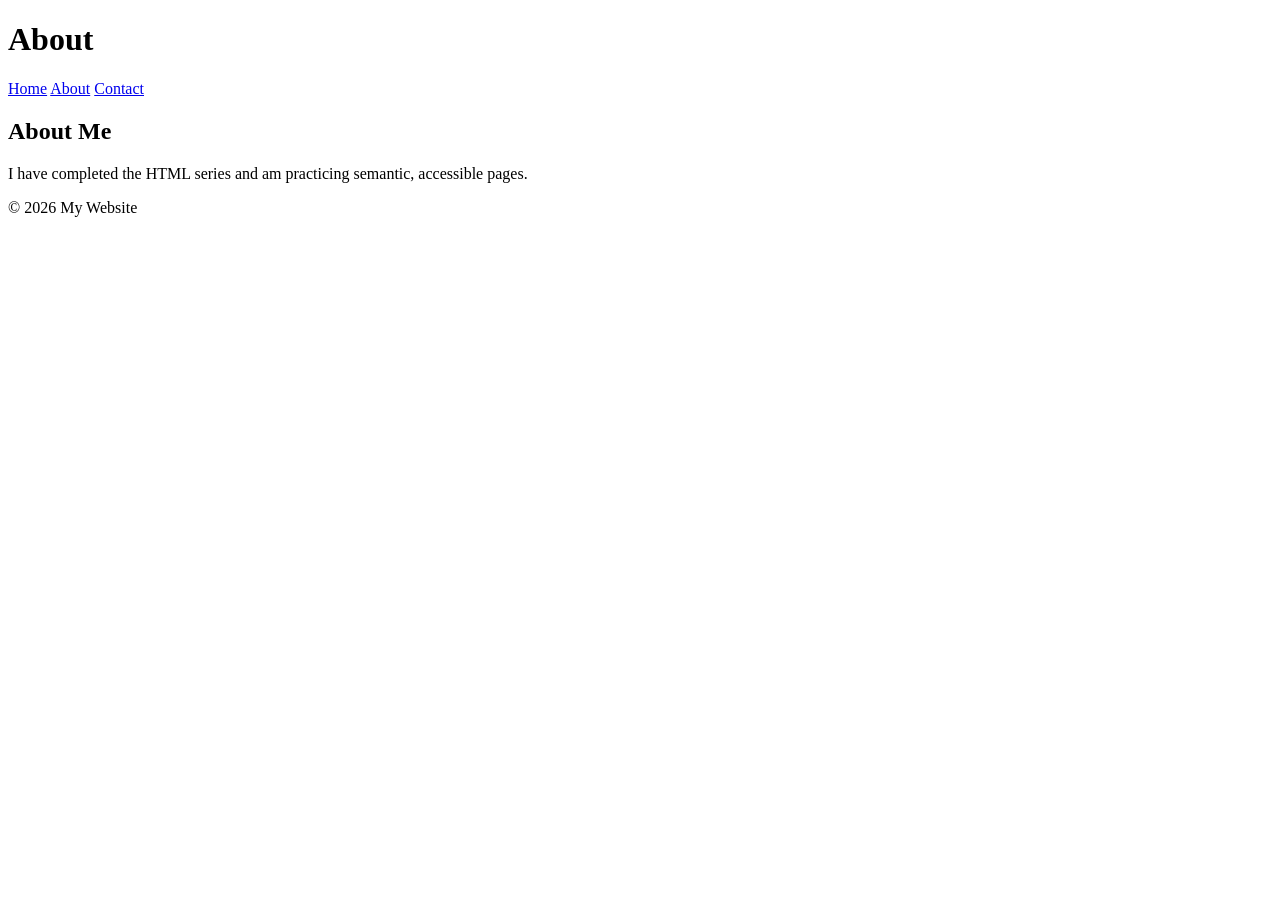
<file: html-revision/about.html>
<!DOCTYPE html>
<html lang="en">
<head>
    <meta charset="UTF-8">
    <meta name="viewport" content="width=device-width, initial-scale=1.0">
    <title>About | My HTML Portfolio</title>
    <meta name="description" content="About page for my HTML revision portfolio.">
</head>
<body>
    <header>
        <h1>About</h1>
        <nav aria-label="Main navigation">
            <a href="index.html">Home</a>
            <a href="about.html" aria-current="page">About</a>
            <a href="contact.html">Contact</a>
        </nav>
    </header>
    <main>
        <h2>About Me</h2>
        <p>I have completed the HTML series and am practicing semantic, accessible pages.</p>
    </main>
    <footer><p>&copy; 2026 My Website</p></footer>
</body>
</html>
</file>
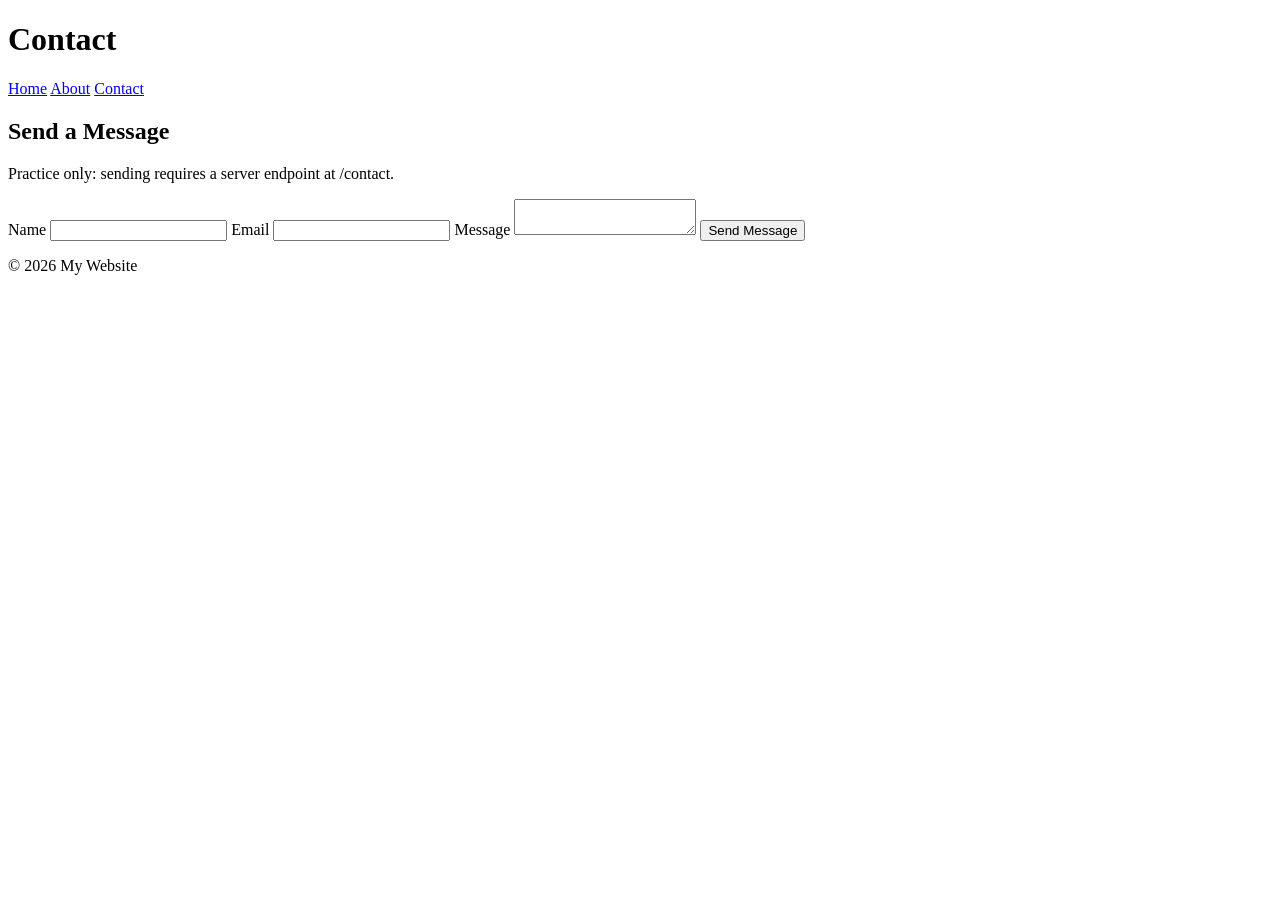
<file: html-revision/contact.html>
<!DOCTYPE html>
<html lang="en">
<head>
    <meta charset="UTF-8">
    <meta name="viewport" content="width=device-width, initial-scale=1.0">
    <title>Contact | My HTML Portfolio</title>
    <meta name="description" content="Contact page for my HTML revision portfolio.">
</head>
<body>
    <header>
        <h1>Contact</h1>
        <nav aria-label="Main navigation">
            <a href="index.html">Home</a>
            <a href="about.html">About</a>
            <a href="contact.html" aria-current="page">Contact</a>
        </nav>
    </header>
    <main>
        <h2>Send a Message</h2>
        <p>Practice only: sending requires a server endpoint at /contact.</p>
        <form action="/contact" method="post">
            <label for="name">Name</label>
            <input type="text" id="name" name="name"
                   minlength="3" maxlength="100" autocomplete="name" required>
        
            <label for="email">Email</label>
            <input type="email" id="email" name="email"
                   autocomplete="email" required>
        
            <label for="message">Message</label>
            <textarea id="message" name="message" required></textarea>
        
            <button type="submit">Send Message</button>
        </form>
    </main>
    <footer><p>&copy; 2026 My Website</p></footer>
</body>
</html>
</file>
<file: css-master-revision/css/style.css>
/* 1. Reset, variables, and base */
:root {
    --primary: #1c5749;
    --primary-dark: #103c32;
    --text: #18342d;
    --muted: #4c645c;
    --background: #f7f8f2;
    --surface: #fff;
    --line: #d1dbcf;
    --radius: 16px;
    --space: 1.5rem;
}
*, *::before, *::after {
    box-sizing: border-box;
}
body {
    margin: 0;
    font-family: Arial, sans-serif;
    font-size: 1rem;
    line-height: 1.65;
    background: var(--background);
    color: var(--text);
}
h1, h2, h3 {
    line-height: 1.15;
}
h1 {
    font-size: clamp(2.4rem, 1.4rem + 4vw, 5rem);
    letter-spacing: -0.04em;
}
h2 {
    font-size: clamp(1.8rem, 1.1rem + 2vw, 3rem);
    letter-spacing: -0.03em;
}
h3 {
    font-size: 1.3rem;
}
p {
    max-width: 65ch;
}
a {
    color: var(--primary);
    text-underline-offset: 0.25em;
}
a:hover {
    color: var(--primary-dark);
}
img {
    display: block;
    max-width: 100%;
    height: auto;
}
button, input, textarea {
    font: inherit;
}
:focus-visible {
    outline: 3px solid #914000;
    outline-offset: 4px;
}
section[id], main[id] {
    scroll-margin-top: 8rem;
}
.container {
    width: calc(100% - 2rem);
    max-width: 1120px;
    margin-inline: auto;
}
.section {
    padding-block: clamp(3rem, 6vw, 5rem);
}
.eyebrow {
    color: var(--primary);
    font-size: 0.8rem;
    font-weight: 700;
    letter-spacing: 0.09em;
    text-transform: uppercase;
}
.section-title {
    position: relative;
    padding-bottom: 1rem;
    margin-top: 0.75rem;
}
.section-title::after {
    content: "";
    position: absolute;
    left: 0;
    bottom: 0;
    width: 3rem;
    height: 3px;
    background: var(--primary);
}

/* 2. Navigation and hero */
.skip-link {
    position: fixed;
    top: 0.5rem;
    left: 1rem;
    z-index: 20;
    padding: 0.75rem;
    background: white;
    transform: translateY(-200%);
}
.skip-link:focus {
    transform: translateY(0);
}
.site-header {
    position: sticky;
    top: 0;
    z-index: 10;
    background: var(--background);
    border-bottom: 1px solid var(--line);
}
.nav {
    display: flex;
    flex-wrap: wrap;
    justify-content: space-between;
    align-items: center;
    gap: 0.5rem 2rem;
    padding-block: 0.75rem;
}
.nav__brand {
    font-size: 1.6rem;
    font-weight: 700;
    text-decoration: none;
}
.nav__brand > span {
    color: #914000;
}
.nav__links {
    display: flex;
    flex-wrap: wrap;
    gap: 0.25rem 1rem;
}
.nav__links a {
    display: inline-block;
    padding-block: 0.5rem;
    text-decoration: none;
    font-weight: 700;
}
.nav__links a:hover {
    text-decoration: underline;
}
.hero {
    min-height: 65vh;
    min-height: 65svh;
    display: grid;
    align-items: center;
    padding-block: 4rem;
    background: linear-gradient(120deg, #e7efdb, #f7f8f2);
}
.hero h1 {
    max-width: 13ch;
    margin-block: 1rem;
    animation: appear 0.5s ease;
}
.hero__intro {
    max-width: 50ch;
    color: var(--muted);
    font-size: 1.15rem;
    margin-bottom: 2rem;
}
.hero__secondary {
    display: inline-block;
    margin: 1rem;
}

/* 3. Reusable components */
.btn {
    display: inline-flex;
    justify-content: center;
    align-items: center;
    gap: 1rem;
    padding: 0.85rem 1.25rem;
    border: 0;
    border-radius: 8px;
    color: white;
    background: var(--primary);
    font-weight: 700;
    text-decoration: none;
    cursor: pointer;
    transition: background-color 0.2s ease, transform 0.2s ease;
}
.btn:hover {
    color: white;
    background: var(--primary-dark);
    transform: translateY(-2px);
}
.card-grid {
    display: grid;
    grid-template-columns: repeat(auto-fit, minmax(min(100%, 260px), 1fr));
    gap: var(--space);
    margin-top: 2rem;
}
.card {
    position: relative;
    min-width: 0;
    padding: var(--space);
    border: 1px solid var(--line);
    border-radius: var(--radius);
    background: var(--surface);
    box-shadow: 0 8px 24px rgb(24 52 45 / 0.04);
    transition: transform 0.2s ease;
}
.card:hover {
    transform: translateY(-3px);
}
.card > p:last-child {
    margin-bottom: 0;
}
.card__title {
    margin-top: 1rem;
}
.card__number {
    color: var(--primary);
    font-weight: 700;
}
.card--featured {
    padding-top: 3rem;
    border-color: var(--primary);
}
.card__badge {
    position: absolute;
    top: 0.75rem;
    right: 0.75rem;
    padding: 0.15rem 0.65rem;
    border-radius: 2rem;
    background: #e7efdb;
    color: var(--primary-dark);
    font-size: 0.8rem;
    font-weight: 700;
}
summary {
    cursor: pointer;
    color: var(--primary);
    font-weight: 700;
    padding-block: 0.5rem;
}
details[open] summary {
    text-decoration: underline;
}

/* 4. About and form layouts */
.about, .contact {
    display: grid;
    gap: 2rem;
    align-items: center;
}
.about__image {
    width: 100%;
    border-radius: var(--radius);
}
.contact {
    border-top: 1px solid var(--line);
    align-items: start;
}
.contact-form {
    display: grid;
    gap: 1rem;
    min-width: 0;
}
.field {
    display: grid;
    gap: 0.4rem;
    min-width: 0;
}
label {
    font-weight: 700;
}
input, textarea {
    width: 100%;
    min-width: 0;
    padding: 0.75rem;
    border: 1px solid #64766c;
    border-radius: 8px;
    color: var(--text);
    background: white;
}
input[type="email"] {
    border-bottom-width: 2px;
}
input:focus, textarea:focus {
    border-color: var(--primary);
    outline: 3px solid #914000;
    outline-offset: 2px;
}
textarea {
    resize: vertical;
}
.site-footer {
    padding-block: 1.5rem;
    border-top: 1px solid var(--line);
}
.footer-layout {
    display: flex;
    flex-wrap: wrap;
    justify-content: space-between;
    align-items: center;
    gap: 1rem;
}

/* 5. Content-driven enhancements and motion */
@media (min-width: 48rem) {
    .about, .contact {
        grid-template-columns: minmax(0, 1fr) minmax(0, 1fr);
        gap: 3rem;
    }
    .contact-form {
        grid-template-columns: repeat(2, minmax(0, 1fr));
    }
    .field--full {
        grid-column: 1 / -1;
    }
}
@media (min-width: 64rem) {
    .nav {
        padding-block: 1rem;
    }
    .hero {
        padding-block: 5rem;
    }
}
@keyframes appear {
    from {
        opacity: 0;
        transform: translateY(12px);
    }
    to {
        opacity: 1;
        transform: translateY(0);
    }
}
@media (prefers-reduced-motion: reduce) {
    .hero h1 {
        animation: none;
    }
    .btn, .card {
        transition: none;
    }
    .btn:hover, .card:hover {
        transform: none;
    }
}
</file>
